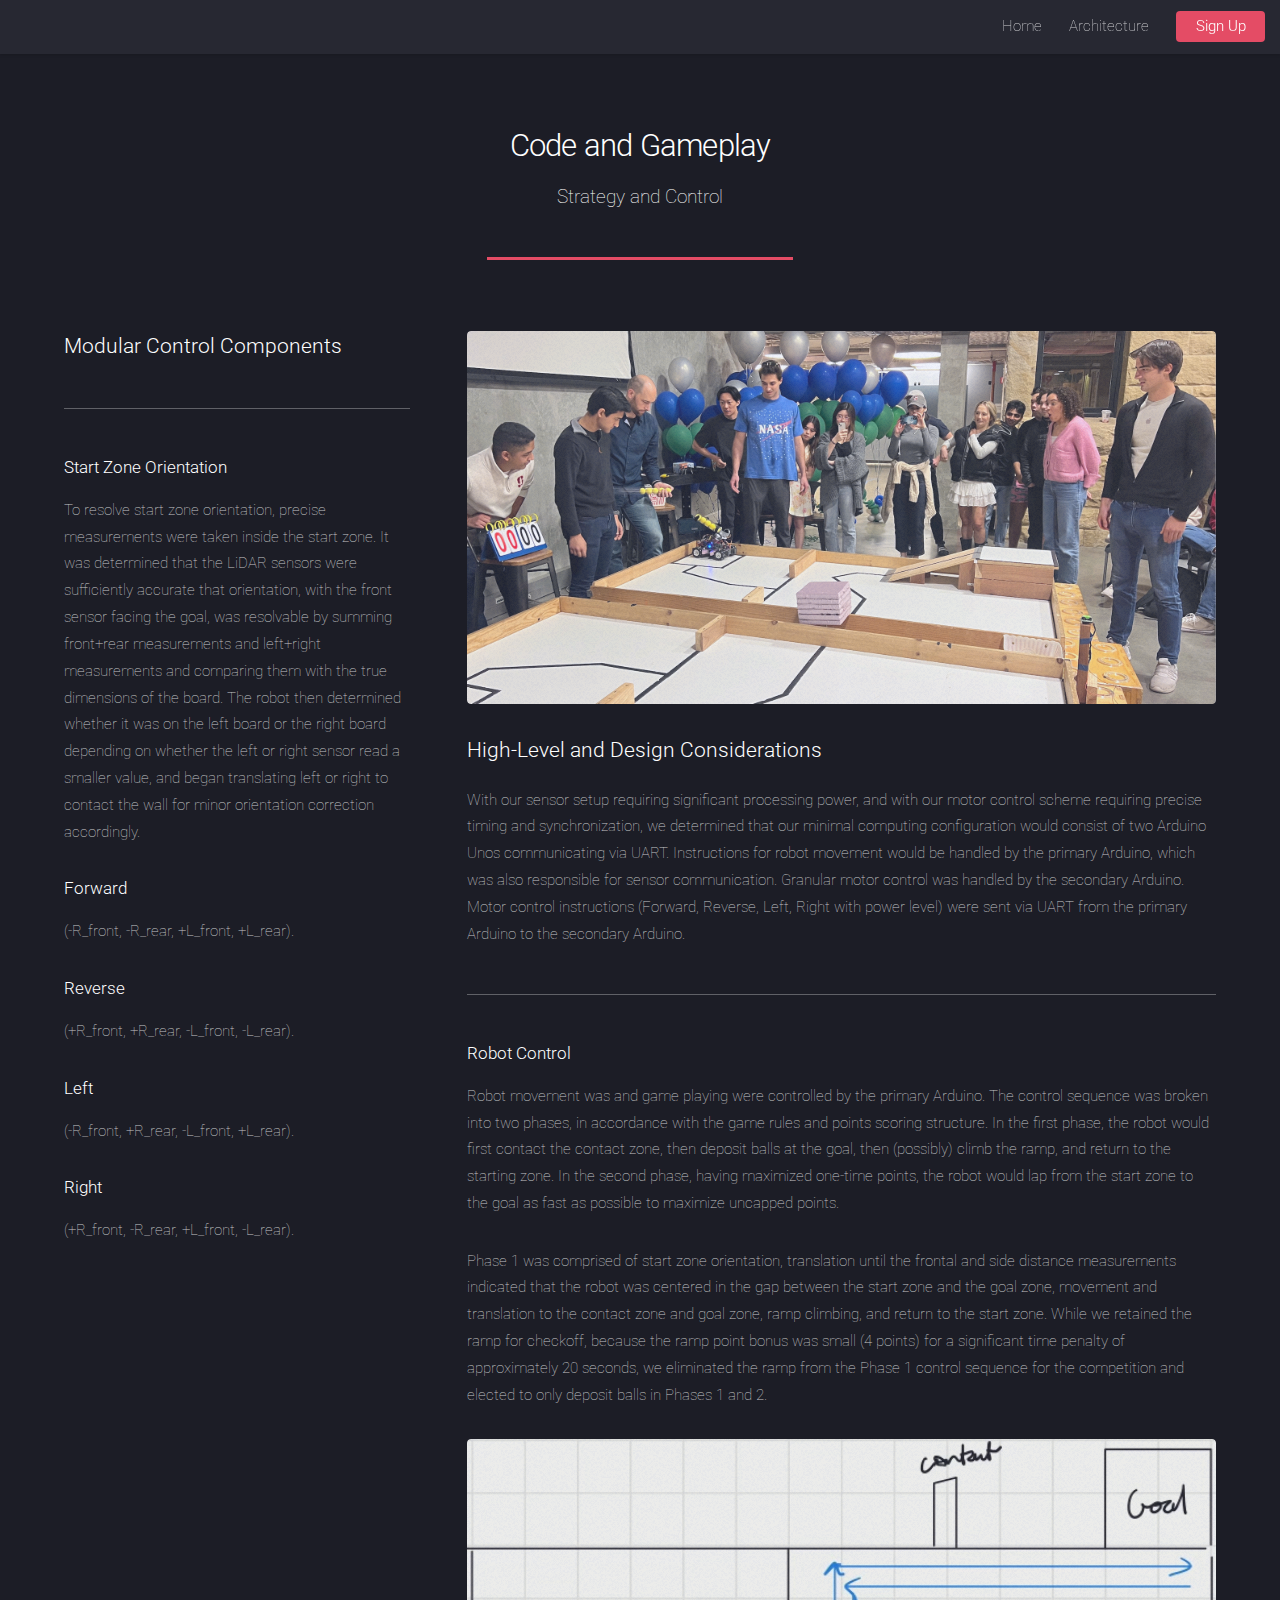
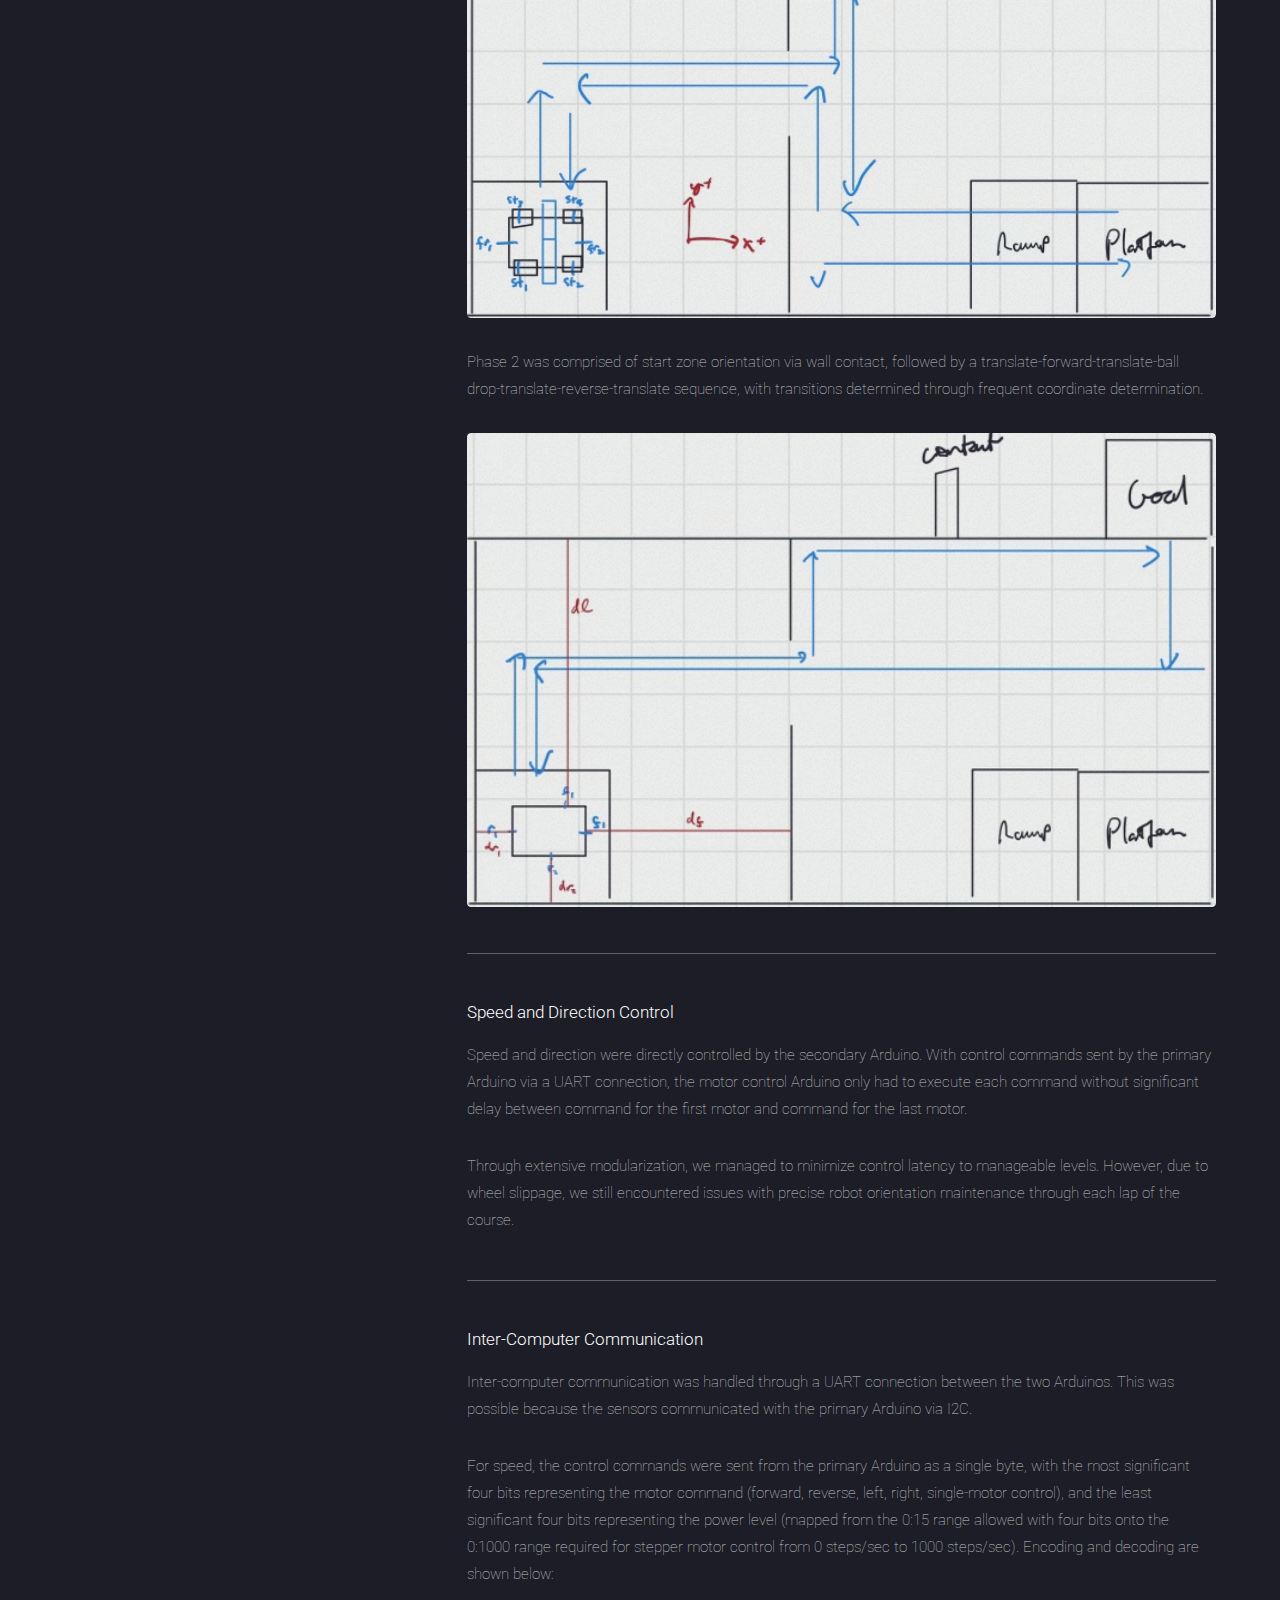
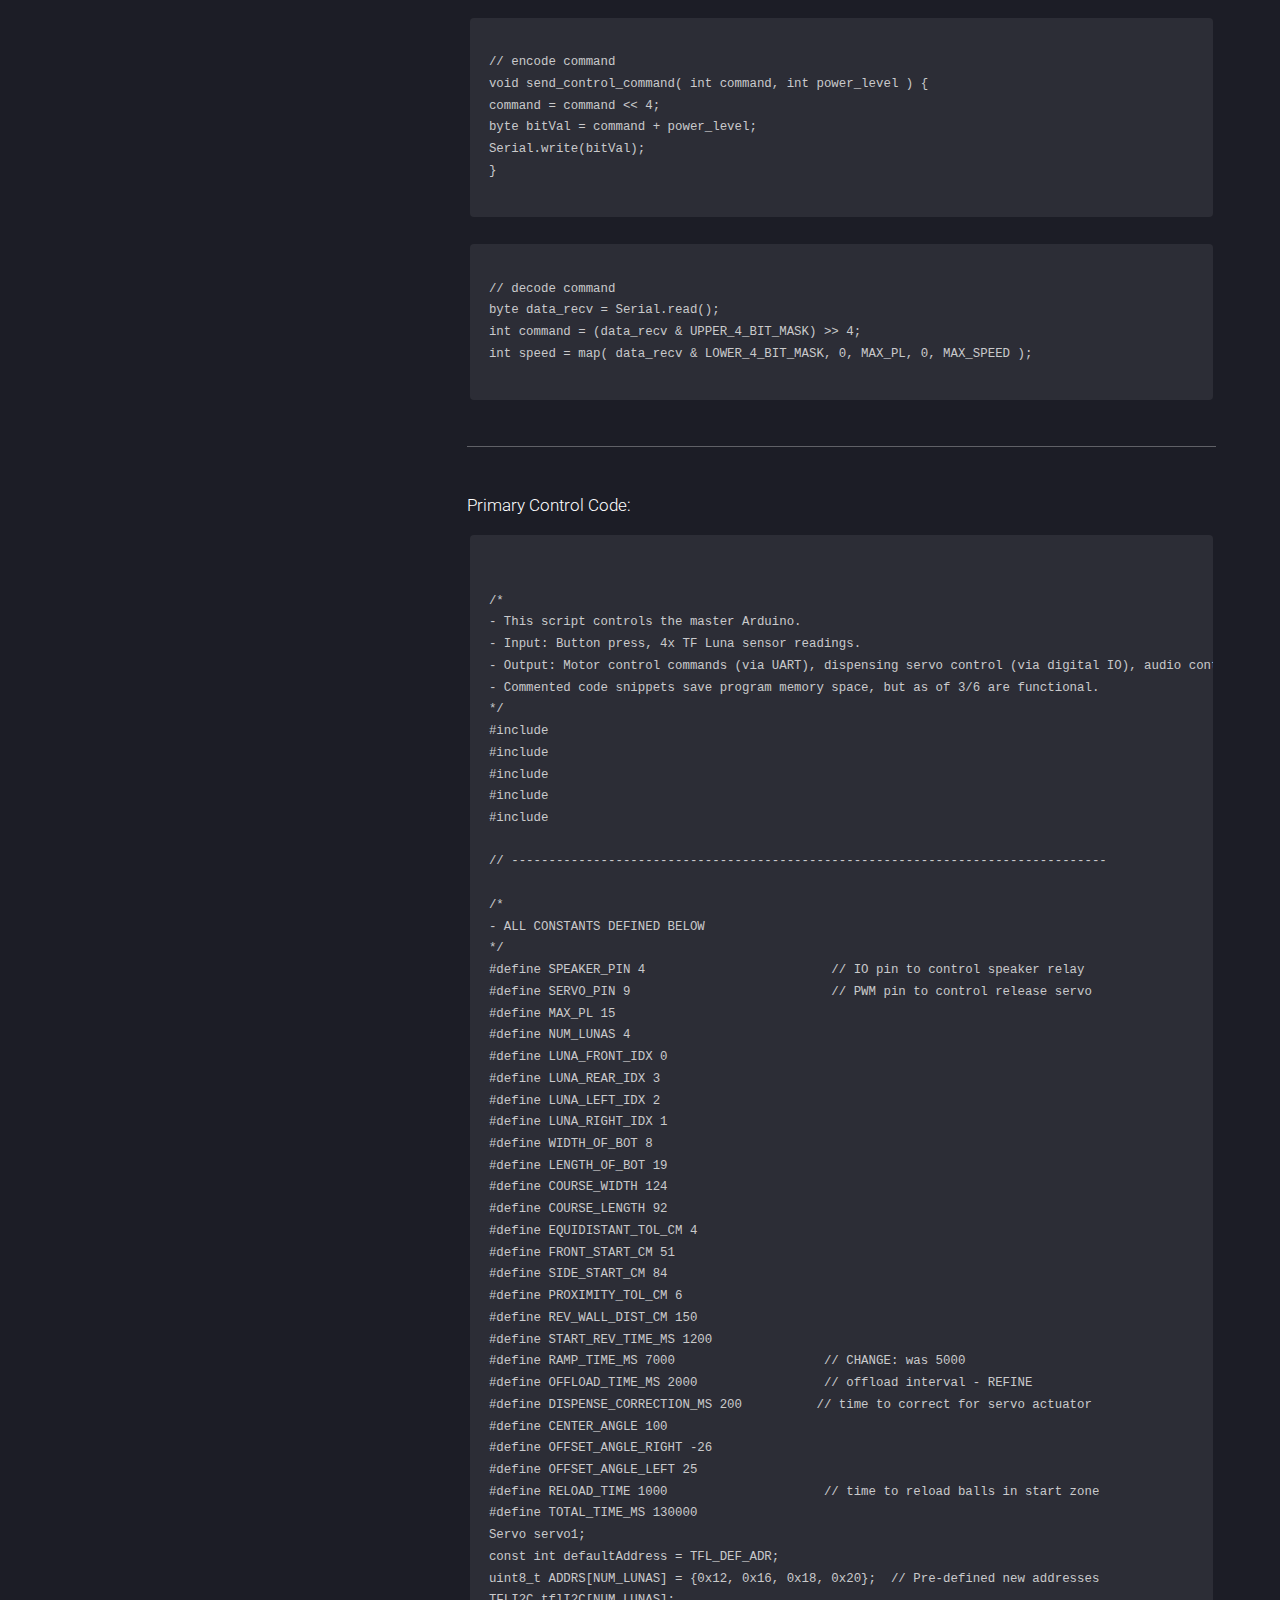
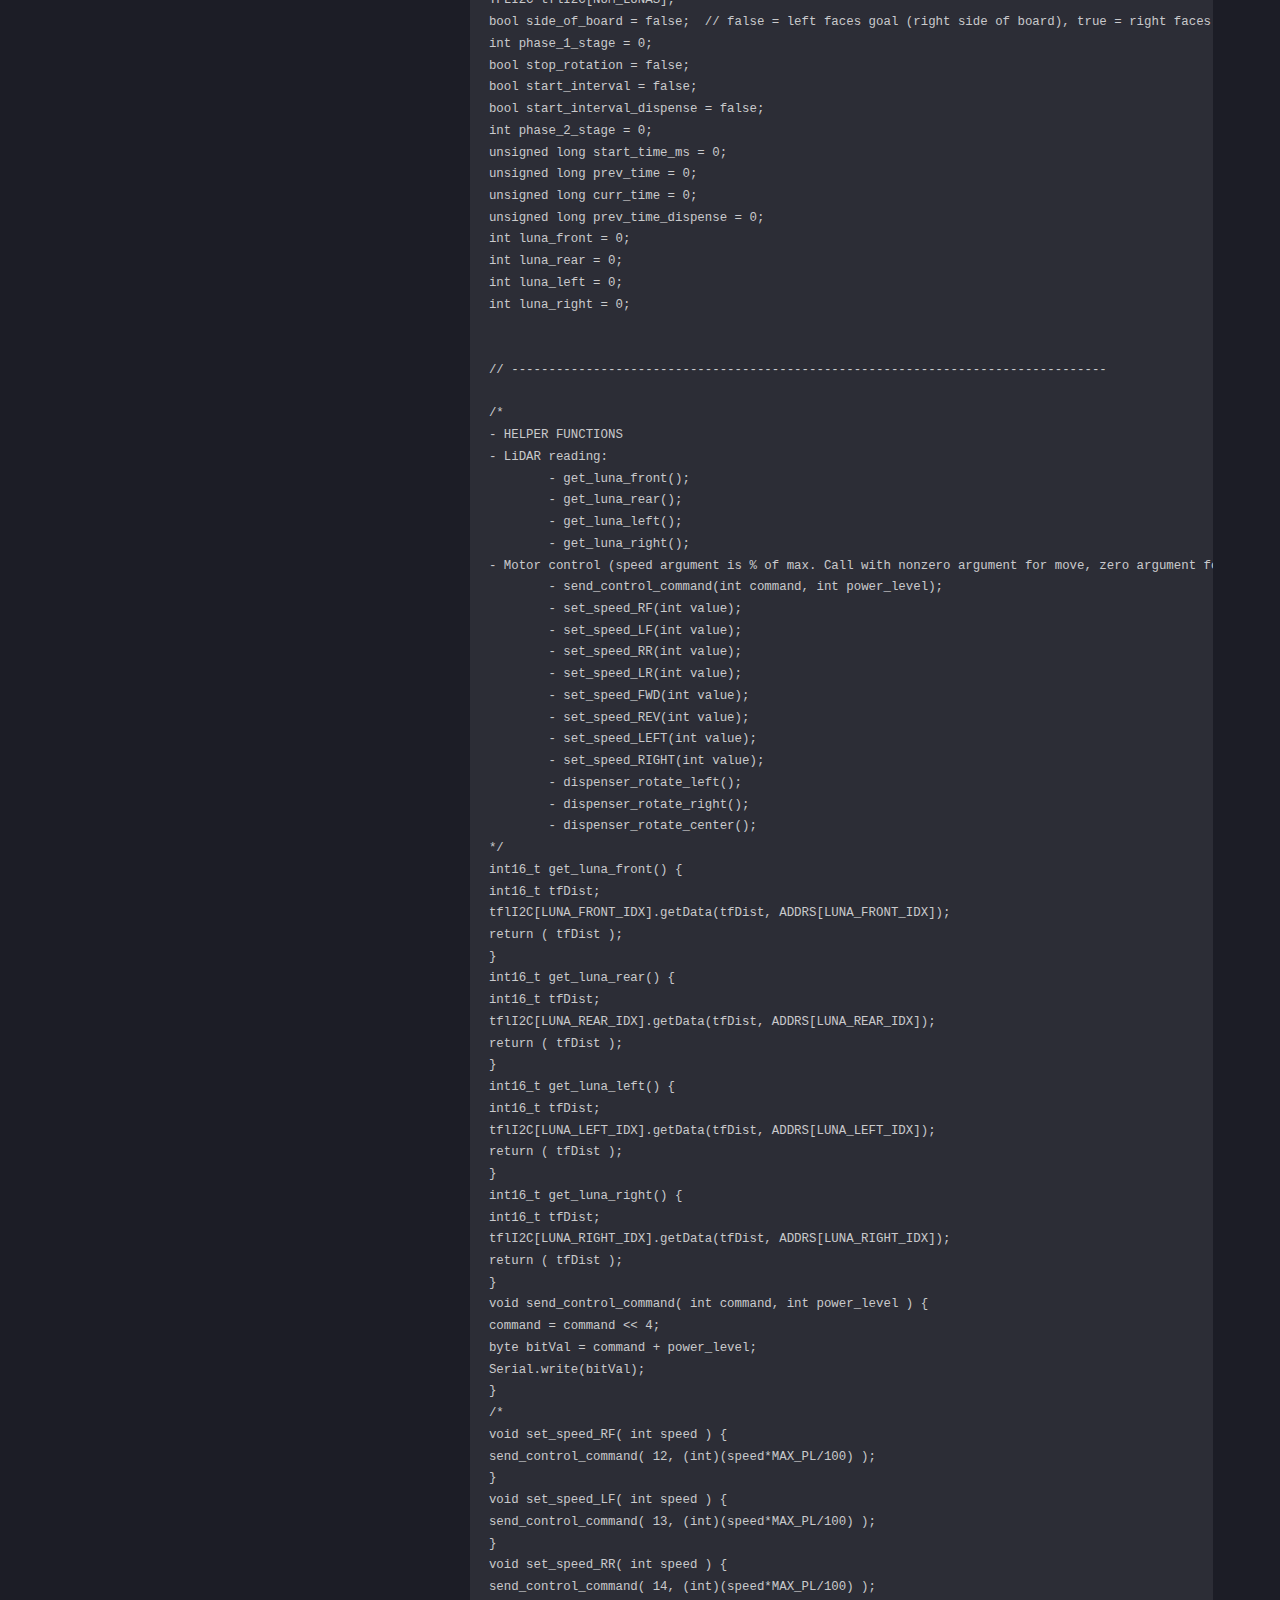
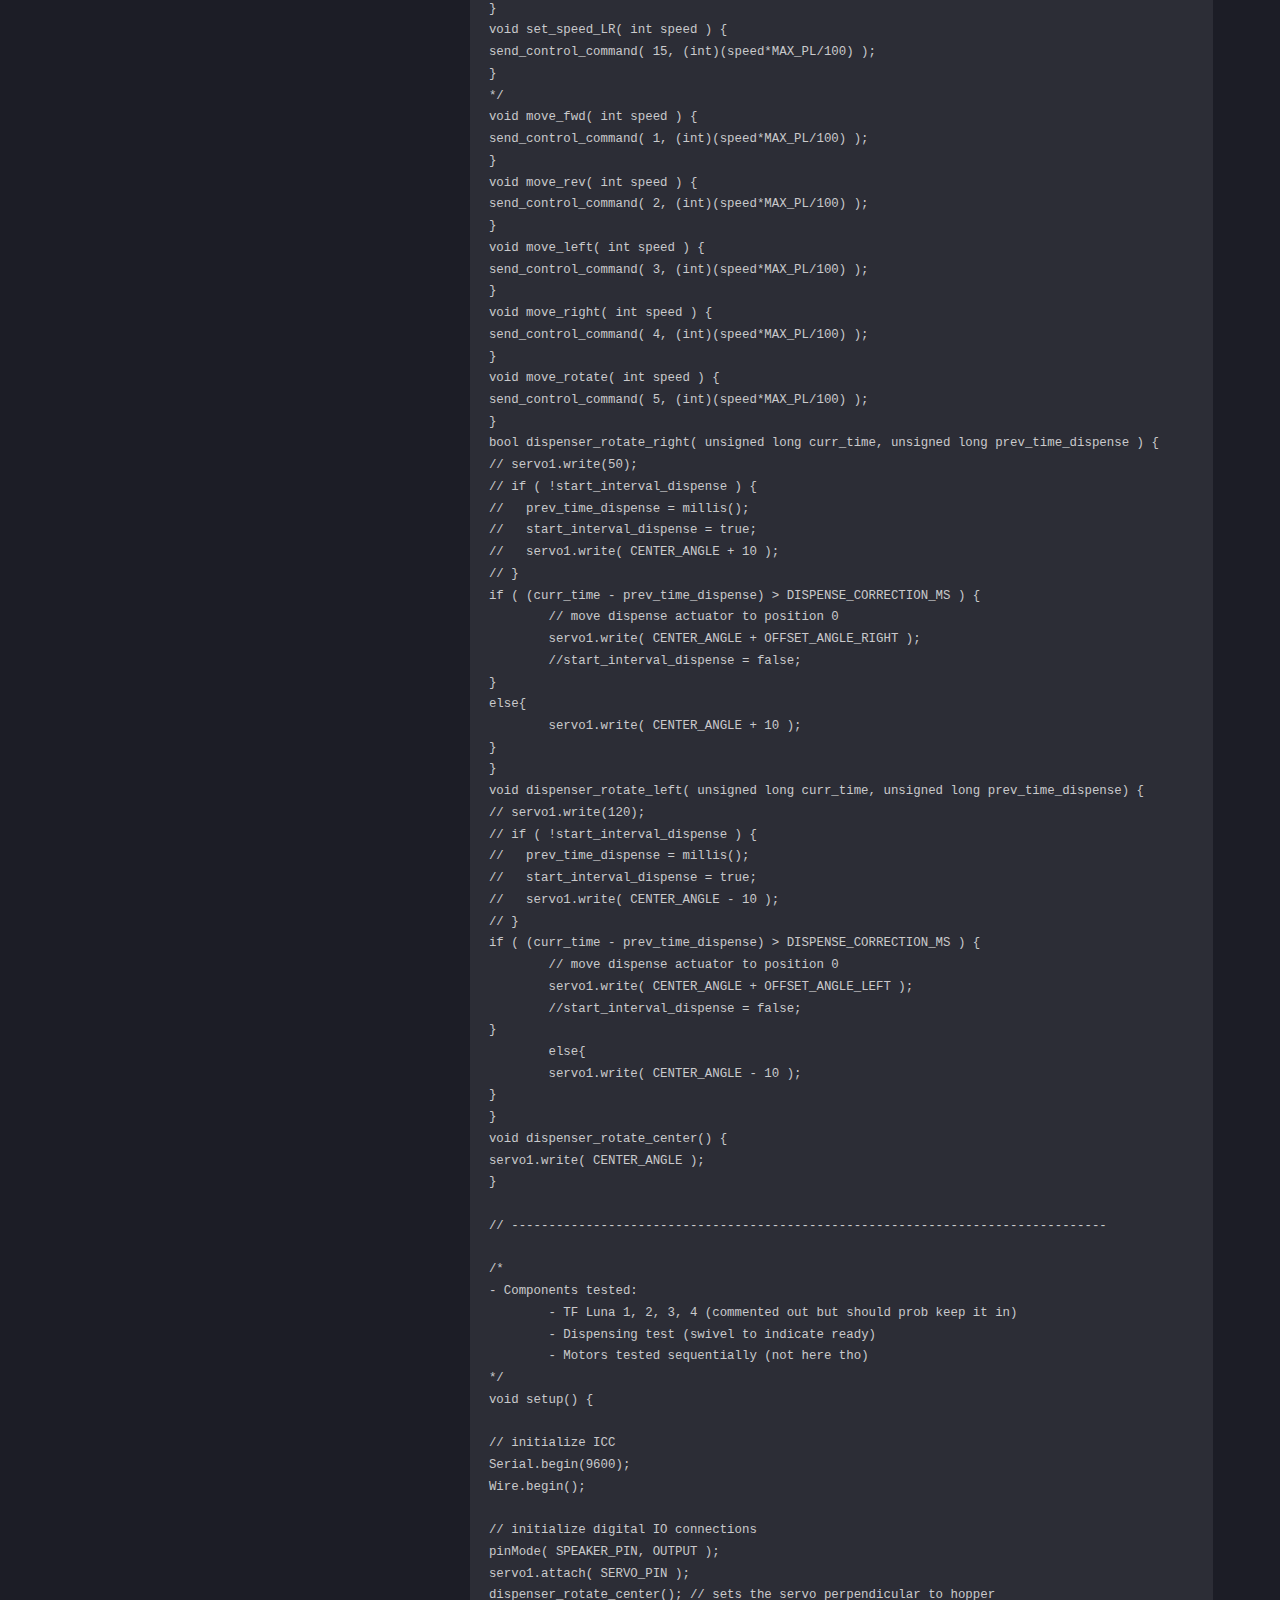
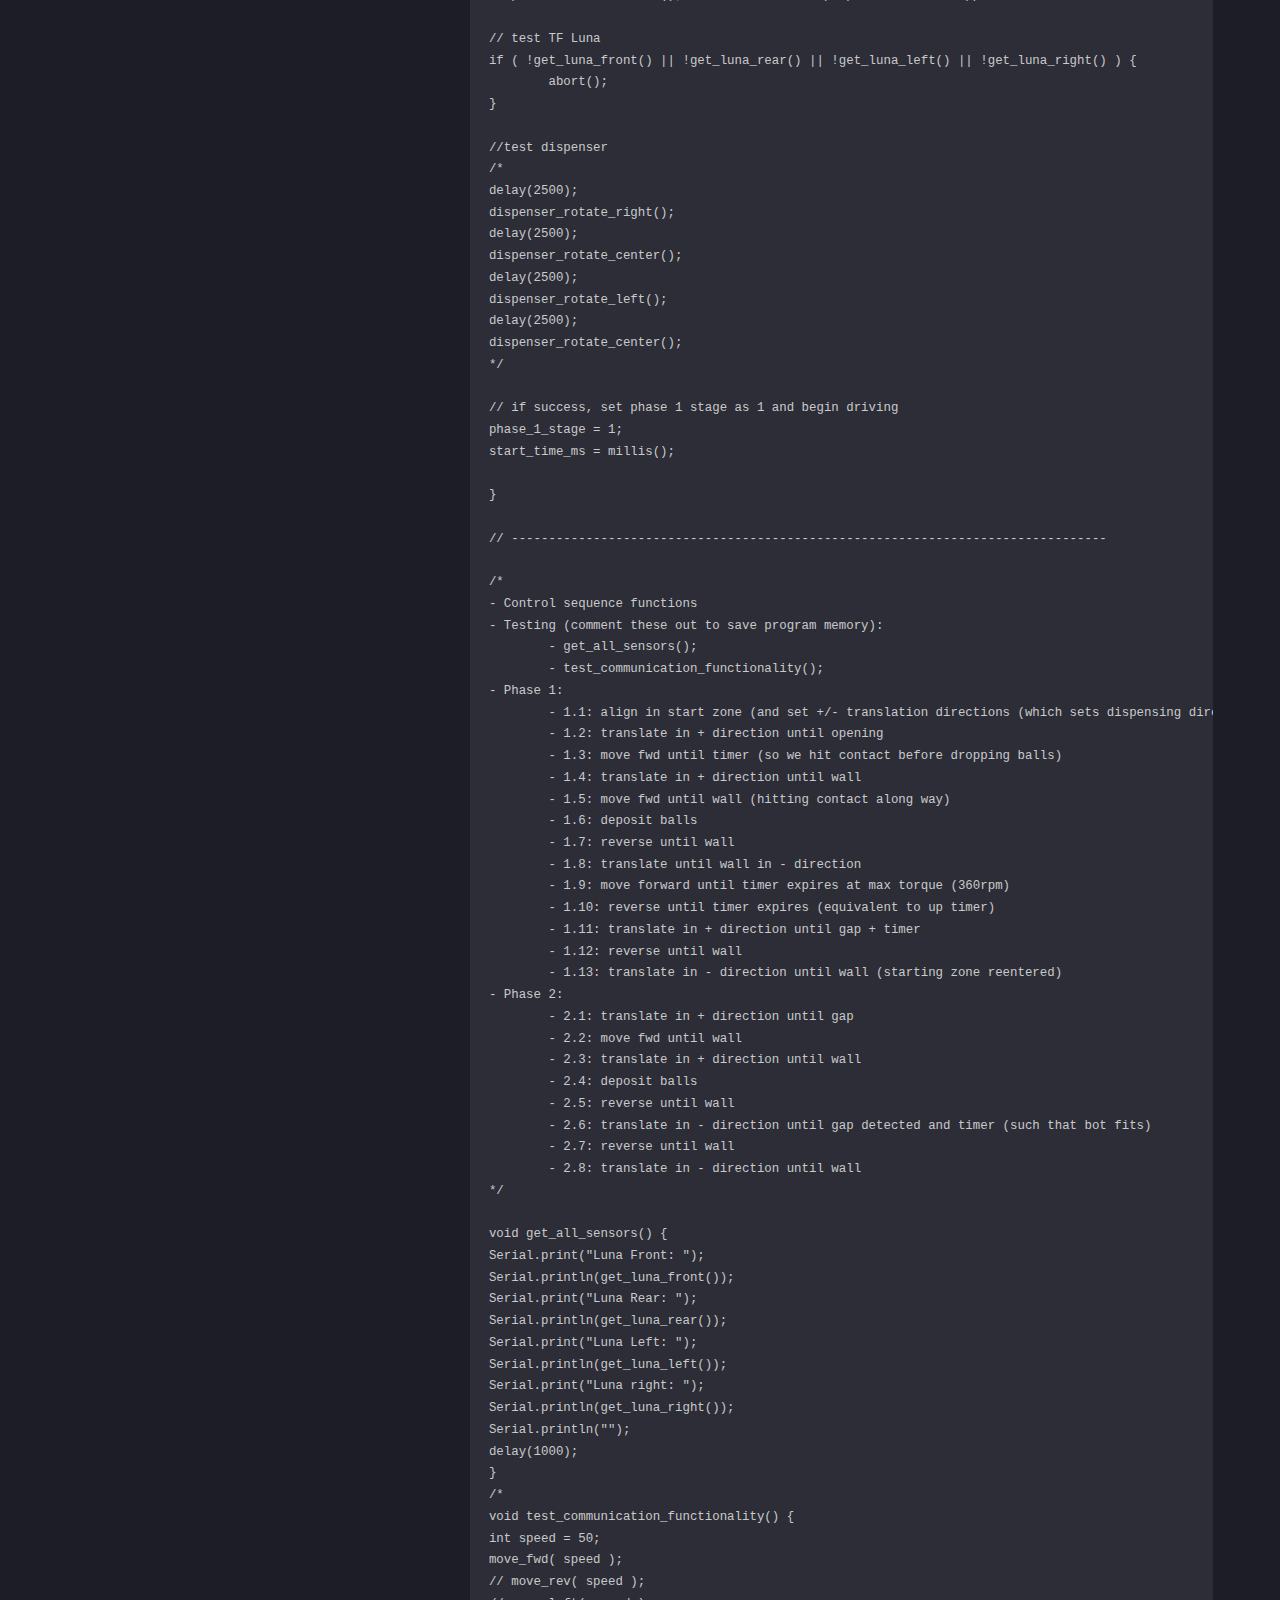
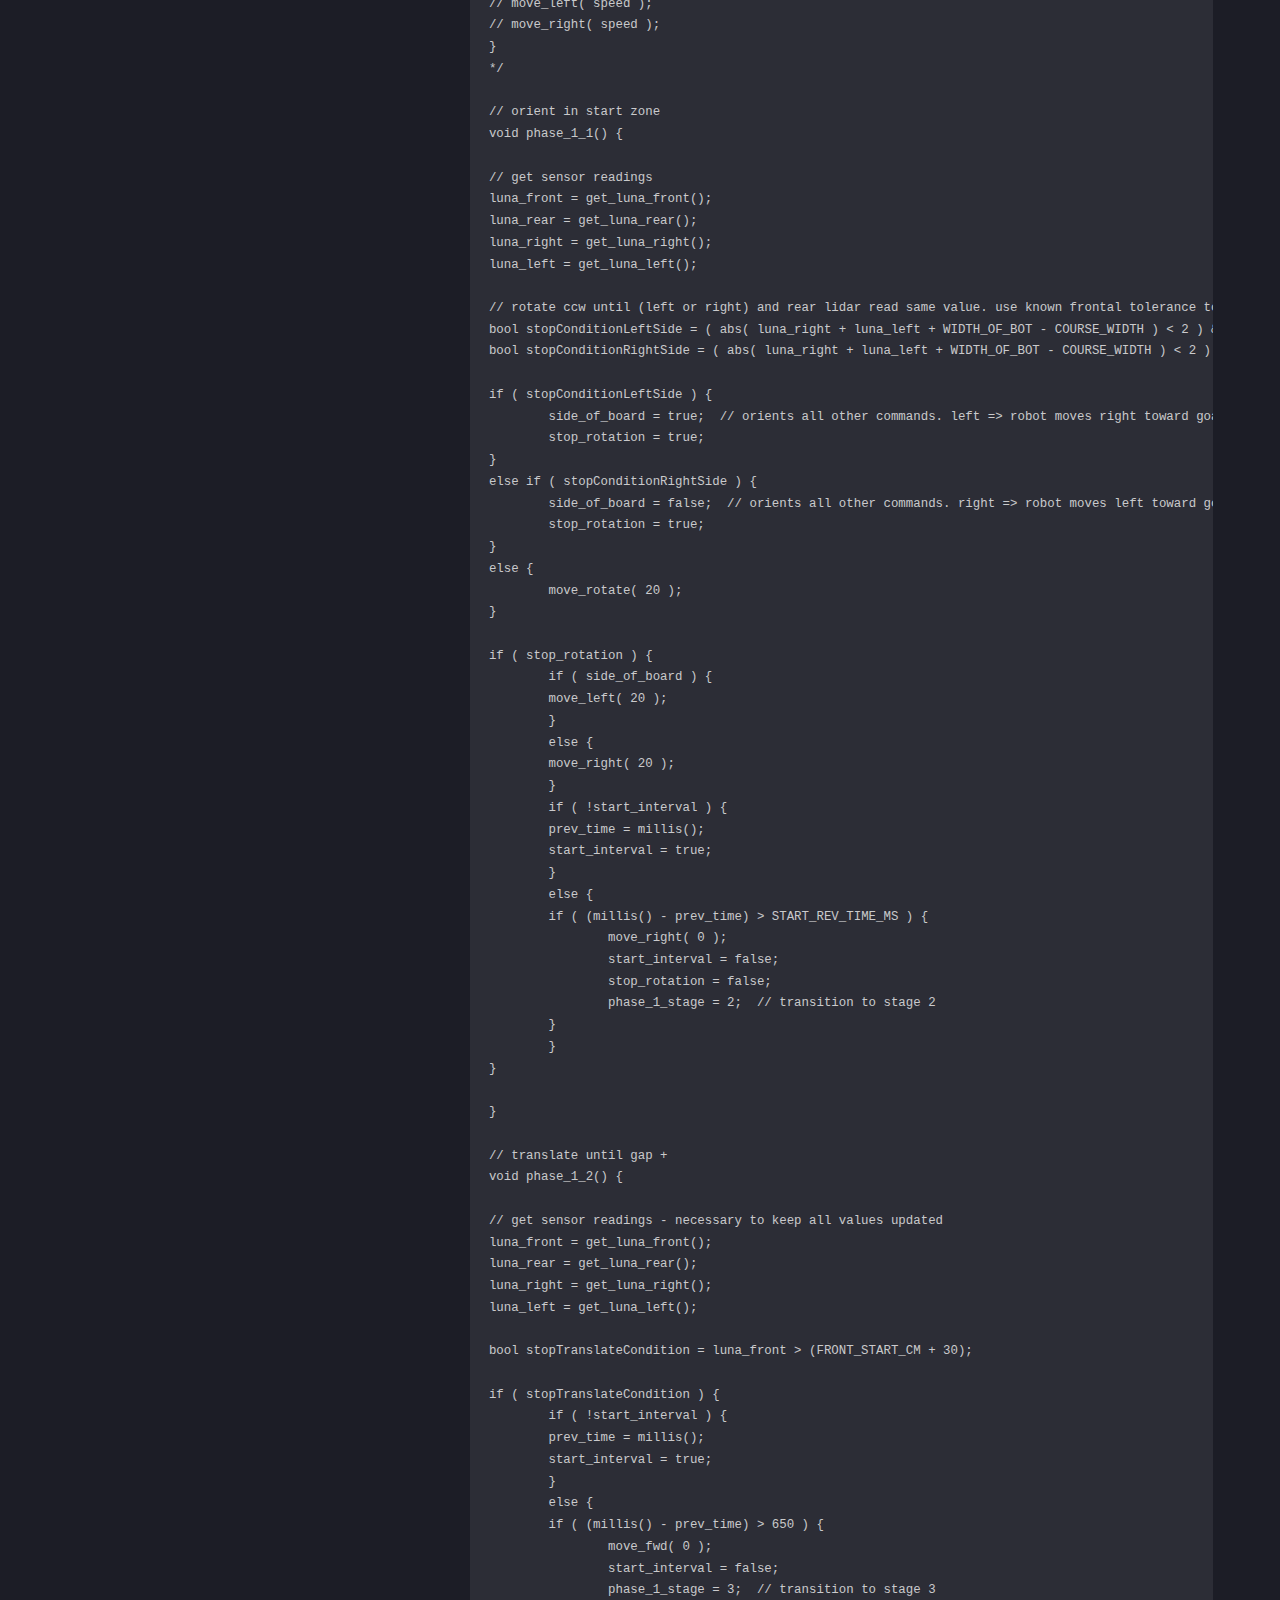
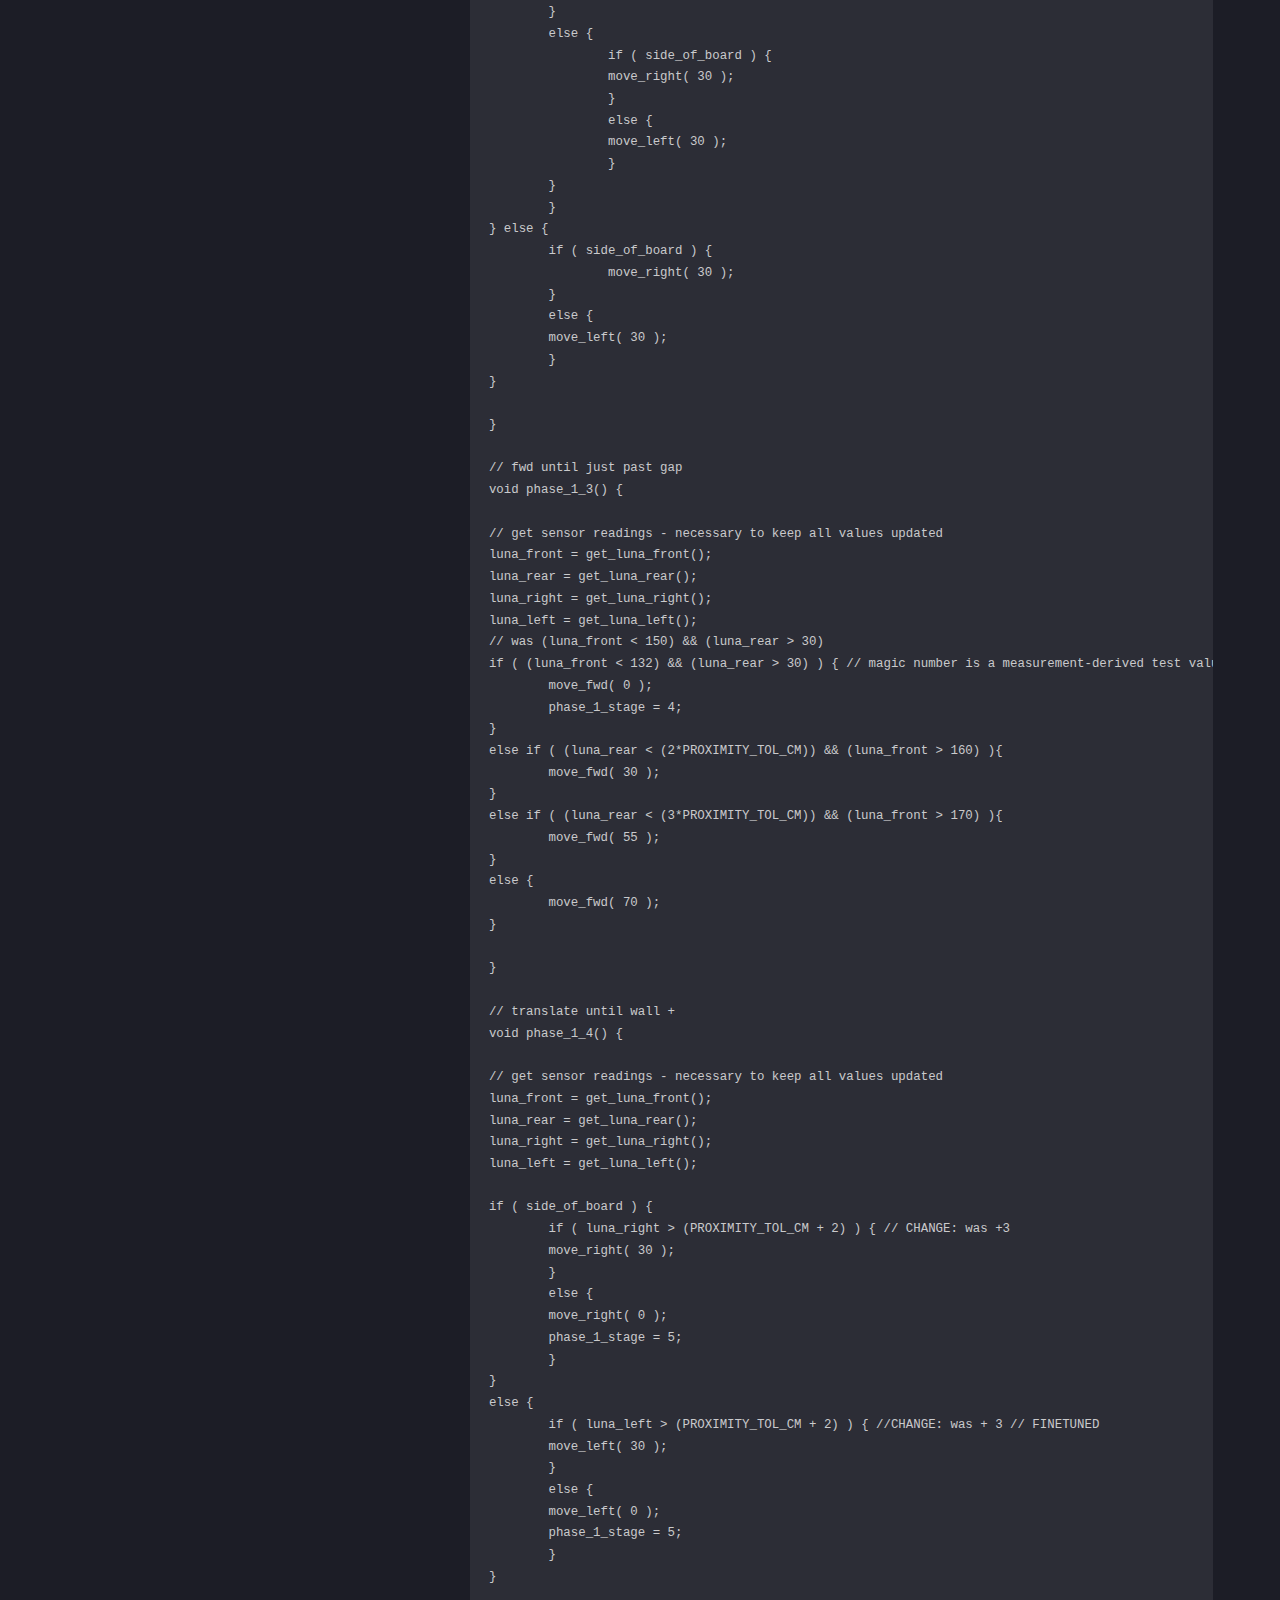
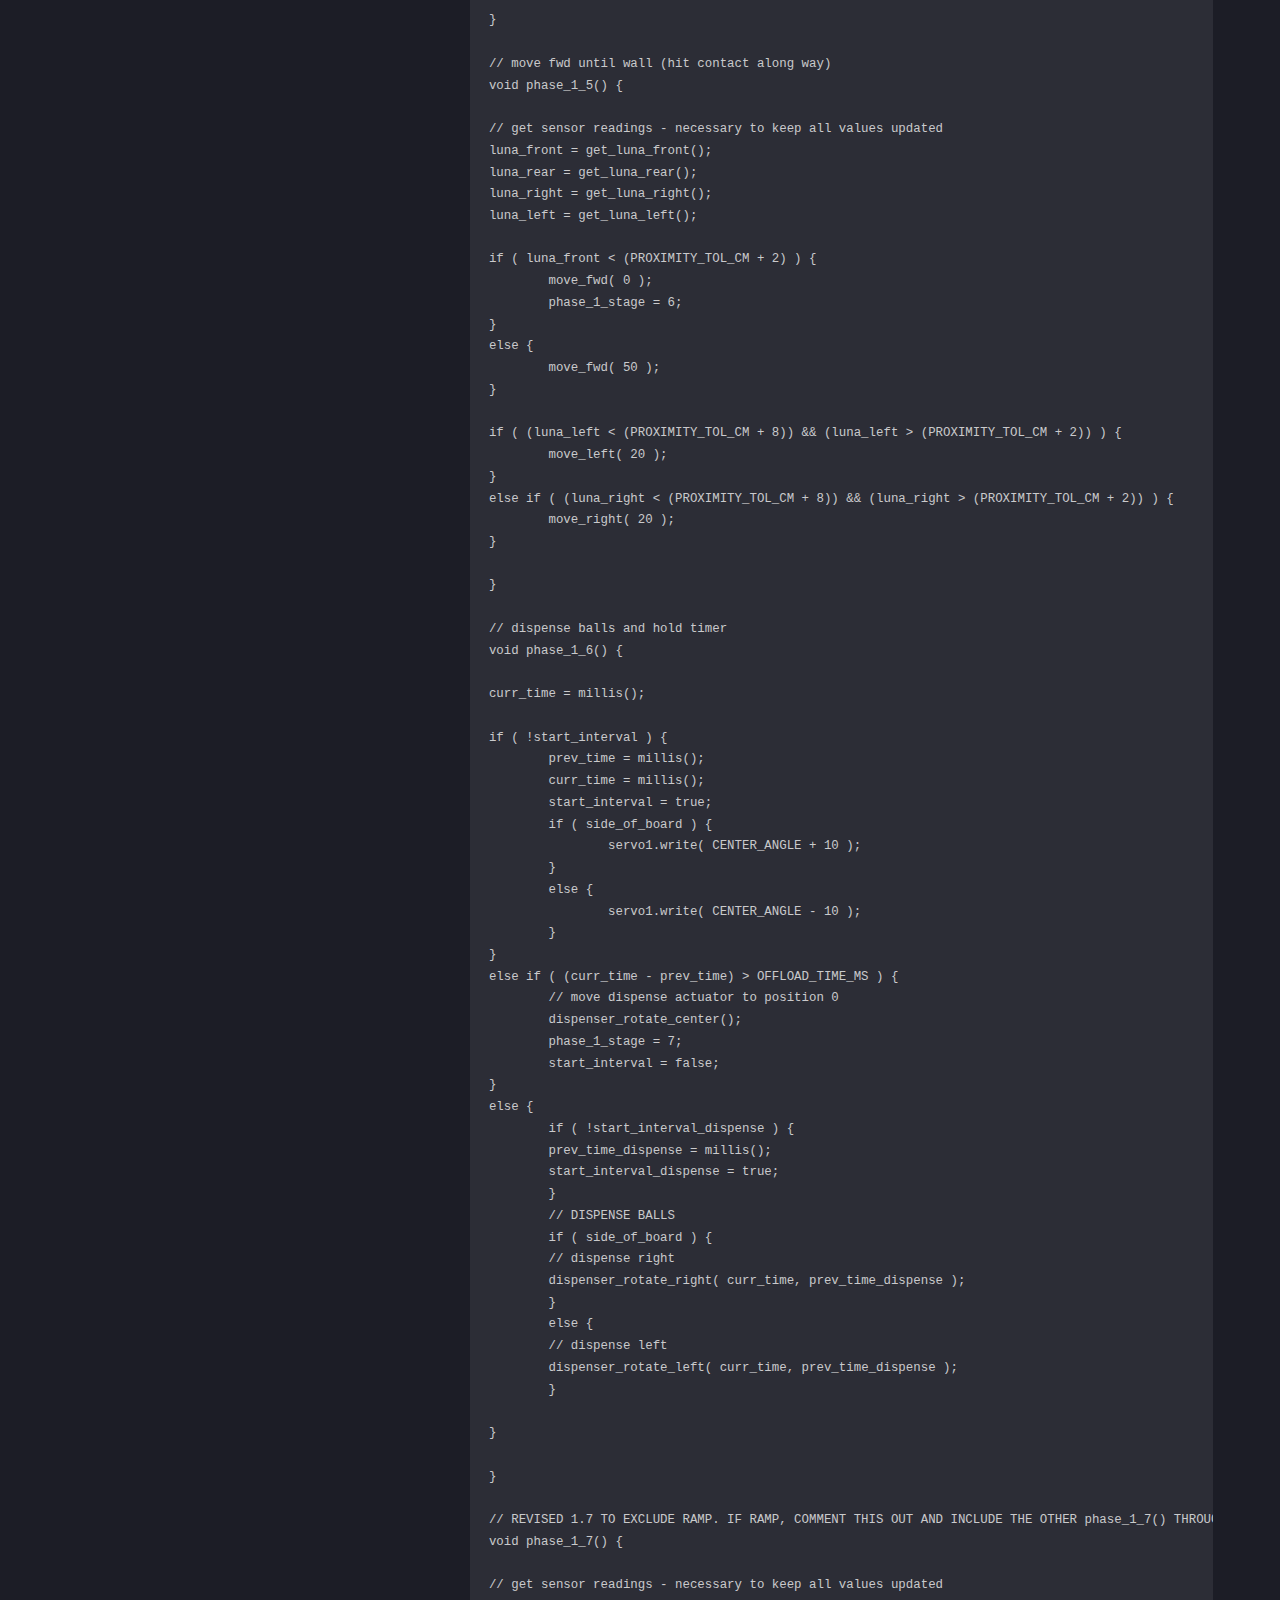
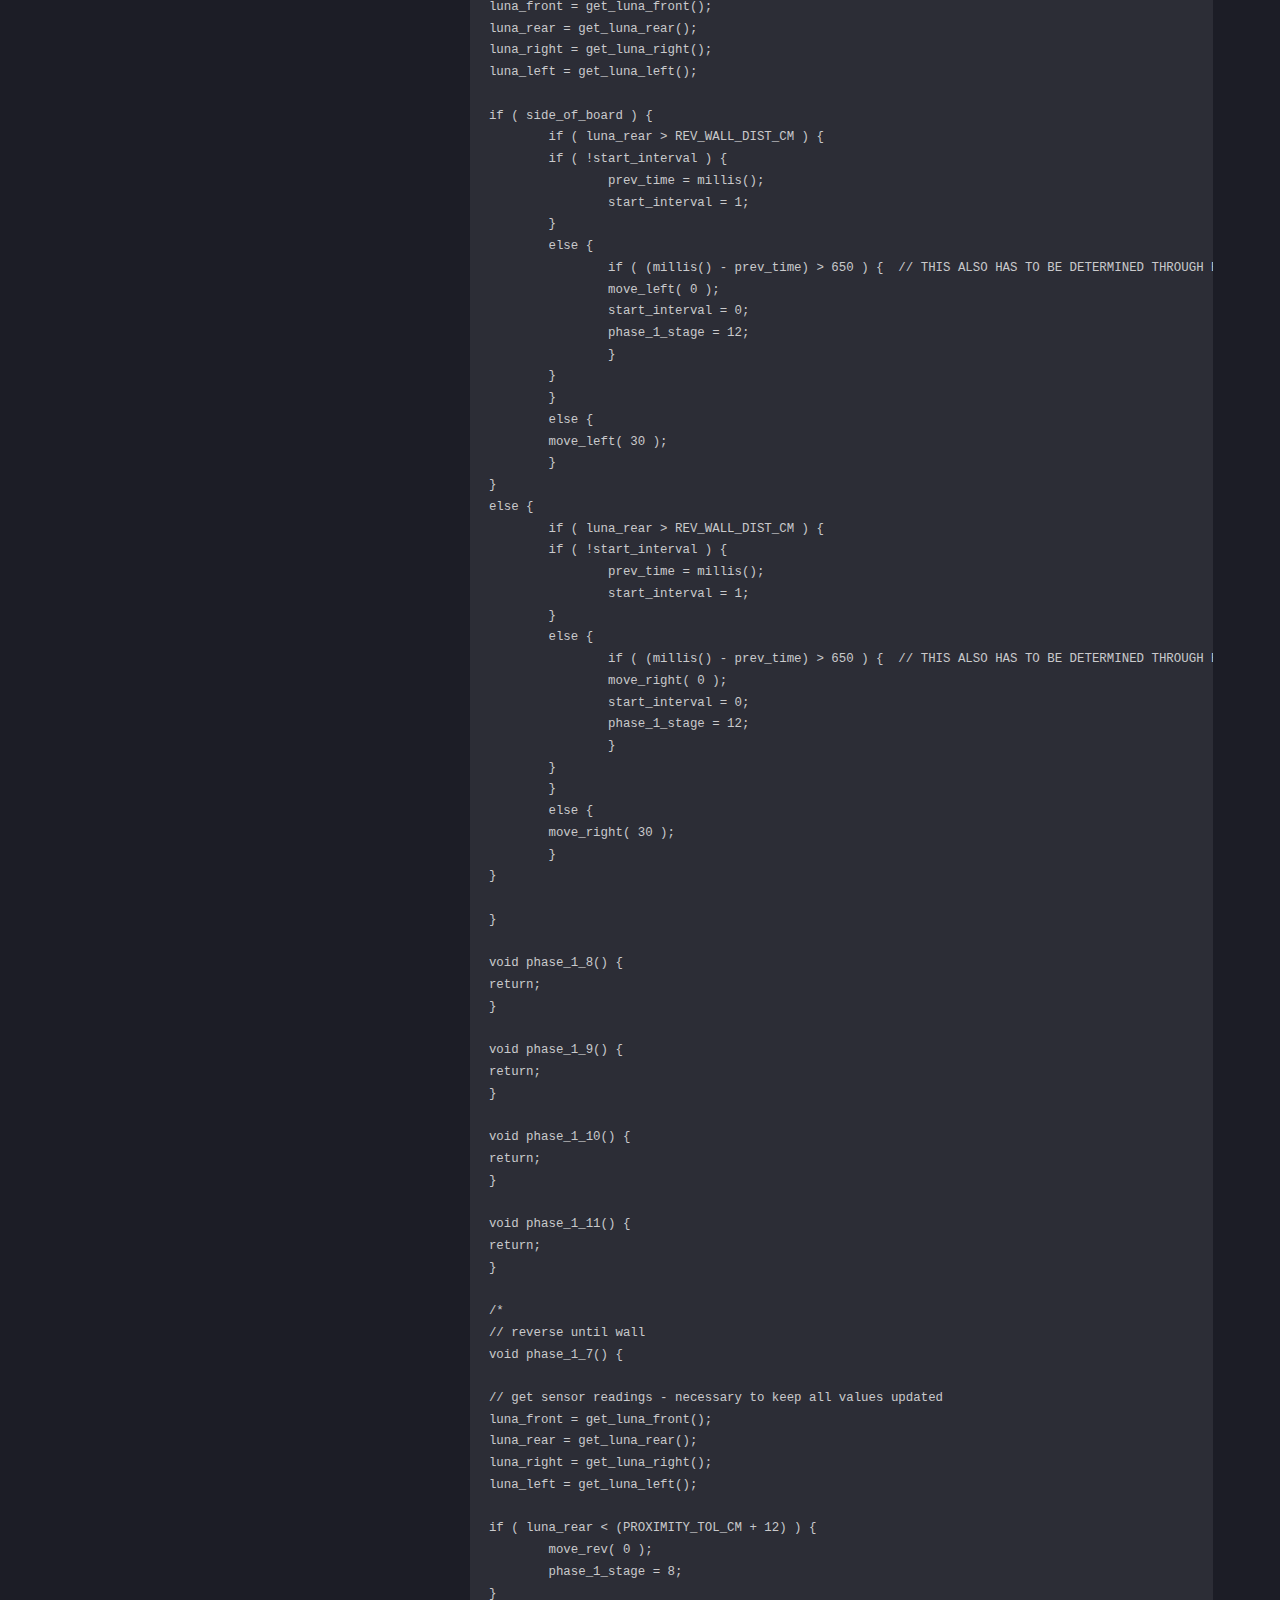
<file: code.html>
<!DOCTYPE HTML>
<html>

<head>
	<title>Code</title>
	<meta charset="utf-8" />
	<meta name="viewport" content="width=device-width, initial-scale=1, user-scalable=no" />
	<link rel="stylesheet" href="assets/css/main.css" />
	<noscript>
		<link rel="stylesheet" href="assets/css/noscript.css" />
	</noscript>
</head>

<body class="is-preload">
	<div id="page-wrapper">

		<!-- Header -->
		<header id="header">
			<!--
			<h1 id="logo"><a href="index.html">Palo Alto Dynamics</a></h1>
			-->
			<nav id="nav">
				<ul>
					<li><a href="index.html">Home</a></li>
					<li>
						<a href="#">Architecture</a>
						<ul>
							<li><a href="chassis.html">Chassis</a></li>
							<li><a href="drive.html">Drive</a></li>
							<li><a href="payload.html">Payload</a></li>
							<li><a href="sensing.html">Sensing</a></li>
							<li><a href="code.html">Control</a></li>
						</ul>
					</li>
					<li><a href="https://www.youtube.com/watch?v=dQw4w9WgXcQ&ab_channel=RickAstley"
							class="button primary">Sign Up</a></li>
				</ul>
			</nav>
		</header>

		<!-- Main -->
		<div id="main" class="wrapper style1">
			<div class="container">
				<header class="major">
					<h2>Code and Gameplay</h2>
					<p>Strategy and Control</p>
					<!--
					<p>Ipsum dolor feugiat aliquam tempus sed magna lorem consequat accumsan</p>
					-->
				</header>
				<div class="row gtr-150">
					<div class="col-4 col-12-medium">

						<!-- Sidebar -->
						<section id="sidebar">
							<h3>Modular Control Components</h3>
							<hr />
							<section>
								<h4>Start Zone Orientation</h4>
								<p>To resolve start zone orientation, precise measurements were taken inside the start
									zone. It was determined that the LiDAR sensors were sufficiently accurate that
									orientation, with the front sensor facing the goal, was resolvable by summing
									front+rear measurements and left+right measurements and comparing them with the true
									dimensions of the board. The robot then determined whether it was on the left board
									or the right board depending on whether the left or right sensor read a smaller
									value, and began translating left or right to contact the wall for minor orientation
									correction accordingly.
								</p>
								<h4>Forward</h4>
								<p>(-R_front, -R_rear, +L_front, +L_rear).</p>
								<h4>Reverse</h4>
								<p>(+R_front, +R_rear, -L_front, -L_rear).</p>
								<h4>Left</h4>
								<p>(-R_front, +R_rear, -L_front, +L_rear).</p>
								<h4>Right</h4>
								<p>(+R_front, -R_rear, +L_front, -L_rear).</p>
							</section>
						</section>

					</div>
					<div class="col-8 col-12-medium imp-medium">

						<!-- Content -->
						<section id="content">
							<a href="#" class="image fit"><img src="images/gameplay_photo.jpg" alt="" /></a>
							<h3>High-Level and Design Considerations</h3>
							<p>With our sensor setup requiring significant processing power, and with our motor control
								scheme requiring precise timing and synchronization, we determined that our minimal
								computing configuration would consist of two Arduino Unos communicating via UART.
								Instructions for robot movement would be handled by the primary Arduino, which was also
								responsible for sensor communication. Granular motor control was handled by the
								secondary Arduino. Motor control instructions (Forward, Reverse, Left, Right with power
								level) were sent via UART from the primary Arduino to the secondary Arduino.
							</p>
							<hr />
							<section>
								<h4>Robot Control</h4>
								<p>Robot movement was and game playing were controlled by the primary Arduino. The
									control sequence was broken into two phases, in accordance with the game rules and
									points scoring structure. In the first phase, the robot would first contact the
									contact zone, then deposit balls at the goal, then (possibly) climb the ramp, and
									return to the starting zone. In the second phase, having maximized one-time points,
									the robot would lap from the start zone to the goal as fast as possible to maximize
									uncapped points.
								</p>
								<p>Phase 1 was comprised of start zone orientation, translation until the frontal and
									side distance measurements indicated that the robot was centered in the gap between
									the start zone and the goal zone, movement and translation to the contact zone and
									goal zone, ramp climbing, and return to the start zone. While we retained the ramp
									for checkoff, because the ramp point bonus was small (4 points) for a significant
									time penalty of approximately 20 seconds, we eliminated the ramp from the Phase 1
									control sequence for the competition and elected to only deposit balls in Phases 1
									and 2.
								</p>
								<a href="#" class="image fit"><img src="images/phase1.jpg" alt="" /></a>
								<p>Phase 2 was comprised of start zone orientation via wall contact, followed by a
									translate-forward-translate-ball drop-translate-reverse-translate sequence, with
									transitions determined through frequent coordinate determination.
								</p>
								<a href="#" class="image fit"><img src="images/phase2.jpg" alt="" /></a>
							</section>
							<hr />
							<section>
								<h4>Speed and Direction Control</h4>
								<p>Speed and direction were directly controlled by the secondary Arduino. With control
									commands sent by the primary Arduino via a UART connection, the motor control
									Arduino only had to execute each command without significant delay between command
									for the first motor and command for the last motor.
								</p>
								<p>Through extensive modularization, we managed to minimize control latency to
									manageable levels. However, due to wheel slippage, we still encountered issues with
									precise robot orientation maintenance through each lap of the course.
								</p>
							</section>
							<hr />
							<section>
								<h4>Inter-Computer Communication</h4>
								<p>Inter-computer communication was handled through a UART connection between the two
									Arduinos. This was possible because the sensors communicated with the primary
									Arduino via I2C.
								</p>
								<p>For speed, the control commands were sent from the primary Arduino as a single byte,
									with the most significant four bits representing the motor command (forward,
									reverse, left, right, single-motor control), and the least significant four bits
									representing the power level (mapped from the 0:15 range allowed with four bits onto
									the 0:1000 range required for stepper motor control from 0 steps/sec to 1000
									steps/sec). Encoding and decoding are shown below:
								</p>
								<pre><code>
// encode command
void send_control_command( int command, int power_level ) {
command = command << 4;
byte bitVal = command + power_level;
Serial.write(bitVal);
}
								</code></pre>
								<pre><code>
// decode command
byte data_recv = Serial.read();
int command = (data_recv & UPPER_4_BIT_MASK) >> 4;
int speed = map( data_recv & LOWER_4_BIT_MASK, 0, MAX_PL, 0, MAX_SPEED );
								</code></pre>
							</section>
							<hr />
							<section>
								<h4>Primary Control Code:</h4>
								<pre><code>

/*
- This script controls the master Arduino. 
- Input: Button press, 4x TF Luna sensor readings. 
- Output: Motor control commands (via UART), dispensing servo control (via digital IO), audio control (via digital IO). 
- Commented code snippets save program memory space, but as of 3/6 are functional.
*/
#include <Arduino.h>
#include <Wire.h>
#include <Servo.h>
#include <TFLI2C.h>
#include <Servo.h>

// --------------------------------------------------------------------------------

/*
- ALL CONSTANTS DEFINED BELOW
*/
#define SPEAKER_PIN 4                         // IO pin to control speaker relay
#define SERVO_PIN 9                           // PWM pin to control release servo
#define MAX_PL 15
#define NUM_LUNAS 4
#define LUNA_FRONT_IDX 0
#define LUNA_REAR_IDX 3
#define LUNA_LEFT_IDX 2
#define LUNA_RIGHT_IDX 1
#define WIDTH_OF_BOT 8
#define LENGTH_OF_BOT 19
#define COURSE_WIDTH 124
#define COURSE_LENGTH 92
#define EQUIDISTANT_TOL_CM 4
#define FRONT_START_CM 51
#define SIDE_START_CM 84
#define PROXIMITY_TOL_CM 6
#define REV_WALL_DIST_CM 150
#define START_REV_TIME_MS 1200
#define RAMP_TIME_MS 7000                    // CHANGE: was 5000
#define OFFLOAD_TIME_MS 2000                 // offload interval - REFINE
#define DISPENSE_CORRECTION_MS 200          // time to correct for servo actuator
#define CENTER_ANGLE 100
#define OFFSET_ANGLE_RIGHT -26
#define OFFSET_ANGLE_LEFT 25
#define RELOAD_TIME 1000                     // time to reload balls in start zone
#define TOTAL_TIME_MS 130000
Servo servo1;
const int defaultAddress = TFL_DEF_ADR;
uint8_t ADDRS[NUM_LUNAS] = {0x12, 0x16, 0x18, 0x20};  // Pre-defined new addresses
TFLI2C tflI2C[NUM_LUNAS];
bool side_of_board = false;  // false = left faces goal (right side of board), true = right faces goal (left side of board)
int phase_1_stage = 0;
bool stop_rotation = false;
bool start_interval = false;
bool start_interval_dispense = false;
int phase_2_stage = 0;
unsigned long start_time_ms = 0;
unsigned long prev_time = 0;
unsigned long curr_time = 0;
unsigned long prev_time_dispense = 0;
int luna_front = 0;
int luna_rear = 0;
int luna_left = 0;
int luna_right = 0;


// --------------------------------------------------------------------------------

/*
- HELPER FUNCTIONS
- LiDAR reading: 
	- get_luna_front(); 
	- get_luna_rear();
	- get_luna_left();
	- get_luna_right();
- Motor control (speed argument is % of max. Call with nonzero argument for move, zero argument for stop): 
	- send_control_command(int command, int power_level);
	- set_speed_RF(int value);
	- set_speed_LF(int value);
	- set_speed_RR(int value);
	- set_speed_LR(int value);
	- set_speed_FWD(int value);
	- set_speed_REV(int value);
	- set_speed_LEFT(int value);
	- set_speed_RIGHT(int value);
	- dispenser_rotate_left();
	- dispenser_rotate_right();
	- dispenser_rotate_center();
*/
int16_t get_luna_front() {
int16_t tfDist;
tflI2C[LUNA_FRONT_IDX].getData(tfDist, ADDRS[LUNA_FRONT_IDX]);
return ( tfDist ); 
}
int16_t get_luna_rear() {
int16_t tfDist;
tflI2C[LUNA_REAR_IDX].getData(tfDist, ADDRS[LUNA_REAR_IDX]);
return ( tfDist );
}
int16_t get_luna_left() {
int16_t tfDist;
tflI2C[LUNA_LEFT_IDX].getData(tfDist, ADDRS[LUNA_LEFT_IDX]);
return ( tfDist );
}
int16_t get_luna_right() {
int16_t tfDist;
tflI2C[LUNA_RIGHT_IDX].getData(tfDist, ADDRS[LUNA_RIGHT_IDX]);
return ( tfDist );
}
void send_control_command( int command, int power_level ) {
command = command << 4;
byte bitVal = command + power_level;
Serial.write(bitVal);
}
/*
void set_speed_RF( int speed ) {
send_control_command( 12, (int)(speed*MAX_PL/100) );
}
void set_speed_LF( int speed ) {
send_control_command( 13, (int)(speed*MAX_PL/100) );
}
void set_speed_RR( int speed ) {
send_control_command( 14, (int)(speed*MAX_PL/100) );
}
void set_speed_LR( int speed ) {
send_control_command( 15, (int)(speed*MAX_PL/100) );
}
*/
void move_fwd( int speed ) {
send_control_command( 1, (int)(speed*MAX_PL/100) );
}
void move_rev( int speed ) {
send_control_command( 2, (int)(speed*MAX_PL/100) );
}
void move_left( int speed ) {
send_control_command( 3, (int)(speed*MAX_PL/100) );
}
void move_right( int speed ) {
send_control_command( 4, (int)(speed*MAX_PL/100) );
}
void move_rotate( int speed ) {
send_control_command( 5, (int)(speed*MAX_PL/100) );
}
bool dispenser_rotate_right( unsigned long curr_time, unsigned long prev_time_dispense ) {
// servo1.write(50);
// if ( !start_interval_dispense ) {
//   prev_time_dispense = millis();
//   start_interval_dispense = true;
//   servo1.write( CENTER_ANGLE + 10 );
// } 
if ( (curr_time - prev_time_dispense) > DISPENSE_CORRECTION_MS ) {
	// move dispense actuator to position 0
	servo1.write( CENTER_ANGLE + OFFSET_ANGLE_RIGHT );
	//start_interval_dispense = false;
} 
else{
	servo1.write( CENTER_ANGLE + 10 );
}
}
void dispenser_rotate_left( unsigned long curr_time, unsigned long prev_time_dispense) {
// servo1.write(120);
// if ( !start_interval_dispense ) {
//   prev_time_dispense = millis();
//   start_interval_dispense = true;
//   servo1.write( CENTER_ANGLE - 10 );
// } 
if ( (curr_time - prev_time_dispense) > DISPENSE_CORRECTION_MS ) {
	// move dispense actuator to position 0
	servo1.write( CENTER_ANGLE + OFFSET_ANGLE_LEFT );
	//start_interval_dispense = false;
}
	else{
	servo1.write( CENTER_ANGLE - 10 );
}
}
void dispenser_rotate_center() {
servo1.write( CENTER_ANGLE );
}

// --------------------------------------------------------------------------------

/*
- Components tested: 
	- TF Luna 1, 2, 3, 4 (commented out but should prob keep it in)
	- Dispensing test (swivel to indicate ready)
	- Motors tested sequentially (not here tho)
*/
void setup() {

// initialize ICC
Serial.begin(9600);
Wire.begin();

// initialize digital IO connections
pinMode( SPEAKER_PIN, OUTPUT );
servo1.attach( SERVO_PIN );
dispenser_rotate_center(); // sets the servo perpendicular to hopper

// test TF Luna
if ( !get_luna_front() || !get_luna_rear() || !get_luna_left() || !get_luna_right() ) {
	abort();
}

//test dispenser
/*
delay(2500);
dispenser_rotate_right();
delay(2500);
dispenser_rotate_center();
delay(2500);
dispenser_rotate_left();
delay(2500);
dispenser_rotate_center();
*/

// if success, set phase 1 stage as 1 and begin driving
phase_1_stage = 1;
start_time_ms = millis();

}

// --------------------------------------------------------------------------------

/*
- Control sequence functions
- Testing (comment these out to save program memory): 
	- get_all_sensors();
	- test_communication_functionality();
- Phase 1: 
	- 1.1: align in start zone (and set +/- translation directions (which sets dispensing direction))
	- 1.2: translate in + direction until opening
	- 1.3: move fwd until timer (so we hit contact before dropping balls)
	- 1.4: translate in + direction until wall
	- 1.5: move fwd until wall (hitting contact along way)
	- 1.6: deposit balls
	- 1.7: reverse until wall
	- 1.8: translate until wall in - direction
	- 1.9: move forward until timer expires at max torque (360rpm)
	- 1.10: reverse until timer expires (equivalent to up timer)
	- 1.11: translate in + direction until gap + timer
	- 1.12: reverse until wall
	- 1.13: translate in - direction until wall (starting zone reentered)
- Phase 2: 
	- 2.1: translate in + direction until gap
	- 2.2: move fwd until wall
	- 2.3: translate in + direction until wall
	- 2.4: deposit balls
	- 2.5: reverse until wall
	- 2.6: translate in - direction until gap detected and timer (such that bot fits)
	- 2.7: reverse until wall
	- 2.8: translate in - direction until wall
*/

void get_all_sensors() {
Serial.print("Luna Front: ");
Serial.println(get_luna_front());
Serial.print("Luna Rear: ");
Serial.println(get_luna_rear());
Serial.print("Luna Left: ");
Serial.println(get_luna_left());
Serial.print("Luna right: ");
Serial.println(get_luna_right());
Serial.println("");
delay(1000);
}
/*
void test_communication_functionality() {
int speed = 50;
move_fwd( speed );
// move_rev( speed );
// move_left( speed );
// move_right( speed );
}
*/

// orient in start zone
void phase_1_1() {

// get sensor readings
luna_front = get_luna_front();
luna_rear = get_luna_rear();
luna_right = get_luna_right();
luna_left = get_luna_left();

// rotate ccw until (left or right) and rear lidar read same value. use known frontal tolerance to approximate correct orientation, also use (other side sensor)
bool stopConditionLeftSide = ( abs( luna_right + luna_left + WIDTH_OF_BOT - COURSE_WIDTH ) < 2 ) && ( abs( luna_front + luna_rear + LENGTH_OF_BOT - COURSE_LENGTH ) < 2 ) && ( luna_left < luna_right ) && ( luna_rear < luna_front ) && ( luna_front < 130 ) && ( luna_rear < 130 ) && ( luna_left < 130 ) && ( luna_right < 130 );
bool stopConditionRightSide = ( abs( luna_right + luna_left + WIDTH_OF_BOT - COURSE_WIDTH ) < 2 ) && ( abs( luna_front + luna_rear + LENGTH_OF_BOT - COURSE_LENGTH ) < 2 ) && ( luna_left > luna_right ) && ( luna_rear < luna_front ) && ( luna_front < 130 ) && ( luna_rear < 130 ) && ( luna_left < 130 ) && ( luna_right < 130 );

if ( stopConditionLeftSide ) {
	side_of_board = true;  // orients all other commands. left => robot moves right toward goal. + -> right, - -> left. 
	stop_rotation = true;
}
else if ( stopConditionRightSide ) {
	side_of_board = false;  // orients all other commands. right => robot moves left toward goal. 
	stop_rotation = true;
}
else {
	move_rotate( 20 );
}

if ( stop_rotation ) {
	if ( side_of_board ) {
	move_left( 20 );
	}
	else {
	move_right( 20 );
	}
	if ( !start_interval ) {
	prev_time = millis();
	start_interval = true;
	}
	else {
	if ( (millis() - prev_time) > START_REV_TIME_MS ) {
		move_right( 0 );
		start_interval = false;
		stop_rotation = false;
		phase_1_stage = 2;  // transition to stage 2
	}
	}
}

}

// translate until gap +
void phase_1_2() {

// get sensor readings - necessary to keep all values updated
luna_front = get_luna_front();
luna_rear = get_luna_rear();
luna_right = get_luna_right();
luna_left = get_luna_left();

bool stopTranslateCondition = luna_front > (FRONT_START_CM + 30);

if ( stopTranslateCondition ) {
	if ( !start_interval ) {
	prev_time = millis();
	start_interval = true;
	} 
	else {
	if ( (millis() - prev_time) > 650 ) {
		move_fwd( 0 );
		start_interval = false;
		phase_1_stage = 3;  // transition to stage 3
	} 
	else {
		if ( side_of_board ) {
		move_right( 30 );
		} 
		else {
		move_left( 30 );
		}
	}
	}
} else {
	if ( side_of_board ) {
		move_right( 30 );
	} 
	else {
	move_left( 30 );
	}
}

}

// fwd until just past gap
void phase_1_3() {

// get sensor readings - necessary to keep all values updated
luna_front = get_luna_front();
luna_rear = get_luna_rear();
luna_right = get_luna_right();
luna_left = get_luna_left();
// was (luna_front < 150) && (luna_rear > 30)
if ( (luna_front < 132) && (luna_rear > 30) ) { // magic number is a measurement-derived test value
	move_fwd( 0 );
	phase_1_stage = 4;
} 
else if ( (luna_rear < (2*PROXIMITY_TOL_CM)) && (luna_front > 160) ){
	move_fwd( 30 );
}
else if ( (luna_rear < (3*PROXIMITY_TOL_CM)) && (luna_front > 170) ){
	move_fwd( 55 );
}
else {
	move_fwd( 70 );
}

}

// translate until wall +
void phase_1_4() {

// get sensor readings - necessary to keep all values updated
luna_front = get_luna_front();
luna_rear = get_luna_rear();
luna_right = get_luna_right();
luna_left = get_luna_left();

if ( side_of_board ) {
	if ( luna_right > (PROXIMITY_TOL_CM + 2) ) { // CHANGE: was +3
	move_right( 30 );
	} 
	else {
	move_right( 0 );
	phase_1_stage = 5;
	}
} 
else {
	if ( luna_left > (PROXIMITY_TOL_CM + 2) ) { //CHANGE: was + 3 // FINETUNED
	move_left( 30 );
	} 
	else {
	move_left( 0 );
	phase_1_stage = 5;
	}
}

}

// move fwd until wall (hit contact along way)
void phase_1_5() {

// get sensor readings - necessary to keep all values updated
luna_front = get_luna_front();
luna_rear = get_luna_rear();
luna_right = get_luna_right();
luna_left = get_luna_left();

if ( luna_front < (PROXIMITY_TOL_CM + 2) ) {
	move_fwd( 0 );
	phase_1_stage = 6;
} 
else {
	move_fwd( 50 );
}

if ( (luna_left < (PROXIMITY_TOL_CM + 8)) && (luna_left > (PROXIMITY_TOL_CM + 2)) ) {
	move_left( 20 );
}
else if ( (luna_right < (PROXIMITY_TOL_CM + 8)) && (luna_right > (PROXIMITY_TOL_CM + 2)) ) {
	move_right( 20 );
}

}

// dispense balls and hold timer
void phase_1_6() {

curr_time = millis();

if ( !start_interval ) {
	prev_time = millis();
	curr_time = millis();
	start_interval = true;
	if ( side_of_board ) {
		servo1.write( CENTER_ANGLE + 10 );
	}
	else {
		servo1.write( CENTER_ANGLE - 10 );
	}
} 
else if ( (curr_time - prev_time) > OFFLOAD_TIME_MS ) {
	// move dispense actuator to position 0
	dispenser_rotate_center();
	phase_1_stage = 7;
	start_interval = false;
} 
else {
	if ( !start_interval_dispense ) {
	prev_time_dispense = millis();
	start_interval_dispense = true;
	} 
	// DISPENSE BALLS
	if ( side_of_board ) {
	// dispense right
	dispenser_rotate_right( curr_time, prev_time_dispense );
	} 
	else {
	// dispense left
	dispenser_rotate_left( curr_time, prev_time_dispense );
	}
	
}

}

// REVISED 1.7 TO EXCLUDE RAMP. IF RAMP, COMMENT THIS OUT AND INCLUDE THE OTHER phase_1_7() THROUGH phase_1_11().
void phase_1_7() {

// get sensor readings - necessary to keep all values updated
luna_front = get_luna_front();
luna_rear = get_luna_rear();
luna_right = get_luna_right();
luna_left = get_luna_left();

if ( side_of_board ) {
	if ( luna_rear > REV_WALL_DIST_CM ) {
	if ( !start_interval ) {
		prev_time = millis();
		start_interval = 1;
	}
	else {
		if ( (millis() - prev_time) > 650 ) {  // THIS ALSO HAS TO BE DETERMINED THROUGH EXPERIMENT AND DEPENDS ON SPEED
		move_left( 0 );
		start_interval = 0;
		phase_1_stage = 12;
		}
	}
	}
	else {
	move_left( 30 );
	}
}
else {
	if ( luna_rear > REV_WALL_DIST_CM ) {
	if ( !start_interval ) {
		prev_time = millis();
		start_interval = 1;
	}
	else {
		if ( (millis() - prev_time) > 650 ) {  // THIS ALSO HAS TO BE DETERMINED THROUGH EXPERIMENT AND DEPENDS ON SPEED
		move_right( 0 );
		start_interval = 0;
		phase_1_stage = 12;
		}
	}
	}
	else {
	move_right( 30 );
	}
}

}

void phase_1_8() {
return;
}

void phase_1_9() {
return;
}

void phase_1_10() {
return;
}

void phase_1_11() {
return;
}

/*
// reverse until wall
void phase_1_7() {

// get sensor readings - necessary to keep all values updated
luna_front = get_luna_front();
luna_rear = get_luna_rear();
luna_right = get_luna_right();
luna_left = get_luna_left();

if ( luna_rear < (PROXIMITY_TOL_CM + 12) ) {
	move_rev( 0 ); 
	phase_1_stage = 8;
} 
else {
	move_rev( 40 );
}

}

// translate in + direction until wall + tol
void phase_1_8() {

// get sensor readings - necessary to keep all values updated
luna_front = get_luna_front();
luna_rear = get_luna_rear();
luna_right = get_luna_right();
luna_left = get_luna_left();

if ( side_of_board ) {
	if ( luna_left > (PROXIMITY_TOL_CM + 10) ) {
	move_left( 30 );
	} 
	else {
	move_left( 0 );
	phase_1_stage = 9;
	}
} 
else {
	if ( luna_right > (PROXIMITY_TOL_CM + 10) ) {
	move_right( 30 );
	} 
	else {
	move_right( 0 );
	phase_1_stage = 9;
	}
}

}

// move fwd up ramp
void phase_1_9() {

if ( !start_interval ) {
	prev_time = millis();
	start_interval = true;
} 
else if ( (millis() - prev_time) > RAMP_TIME_MS ) {
	move_fwd( 0 );
	start_interval = false;
	phase_1_stage = 10;
} 
else {
	move_fwd( 18 );
}

}

// reverse down ramp
void phase_1_10() {

if ( !start_interval ) {
	prev_time = millis();
	start_interval = true;
} 
else if ( (millis() - prev_time) > (0.5*RAMP_TIME_MS) ) {
	move_rev( 0 );
	start_interval = false;
	phase_1_stage = 11;
} 
else {
	move_rev( 20 );
}

}

// translate until gap in -
void phase_1_11() {

// get sensor readings - necessary to keep all values updated
luna_front = get_luna_front();
luna_rear = get_luna_rear();
luna_right = get_luna_right();
luna_left = get_luna_left();

if ( luna_rear > ( 40 ) ) {
	if ( !start_interval ) {
	prev_time = millis();
	start_interval = true;
	}
	else if ( (millis() - prev_time) > 100 ) { // THIS DEPENDS ON THE SPEED USED AND HAS TO BE TESTED
	move_fwd( 0 );
	start_interval = false;
	phase_1_stage = 12;
	}
}
else {
	if ( side_of_board ) {
	move_right( 40 );
	}
	else {
	move_left( 40 );
	}
}

}
*/

// reverse until wall
void phase_1_12() {

// get sensor readings - necessary to keep all values updated
luna_front = get_luna_front();
luna_rear = get_luna_rear();
luna_right = get_luna_right();
luna_left = get_luna_left();

if ( luna_rear < (4.25*PROXIMITY_TOL_CM) ) {
	move_rev( 0 );
	phase_1_stage = 13;
}
else if ( (luna_rear < (5*PROXIMITY_TOL_CM)) && (luna_front > (5*PROXIMITY_TOL_CM)) )
{
	move_rev( 30 );
}
else if ( (luna_front < (3*PROXIMITY_TOL_CM)) && (luna_rear > (5*PROXIMITY_TOL_CM)) )
{
	move_rev( 30 );
}
else if ( (luna_front < (4*PROXIMITY_TOL_CM)) && (luna_rear > (5*PROXIMITY_TOL_CM)) )
{
	move_rev( 55 );
}
else if ( (luna_front < (5.5*PROXIMITY_TOL_CM)) && (luna_rear > (5*PROXIMITY_TOL_CM)) )
{
	move_rev( 75 );
}
else {
	move_rev( 95 );
}

}

// translate in - until start
void phase_1_13() {

// get sensor readings - necessary to keep all values updated
luna_front = get_luna_front();
luna_rear = get_luna_rear();
luna_right = get_luna_right();
luna_left = get_luna_left();

if ( side_of_board ) {
	if ( luna_left < (2*PROXIMITY_TOL_CM) ) {
	move_left( 0 );
	phase_1_stage = 999;
	phase_2_stage = 1;
	delay( RELOAD_TIME );
	}
	else {
	move_left( 40 );
	}
} 
else {
	if ( luna_right < (2*PROXIMITY_TOL_CM) ) {
	move_right( 0 );
	phase_1_stage = 999;
	phase_2_stage = 1;
	delay( RELOAD_TIME );
	}
	else {
	move_right( 40 );
	}
}

}

// begin phase 2: orient
void phase_2_1() {

// get sensor readings
luna_front = get_luna_front();
luna_rear = get_luna_rear();
luna_right = get_luna_right();
luna_left = get_luna_left();

// rotate ccw until (left or right) and rear lidar read same value. use known frontal tolerance to approximate correct orientation, also use (other side sensor)
bool stopConditionLeftSide = ( abs( luna_right + luna_left + WIDTH_OF_BOT - COURSE_WIDTH ) < 2 ) && ( abs( luna_front + luna_rear + LENGTH_OF_BOT - COURSE_LENGTH ) < 2 ) && ( luna_left < luna_right ) && ( luna_rear < luna_front ) && ( luna_front < 130 ) && ( luna_rear < 130 ) && ( luna_left < 130 ) && ( luna_right < 130 );
bool stopConditionRightSide = ( abs( luna_right + luna_left + WIDTH_OF_BOT - COURSE_WIDTH ) < 2 ) && ( abs( luna_front + luna_rear + LENGTH_OF_BOT - COURSE_LENGTH ) < 2 ) && ( luna_left > luna_right ) && ( luna_rear < luna_front ) && ( luna_front < 130 ) && ( luna_rear < 130 ) && ( luna_left < 130 ) && ( luna_right < 130 );

/*
if ( stopConditionLeftSide ) {
	side_of_board = true;  // orients all other commands. left => robot moves right toward goal. + -> right, - -> left. 
	stop_rotation = true;
}
else if ( stopConditionRightSide ) {
	side_of_board = false;  // orients all other commands. right => robot moves left toward goal. 
	stop_rotation = true;
}
else {
	move_rotate( 20 );
}

if ( stop_rotation ) {
	if ( side_of_board ) {
	move_left( 15 );
	}
	else {
	move_right( 15 );
	}
	if ( !start_interval ) {
	prev_time = millis();
	start_interval = true;
	}
	else {
	if ( (millis() - prev_time) > (0.5*START_REV_TIME_MS) ) {
		move_right( 0 );
		start_interval = false;
		stop_rotation = false;
		phase_2_stage = 2;  // transition to stage 2
	}
	}
}
*/
phase_2_stage = 2;

}

// translate until gap
void phase_2_2() {

// get sensor readings - necessary to keep all values updated
luna_front = get_luna_front();
luna_rear = get_luna_rear();
luna_right = get_luna_right();
luna_left = get_luna_left();

bool stopTranslateCondition = (luna_front > (FRONT_START_CM + 30));

if ( stopTranslateCondition ) {
	if ( !start_interval ) {
	prev_time = millis();
	start_interval = true;
	}
	else {
	if ( (millis() - prev_time) > 650 ) {
		move_fwd( 0 );
		start_interval = false;
		phase_2_stage = 3;  // transition to stage 3
	} 
	else {
		if ( side_of_board ) {
		move_right( 30 );
		} 
		else {
		move_left( 30 );
		}
	}
	}
} else {
	if ( side_of_board ) {
		move_right( 30 );
	} 
	else {
	move_left( 30 );
	}
}

}

// move fwd until wall
void phase_2_3() {

// get sensor readings - necessary to keep all values updated
luna_front = get_luna_front();
luna_rear = get_luna_rear();
luna_right = get_luna_right();
luna_left = get_luna_left();

if ( luna_front < (2.5*PROXIMITY_TOL_CM) ) {
	move_fwd( 0 );
	phase_2_stage = 4;
}
else if ( (luna_front < (3.5*PROXIMITY_TOL_CM)) && (luna_rear > (5*PROXIMITY_TOL_CM)) ) {
	move_fwd( 20 );
}
else if ( (luna_rear < (2*PROXIMITY_TOL_CM)) && (luna_front > (5*PROXIMITY_TOL_CM)) ) {
	move_fwd( 30 );
}
else if ( (luna_rear < (4*PROXIMITY_TOL_CM)) && (luna_front > (5*PROXIMITY_TOL_CM)) ) {
	move_fwd( 50 );
}
else if ( (luna_rear < (5.5*PROXIMITY_TOL_CM)) && (luna_front > (5*PROXIMITY_TOL_CM)) ) {
	move_fwd( 75 );
}
else {
	move_fwd( 90 );
}

}

// translate until wall (in + direction)
void phase_2_4() {

// get sensor readings - necessary to keep all values updated
luna_front = get_luna_front();
luna_rear = get_luna_rear();
luna_right = get_luna_right();
luna_left = get_luna_left();

if ( side_of_board ) {
	if ( luna_right < (PROXIMITY_TOL_CM + 2) ) {
	move_right( 0 );
	phase_2_stage = 5;
	}
	else {
	move_right( 30 );
	}
}
else {
	if ( luna_left < (PROXIMITY_TOL_CM + 2) ) {
	move_left( 0 );
	phase_2_stage = 5;
	}
	else {
	move_left( 30 );
	}
}

if ( (luna_front > (PROXIMITY_TOL_CM + 5)) ) {
	move_fwd( 20 );
}

}

// drop balls
void phase_2_5() {

curr_time = millis();

if ( !start_interval ) {
	prev_time = millis();
	curr_time = millis();
	start_interval = true;
	if ( side_of_board ) {
		servo1.write( CENTER_ANGLE + 10 );
	}
	else {
		servo1.write( CENTER_ANGLE - 10 );
	}
} 
else if ( (curr_time - prev_time) > OFFLOAD_TIME_MS ) {
	// move dispense actuator to position 0
	dispenser_rotate_center();
	phase_2_stage = 6;
	start_interval = false;
} 
else {
	if ( !start_interval_dispense ) {
	prev_time_dispense = millis();
	start_interval_dispense = true;
	} 
	// DISPENSE BALLS
	if ( side_of_board ) {
	// dispense right
	dispenser_rotate_right( curr_time, prev_time_dispense );
	} 
	else {
	// dispense left
	dispenser_rotate_left( curr_time, prev_time_dispense );
	}
	
}
}
// translate - direction until gap
void phase_2_6() {

// get sensor readings - necessary to keep all values updated
luna_front = get_luna_front();
luna_rear = get_luna_rear();
luna_right = get_luna_right();
luna_left = get_luna_left();

if ( side_of_board ) {
	if ( luna_rear > REV_WALL_DIST_CM ) {
	if ( !start_interval ) {
		prev_time = millis();
		start_interval = 1;
	}
	else {
		if ( (millis() - prev_time) > 650 ) {  // THIS ALSO HAS TO BE DETERMINED THROUGH EXPERIMENT AND DEPENDS ON SPEED
		move_left( 0 );
		start_interval = 0;
		phase_2_stage = 7;
		}
	}
	}
	else {
	move_left( 30 );
	}
}
else {
	if ( luna_rear > REV_WALL_DIST_CM ) {
	if ( !start_interval ) {
		prev_time = millis();
		start_interval = 1;
	}
	else {
		if ( (millis() - prev_time) > 650 ) {  // THIS ALSO HAS TO BE DETERMINED THROUGH EXPERIMENT AND DEPENDS ON SPEED
		move_right( 0 );
		start_interval = 0;
		phase_2_stage = 7;
		}
	}
	}
	else {
	move_right( 30 );
	}
}

}

// reverse until wall
void phase_2_7() {

// get sensor readings - necessary to keep all values updated
luna_front = get_luna_front();
luna_rear = get_luna_rear();
luna_right = get_luna_right();
luna_left = get_luna_left();

if ( luna_rear < (3*PROXIMITY_TOL_CM) ) {
	move_rev( 0 );
	phase_2_stage = 8;
}
else if ( luna_front < (2*PROXIMITY_TOL_CM) ) {
	move_rev( 20 );
}
else if ( luna_front < (3*PROXIMITY_TOL_CM) ) {
	move_rev( 45 );
}
else if ( (luna_front < (4.5*PROXIMITY_TOL_CM)) && (luna_rear > (5*PROXIMITY_TOL_CM))) {
	move_rev( 65 );
}
else if ( (luna_rear < (4.5*PROXIMITY_TOL_CM)) && (luna_front > (5*PROXIMITY_TOL_CM)) ) {
	move_rev( 30 );
}
else {
	move_rev( 80 );
}

}

// translate in - direction until wall
void phase_2_8() {

// get sensor readings - necessary to keep all values updated
luna_front = get_luna_front();
luna_rear = get_luna_rear();
luna_right = get_luna_right();
luna_left = get_luna_left();

if ( side_of_board ) {
	if ( luna_left < (1.5*PROXIMITY_TOL_CM) ) {
	move_left( 0 );
	delay( RELOAD_TIME );
	phase_2_stage = 1;
	}
	else {
	move_left( 30 );
	}
} 
else {
	if ( luna_right < (1.5*PROXIMITY_TOL_CM) ) {
	move_right( 0 );
	delay( RELOAD_TIME );
	phase_2_stage = 1;
	}
	else {
	move_right( 30 );
	}
}

}

// --------------------------------------------------------------------------------

/*
- main loop
*/
void loop() {

//get_all_sensors();

// dispenser_rotate_right();
// delay( 2000 );
// dispenser_rotate_center();
// delay( 2000 );


if ( phase_1_stage == 1 ) {
	phase_1_1();
}
else if ( phase_1_stage == 2 ) {
	phase_1_2();
}
else if ( phase_1_stage == 3 ) {
	phase_1_3();
}
else if ( phase_1_stage == 4 ) {
	phase_1_4();
}
else if ( phase_1_stage == 5 ) {
	phase_1_5();
}
else if ( phase_1_stage == 6) {
	phase_1_6();
}
else if ( phase_1_stage == 7 ) {
	phase_1_7();
}
else if ( phase_1_stage == 8 ) {
	phase_1_8();
}
else if ( phase_1_stage == 9 ) {
	phase_1_9();
}
else if ( phase_1_stage == 10 ) {
	phase_1_10();
}
else if ( phase_1_stage == 11 ) {
	phase_1_11();
}  
else if ( phase_1_stage == 12 ) {
	phase_1_12();
}
else if ( phase_1_stage == 13 ) {
	phase_1_13();
}

else if ( phase_2_stage == 1 ) {
	phase_2_1();
}
else if ( phase_2_stage == 2 ) {
	phase_2_2();
}
else if ( phase_2_stage == 3 ) {
	phase_2_3();
}
else if ( phase_2_stage == 4 ) {
	phase_2_4();
}
else if ( phase_2_stage == 5 ) {
	phase_2_5();
}
else if ( phase_2_stage == 6 ) {
	phase_2_6();
}
else if ( phase_2_stage == 7 ) {
	phase_2_7(); 
}
else if ( phase_2_stage == 8 ) {
	phase_2_8();
}

// exit sequence
if ( (millis() - start_time_ms) > TOTAL_TIME_MS ) {
	phase_1_stage = 999;
	phase_2_stage = 999;
	move_fwd( 0 );
	digitalWrite( SPEAKER_PIN, HIGH );

	if ( side_of_board ) {
	servo1.write( CENTER_ANGLE + OFFSET_ANGLE_RIGHT );
	} 
	else {
	servo1.write( CENTER_ANGLE + OFFSET_ANGLE_LEFT );
	}

}

}

								</code></pre>
							</section>
							<hr />
							<section>
								<h4>Primary Control Code:</h4>
								<pre><code>

/*
- This script controls the motor control Arduino.
- Input: UART from master Arduino (command and power level).
- Output: Motor control commands. 
*/
#include "AccelStepper.h"
#include <Wire.h>

// --------------------------------------------------------------------------------

/*
- ALL CONSTANTS DEFINED BELOW. Also motors initialized. 
- Layout: stepper1 NW, stepper2 NE, stepper3 SE, stepper4 SW.
- Steppers initialized as AccelStepper objects. 
*/
#define RX0 0;
#define TX0 1;
#define numsteps 200
#define MAX_SPEED 1000
#define MAX_PL 15
#define dirPin1 7
#define stepPin1 4
#define dirPin2 5
#define stepPin2 2
#define dirPin3 6
#define stepPin3 3
#define dirPin4 13
#define stepPin4 12
#define motorInterfaceType 1
AccelStepper stepper1 = AccelStepper(motorInterfaceType, stepPin1, dirPin1); 
AccelStepper stepper2 = AccelStepper(motorInterfaceType, stepPin2, dirPin2);
AccelStepper stepper3 = AccelStepper(motorInterfaceType, stepPin3, dirPin3);
AccelStepper stepper4 = AccelStepper(motorInterfaceType, stepPin4, dirPin4);
const unsigned char UPPER_4_BIT_MASK = 0xF0; // 11110000	
const unsigned char LOWER_4_BIT_MASK = 0x0F; // 00001111

// --------------------------------------------------------------------------------

/*
- HELPER FUNCTIONS
- Directional control: 
	- move_fwd( int speed );
	- move_rev( int speed );
	- move_left( int speed );
	- move_right( int speed );
- speed given as percentage of max speed (0:100 maps to 0:1000)
*/
void move_fwd( int speed ) {
stepper1.setSpeed( speed ); // LR
stepper2.setSpeed( speed ); // LF
stepper3.setSpeed( -speed ); // RF
stepper4.setSpeed( -speed ); // RR
}
void move_rev( int speed ) {
stepper1.setSpeed( -speed ); // LR
stepper2.setSpeed( -speed ); // LF
stepper3.setSpeed( speed ); // RF
stepper4.setSpeed( speed ); // RR
}
void move_left( int speed ) {
stepper1.setSpeed( speed );
stepper2.setSpeed( -speed );
stepper3.setSpeed( -speed );
stepper4.setSpeed( speed );
}
void move_right( int speed ) {
stepper1.setSpeed( -speed );
stepper2.setSpeed( speed );
stepper3.setSpeed( speed );
stepper4.setSpeed( -speed );
}
void rotate( int speed ) {  
stepper1.setSpeed( speed );
stepper2.setSpeed( speed );
stepper3.setSpeed( speed );
stepper4.setSpeed( speed );
}

// --------------------------------------------------------------------------------

/*
- Components tested: 
*/
void setup() {
Serial.begin(9600);
stepper1.setMaxSpeed(MAX_SPEED);
stepper2.setMaxSpeed(MAX_SPEED);
stepper3.setMaxSpeed(MAX_SPEED);
stepper4.setMaxSpeed(MAX_SPEED);
}

// --------------------------------------------------------------------------------

/*
- main loop
*/
void loop() {

if ( Serial.available() ) {

	// decode command
	byte data_recv = Serial.read();
	int command = (data_recv & UPPER_4_BIT_MASK) >> 4;
	int speed = map( data_recv & LOWER_4_BIT_MASK, 0, MAX_PL, 0, MAX_SPEED );

	// execute commands
	if ( command == 1 ) { 
	move_fwd( speed ); 
	}
	else if ( command == 2 ) {
	move_rev( speed ); 
	}
	else if ( command == 3 ) {
	move_left( speed ); 
	}
	else if ( command == 4 ) {
	move_right( speed ); 
	}
	else if ( command == 5 ) {
	rotate( speed ); 
	}

}
// move_right( 200 );

// continually run motors
stepper1.runSpeed();
stepper2.runSpeed();
stepper3.runSpeed();
stepper4.runSpeed();

}

								</code></pre>
							</section>
							<li>Code can be found in the GitHub repository <a
									href="https://github.com/jbaileyiii/ME210/tree/main/Code/final_sketches">here.</a>
							</li>
						</section>

					</div>
				</div>
			</div>
		</div>

		<!-- Footer -->
		<footer id="footer">
			<ul class="icons">
				<li><a href="https://www.youtube.com/watch?v=dQw4w9WgXcQ&ab_channel=RickAstley"
						class="icon brands alt fa-twitter"><span class="label">Twitter</span></a></li>
				<li><a href="https://www.youtube.com/watch?v=dQw4w9WgXcQ&ab_channel=RickAstley"
						class="icon brands alt fa-facebook-f"><span class="label">Facebook</span></a></li>
				<li><a href="https://www.youtube.com/watch?v=dQw4w9WgXcQ&ab_channel=RickAstley"
						class="icon brands alt fa-linkedin-in"><span class="label">LinkedIn</span></a></li>
				<li><a href="https://www.youtube.com/watch?v=dQw4w9WgXcQ&ab_channel=RickAstley"
						class="icon brands alt fa-instagram"><span class="label">Instagram</span></a></li>
				<li><a href="https://github.com/karpathy" class="icon brands alt fa-github"><span
							class="label">GitHub</span></a></li>
				<li><a href="#" class="icon solid alt fa-envelope"><span class="label">Email</span></a></li>
			</ul>
			<ul class="copyright">
				<li>&copy; Palo Alto Dynamics. All rights reserved.</li>
			</ul>
		</footer>

	</div>

	<!-- Scripts -->
	<script src="assets/js/jquery.min.js"></script>
	<script src="assets/js/jquery.scrolly.min.js"></script>
	<script src="assets/js/jquery.dropotron.min.js"></script>
	<script src="assets/js/jquery.scrollex.min.js"></script>
	<script src="assets/js/browser.min.js"></script>
	<script src="assets/js/breakpoints.min.js"></script>
	<script src="assets/js/util.js"></script>
	<script src="assets/js/main.js"></script>

</body>

</html>
</file>
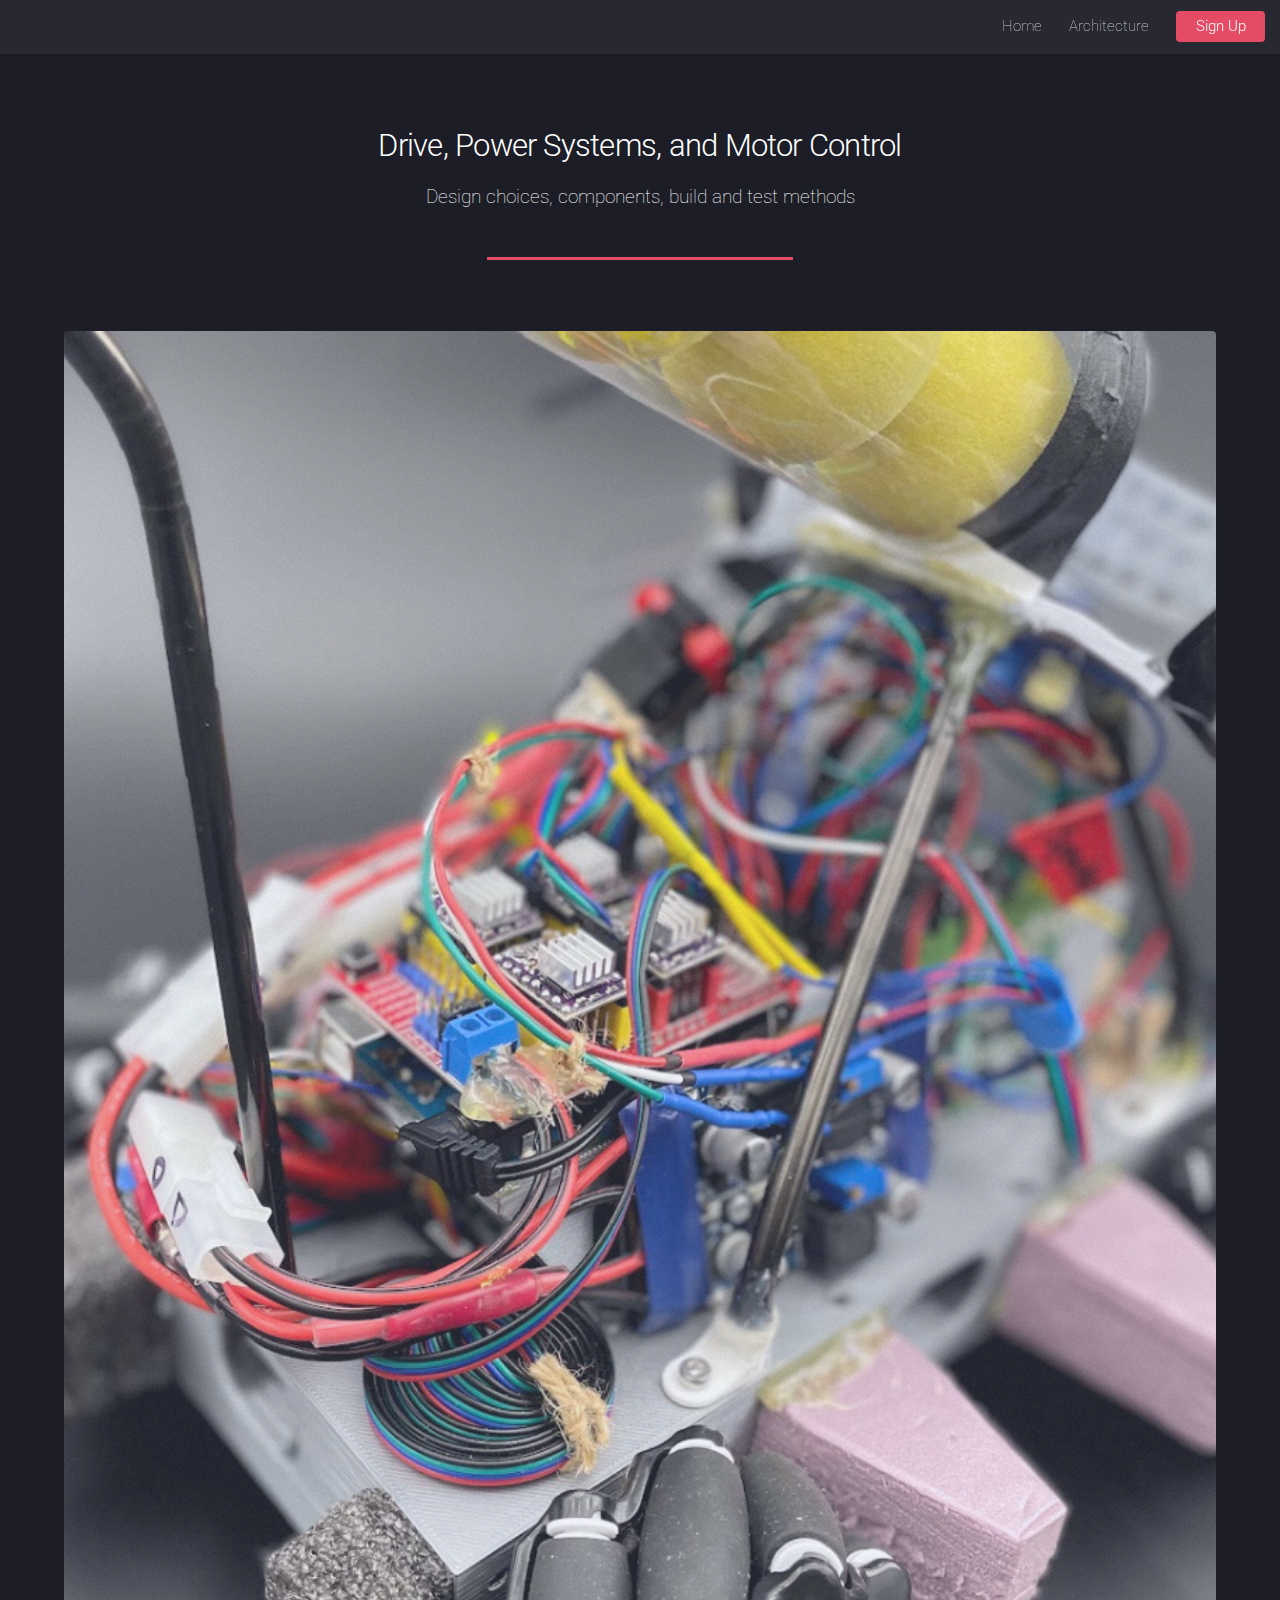
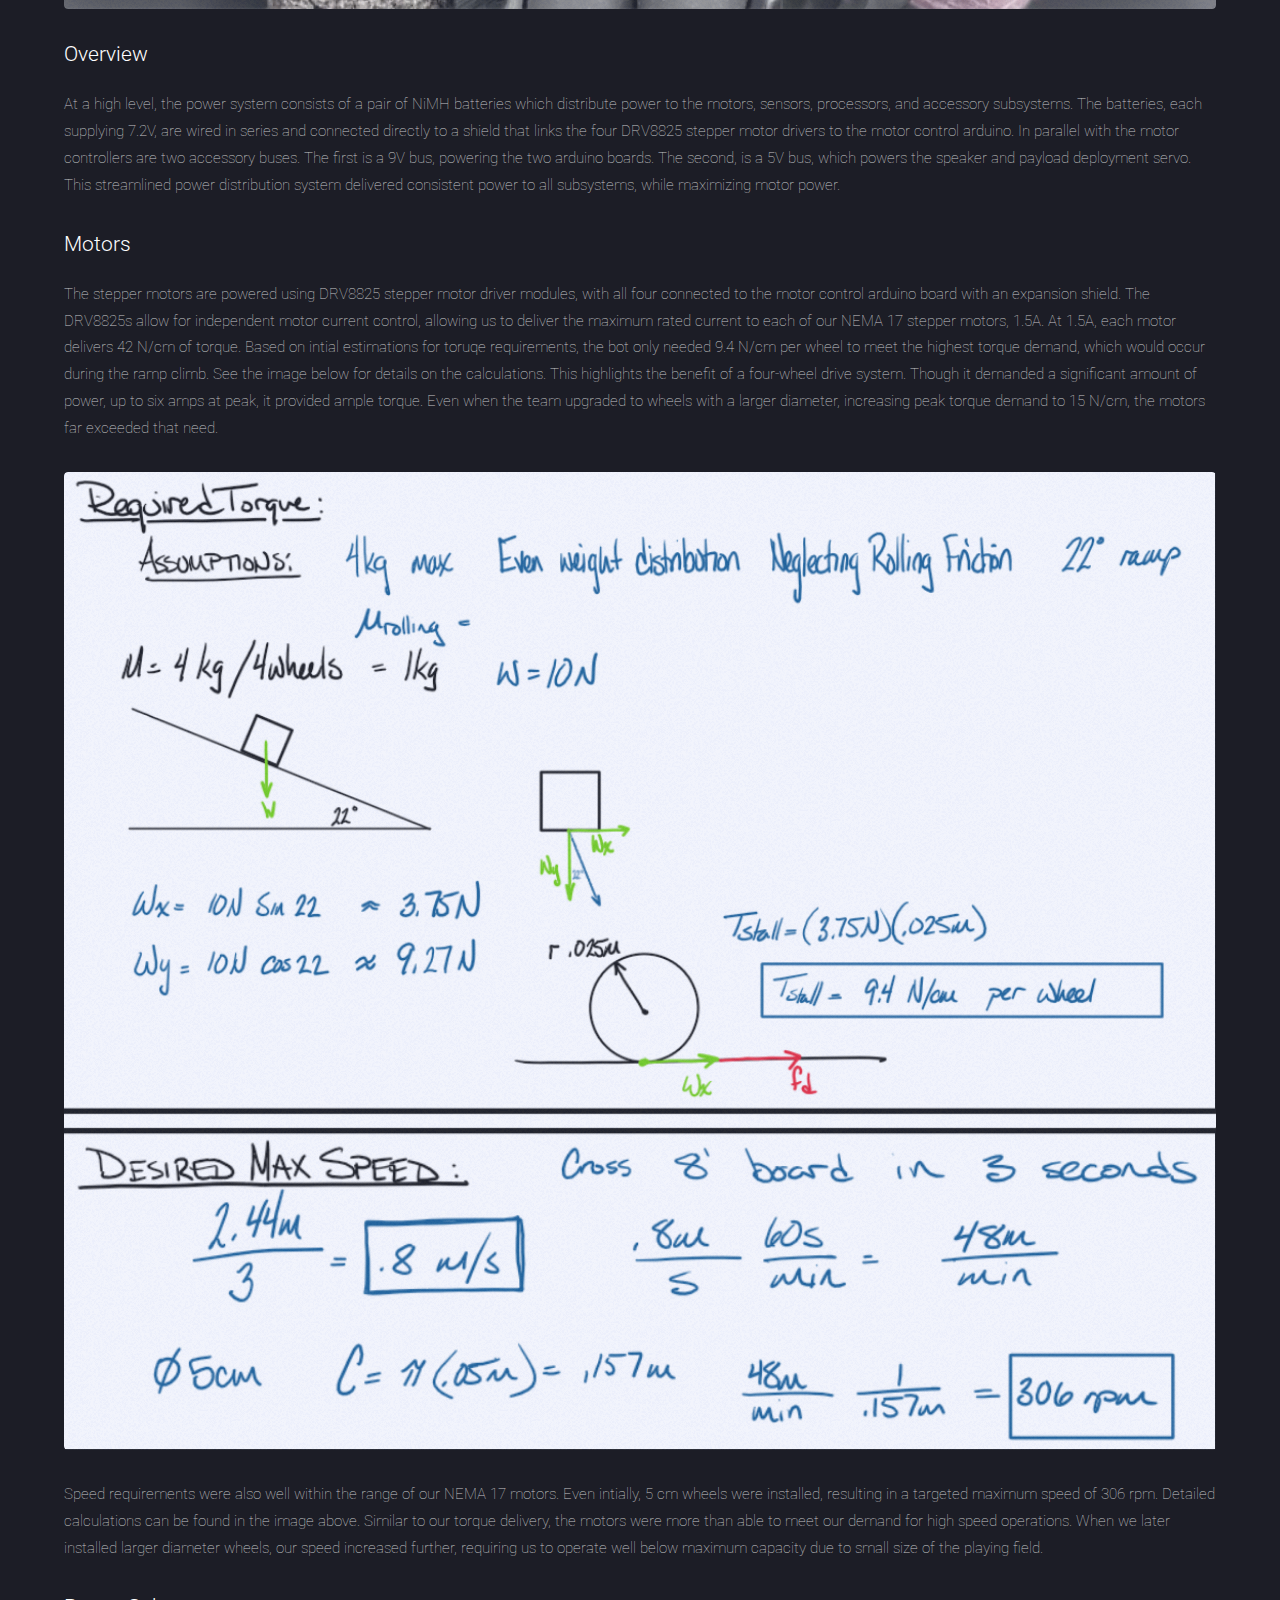
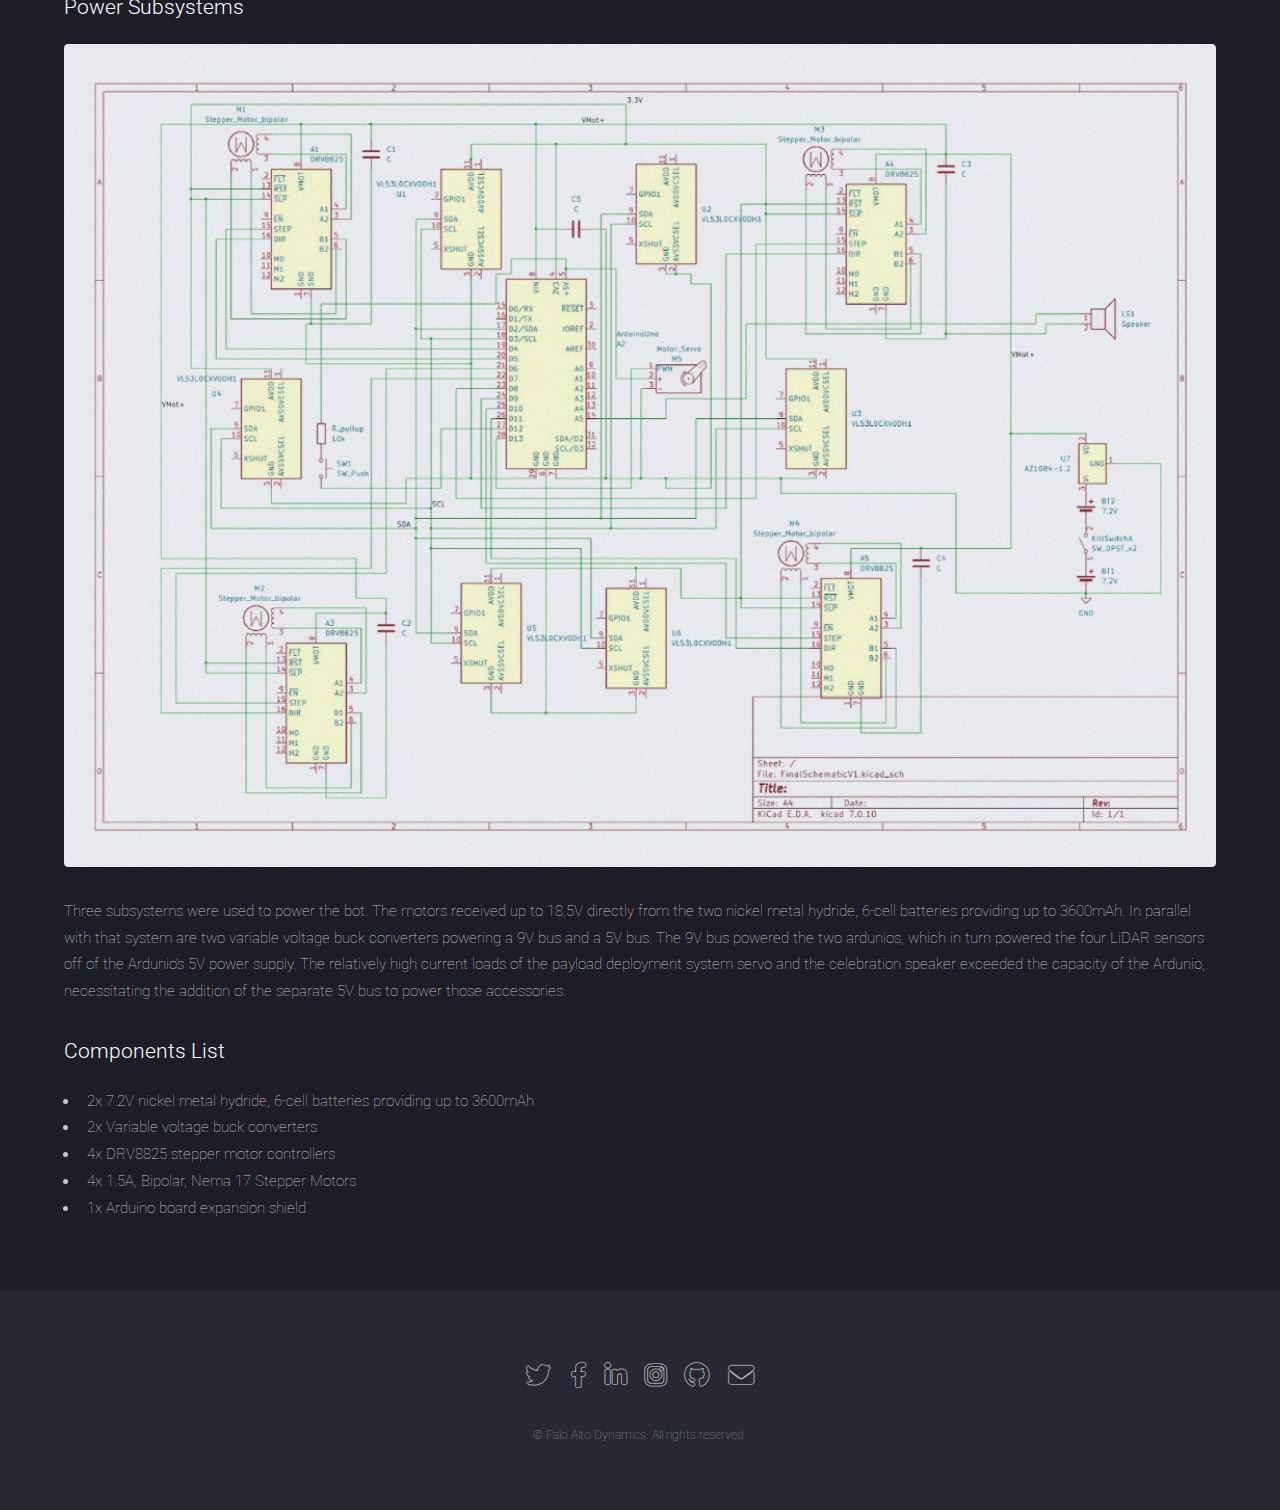
<file: drive.html>
<!DOCTYPE HTML>
<!--
	Landed by HTML5 UP
	html5up.net | @ajlkn
	Free for personal and commercial use under the CCA 3.0 license (html5up.net/license)
-->
<html>

<head>
	<title>Drive</title>
	<meta charset="utf-8" />
	<meta name="viewport" content="width=device-width, initial-scale=1, user-scalable=no" />
	<link rel="stylesheet" href="assets/css/main.css" />
	<noscript>
		<link rel="stylesheet" href="assets/css/noscript.css" />
	</noscript>
</head>

<body class="is-preload">
	<div id="page-wrapper">

		<!-- Header -->
		<header id="header">
			<!--
			<h1 id="logo"><a href="index.html">Palo Alto Dynamics</a></h1>
			-->
			<nav id="nav">
				<ul>
					<li><a href="index.html">Home</a></li>
					<li>
						<a href="#">Architecture</a>
						<ul>
							<li><a href="chassis.html">Chassis</a></li>
							<li><a href="drive.html">Drive</a></li>
							<li><a href="payload.html">Payload</a></li>
							<li><a href="sensing.html">Sensing</a></li>
							<li><a href="code.html">Control</a></li>
						</ul>
					</li>
					<li><a href="https://www.youtube.com/watch?v=dQw4w9WgXcQ&ab_channel=RickAstley"
							class="button primary">Sign Up</a></li>
				</ul>
			</nav>
		</header>

		<!-- Main -->
		<div id="main" class="wrapper style1">
			<div class="container">
				<header class="major">
					<h2>Drive, Power Systems, and Motor Control</h2>
					<p>Design choices, components, build and test methods</p>
				</header>

				<!-- Content -->
				<section id="content">
					<a href="#" class="image fit"><img src="images/drive1.jpg" alt="" /></a>
					<h3>Overview</h3>
					<p>At a high level, the power system consists of a pair of NiMH batteries which distribute power to
						the motors, sensors, processors, and accessory subsystems. The batteries, each supplying
						7.2V, are wired in series and connected directly to a shield that links the four DRV8825
						stepper motor drivers to the motor control arduino. In parallel with the motor controllers
						are two accessory buses. The first is a 9V bus, powering the two arduino boards. The second,
						is a 5V bus, which powers the speaker and payload deployment servo. This streamlined power
						distribution system delivered consistent power to all subsystems, while maximizing motor power.
					</p>
					<h3>Motors</h3>
					<p>The stepper motors are powered using DRV8825 stepper motor driver modules, with all four
						connected
						to the motor control arduino board with an expansion shield. The DRV8825s allow for independent
						motor current control, allowing us to deliver the maximum rated current to each of our NEMA 17
						stepper motors, 1.5A. At 1.5A, each motor delivers 42 N/cm of torque. Based on intial
						estimations
						for toruqe requirements, the bot only needed 9.4 N/cm per wheel to meet the highest torque
						demand,
						which would occur during the ramp climb. See the image below for details on the calculations.
						This
						highlights the benefit of a four-wheel drive system. Though it demanded a significant amount of
						power, up to six amps at peak, it provided ample torque. Even when the team upgraded to wheels
						with a larger diameter, increasing peak torque demand to 15 N/cm, the motors far exceeded that
						need.
					</p>

					<a href="#" class="image fit"><img src="images/drive2.jpg" alt="" /></a>
					<p>Speed requirements were also well within the range of our NEMA 17 motors. Even intially, 5 cm
						wheels
						were installed, resulting in a targeted maximum speed of 306 rpm. Detailed calculations can be
						found
						in the image above. Similar to our torque delivery, the motors were more than able to meet our
						demand for high speed operations. When we later installed larger diameter wheels, our speed
						increased further, requiring us to operate well below maximum capacity due to small size of the
						playing field.
					</p>
					<h3>Power Subsystems</h3>
					<a href="#" class="image fit"><img src="images/drive3.jpg" alt="" /></a>
					<p>Three subsystems were used to power the bot. The motors received up to 18.5V directly from the
						two
						nickel metal hydride, 6-cell batteries providing up to 3600mAh. In parallel with that system are
						two
						variable voltage buck converters powering a 9V bus and a 5V bus. The 9V bus powered the two
						ardunios,
						which in turn powered the four LiDAR sensors off of the Ardunio's 5V power supply. The
						relatively high
						current loads of the payload deployment system servo and the celebration speaker exceeded the
						capacity
						of the Ardunio, necessitating the addition of the separate 5V bus to power those accessories.
					</p>
					<h3>Components List</h3>
					<ul>
						<li>2x 7.2V nickel metal hydride, 6-cell batteries providing up to 3600mAh</li>
						<li>2x Variable voltage buck converters</li>
						<li>4x DRV8825 stepper motor controllers</li>
						<li>4x 1.5A, Bipolar, Nema 17 Stepper Motors</li>
						<li>1x Arduino board expansion shield</li>
					</ul>
				</section>

			</div>
		</div>

		<!-- Footer -->
		<footer id="footer">
			<ul class="icons">
				<li><a href="https://www.youtube.com/watch?v=dQw4w9WgXcQ&ab_channel=RickAstley"
						class="icon brands alt fa-twitter"><span class="label">Twitter</span></a></li>
				<li><a href="https://www.youtube.com/watch?v=dQw4w9WgXcQ&ab_channel=RickAstley"
						class="icon brands alt fa-facebook-f"><span class="label">Facebook</span></a></li>
				<li><a href="https://www.youtube.com/watch?v=dQw4w9WgXcQ&ab_channel=RickAstley"
						class="icon brands alt fa-linkedin-in"><span class="label">LinkedIn</span></a></li>
				<li><a href="https://www.youtube.com/watch?v=dQw4w9WgXcQ&ab_channel=RickAstley"
						class="icon brands alt fa-instagram"><span class="label">Instagram</span></a></li>
				<li><a href="https://github.com/karpathy" class="icon brands alt fa-github"><span
							class="label">GitHub</span></a></li>
				<li><a href="#" class="icon solid alt fa-envelope"><span class="label">Email</span></a></li>
			</ul>
			<ul class="copyright">
				<li>&copy; Palo Alto Dynamics. All rights reserved.</li>
			</ul>
		</footer>

	</div>

	<!-- Scripts -->
	<script src="assets/js/jquery.min.js"></script>
	<script src="assets/js/jquery.scrolly.min.js"></script>
	<script src="assets/js/jquery.dropotron.min.js"></script>
	<script src="assets/js/jquery.scrollex.min.js"></script>
	<script src="assets/js/browser.min.js"></script>
	<script src="assets/js/breakpoints.min.js"></script>
	<script src="assets/js/util.js"></script>
	<script src="assets/js/main.js"></script>

</body>

</html>
</file>
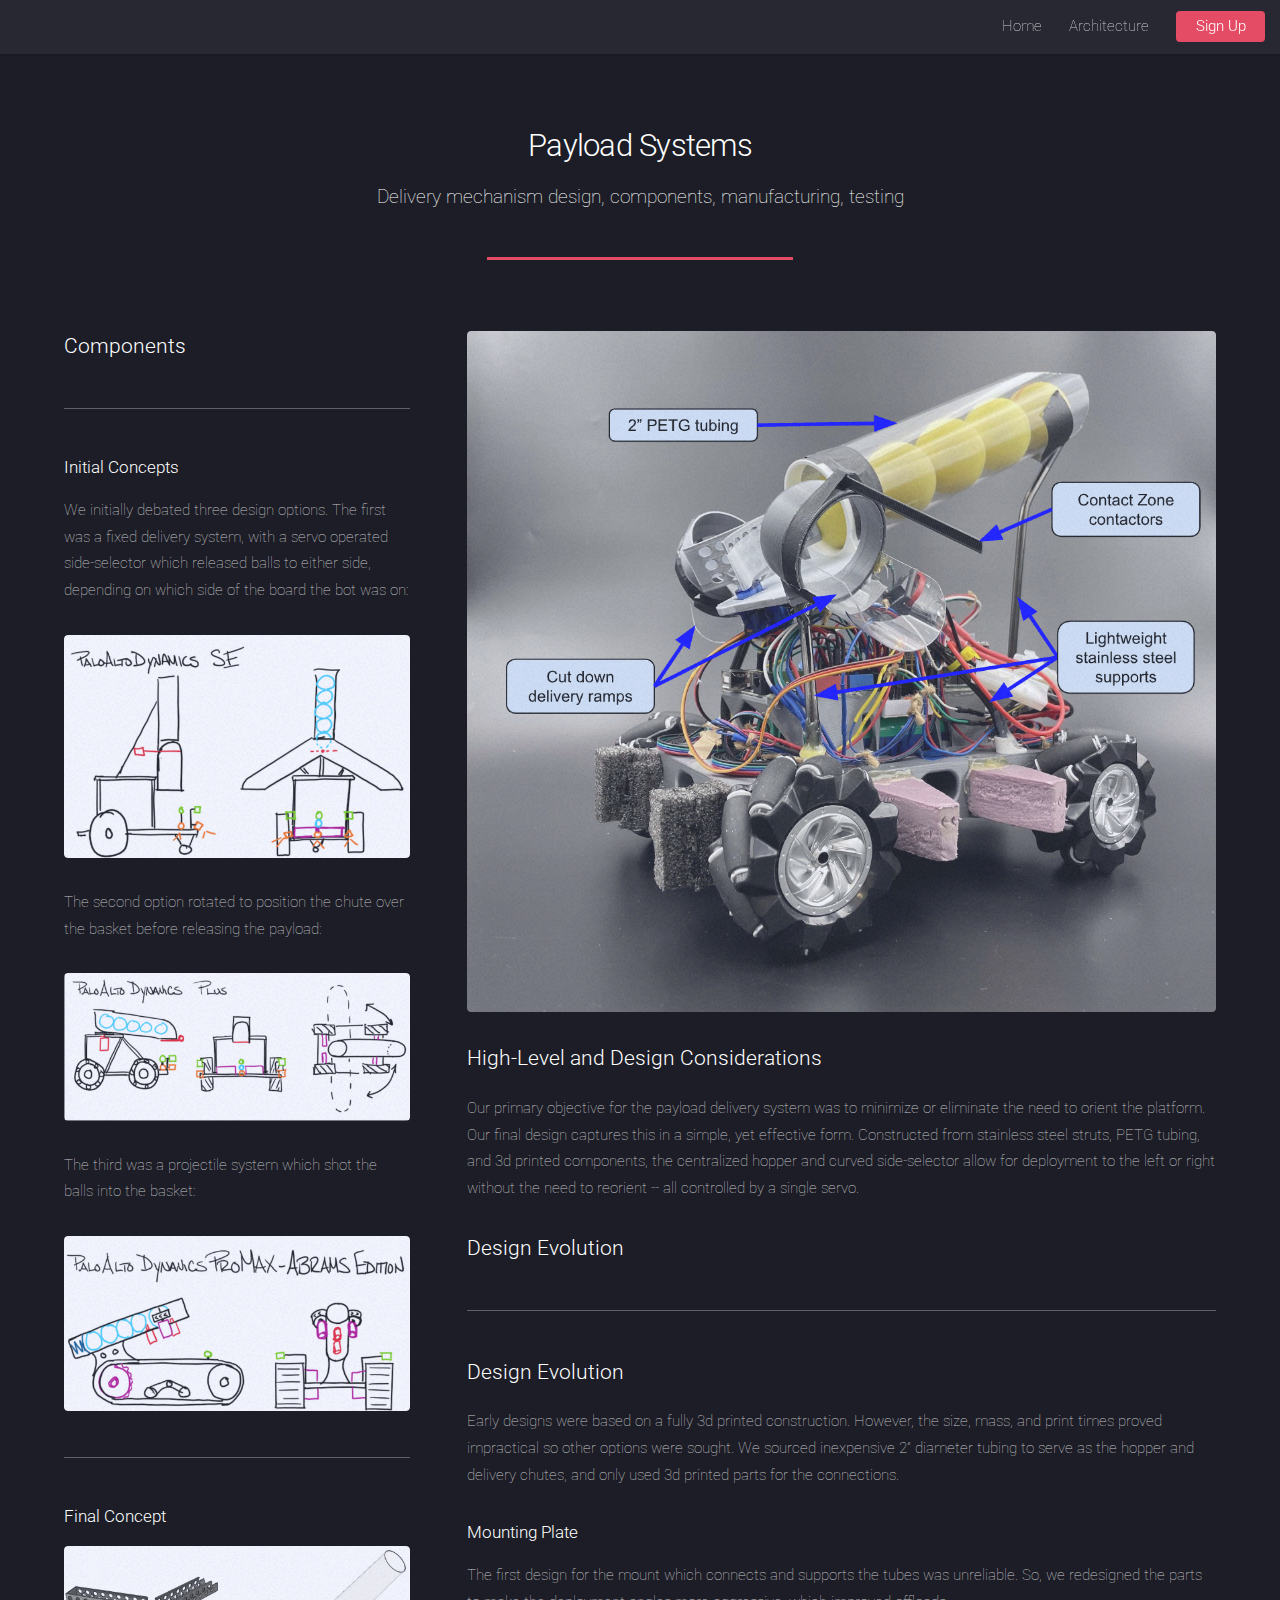
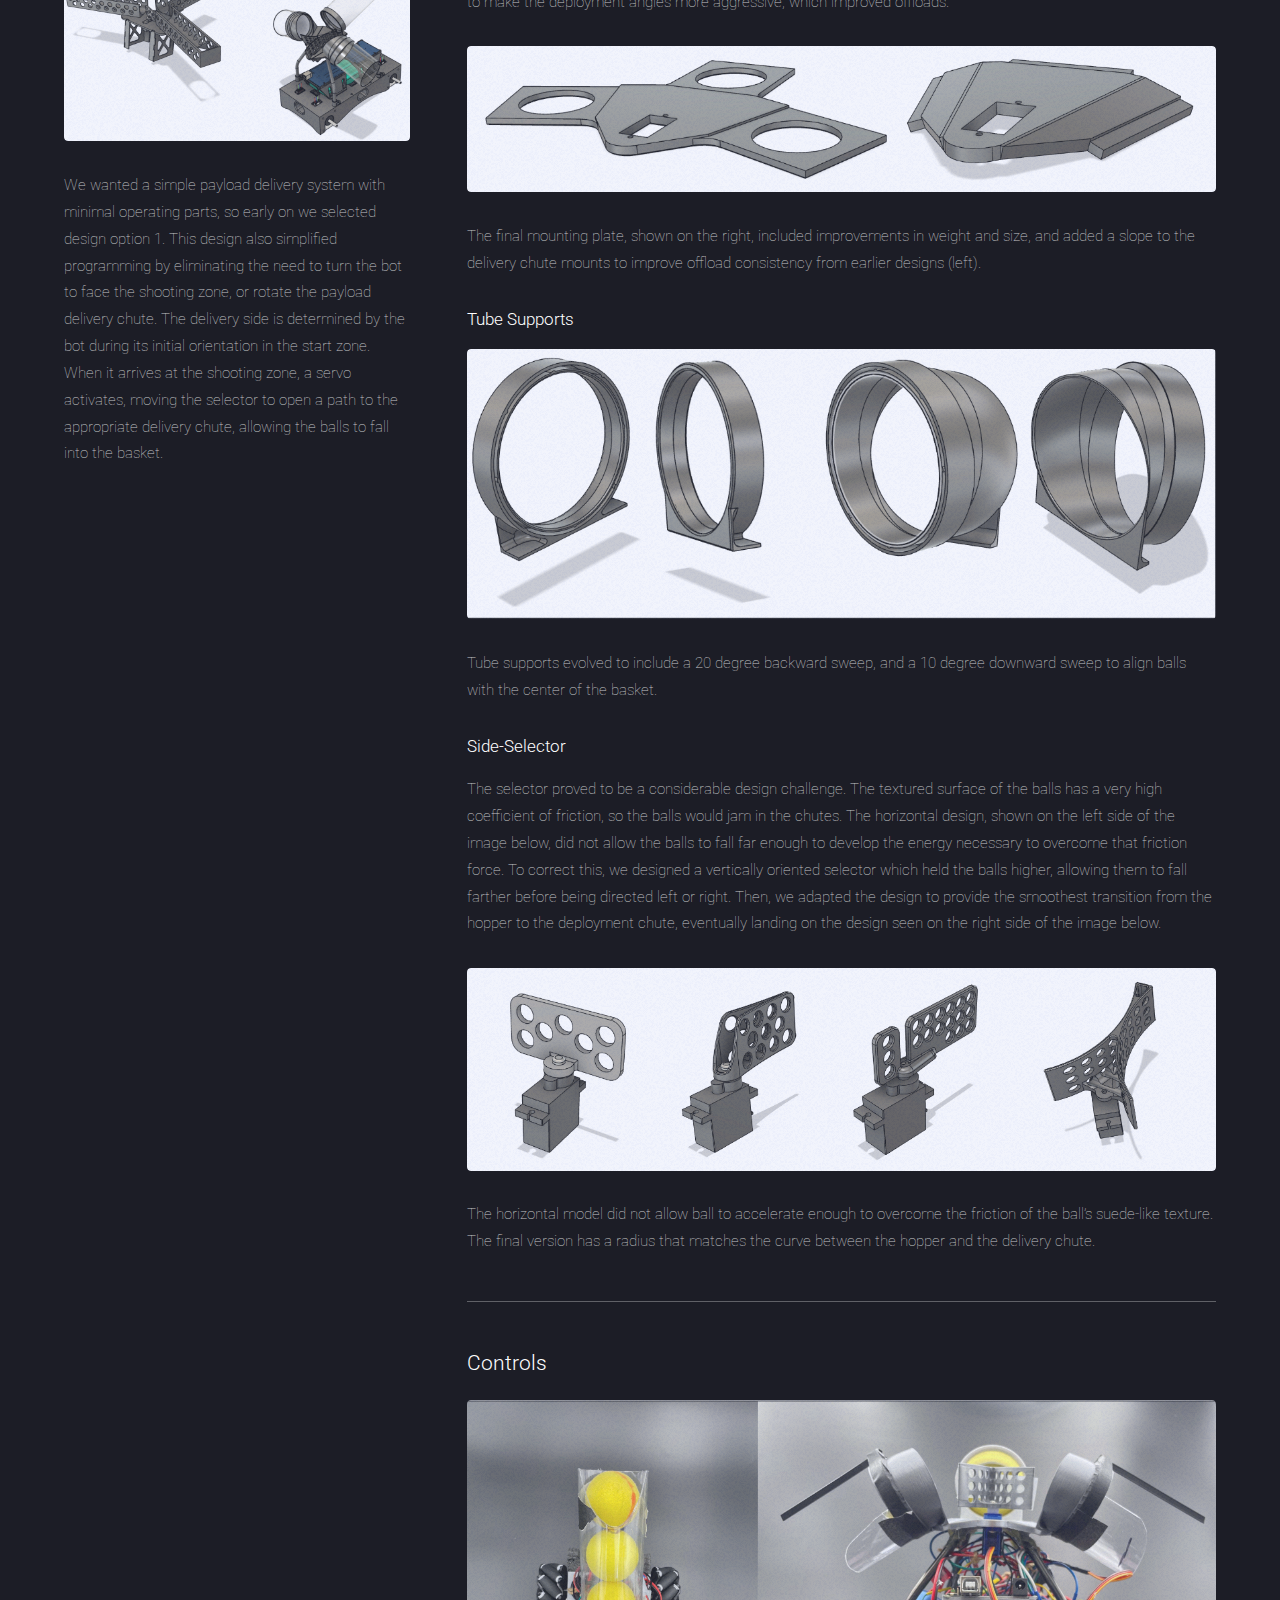
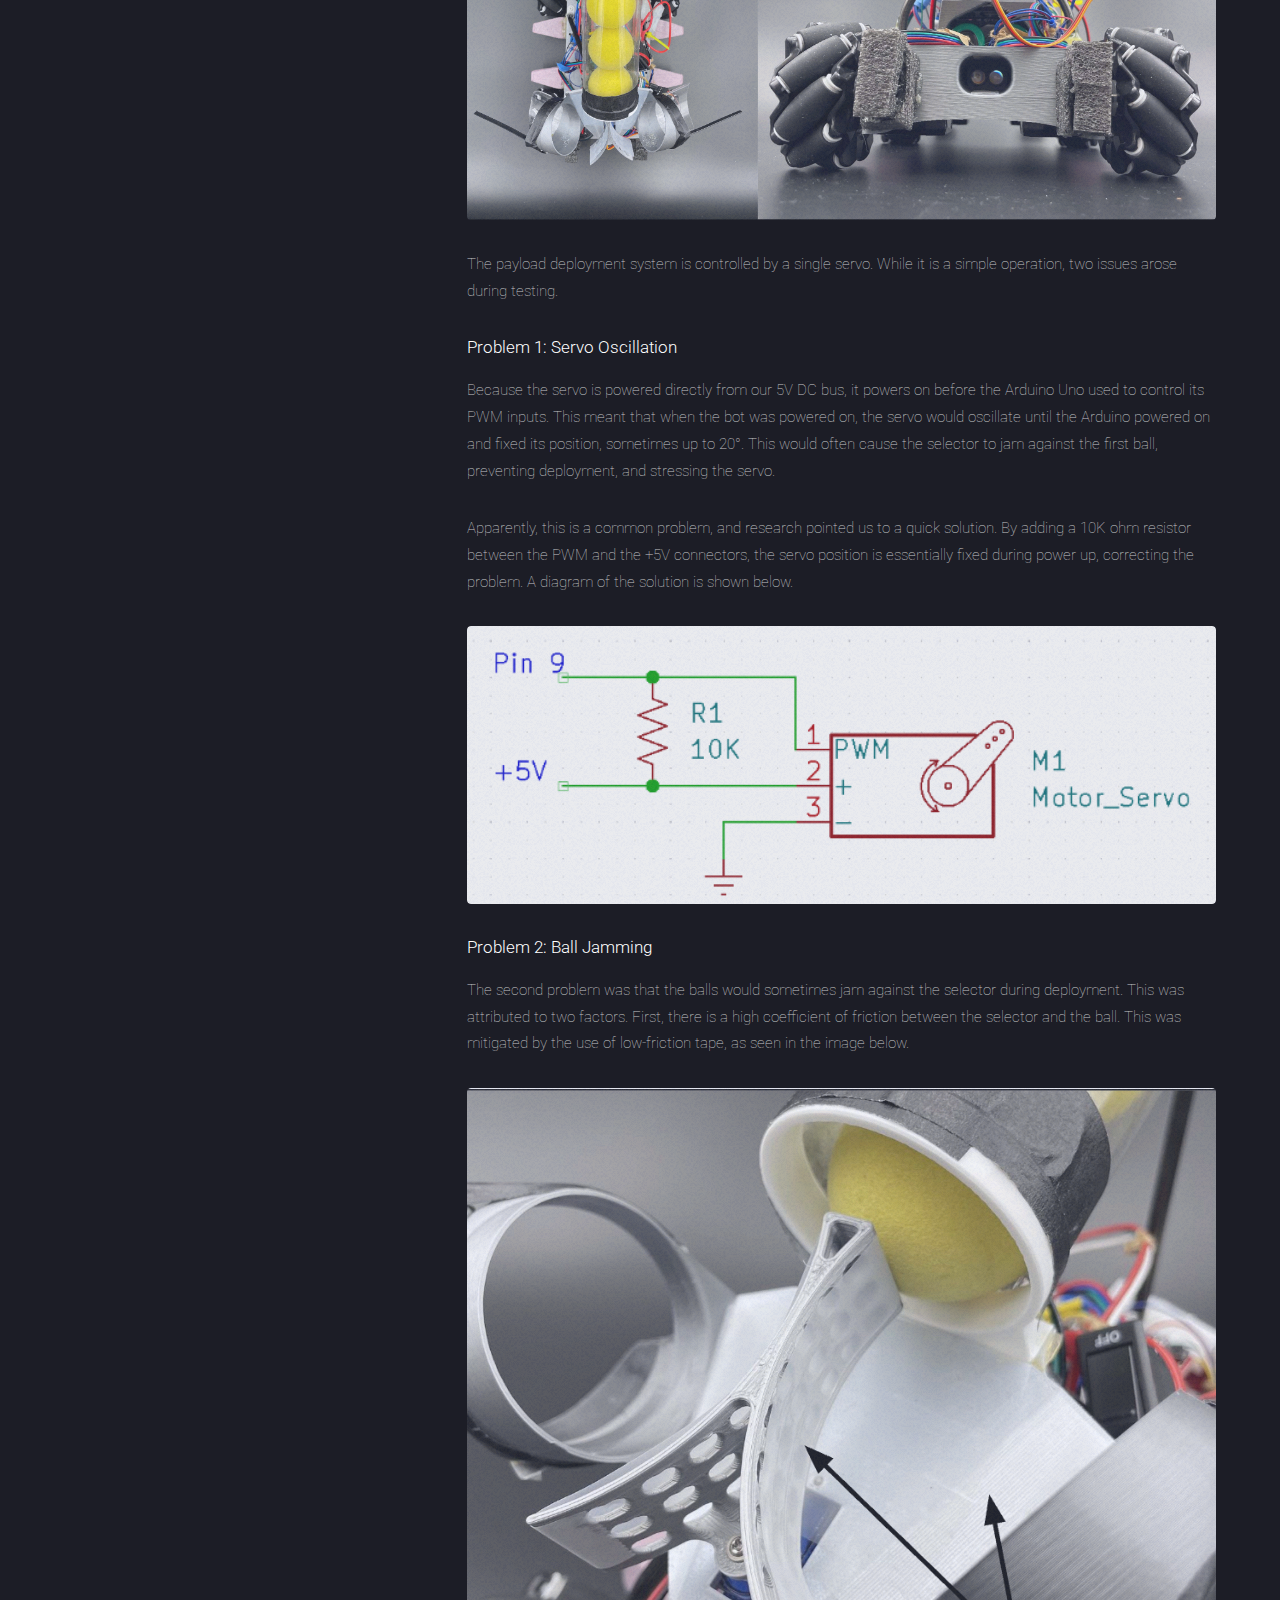
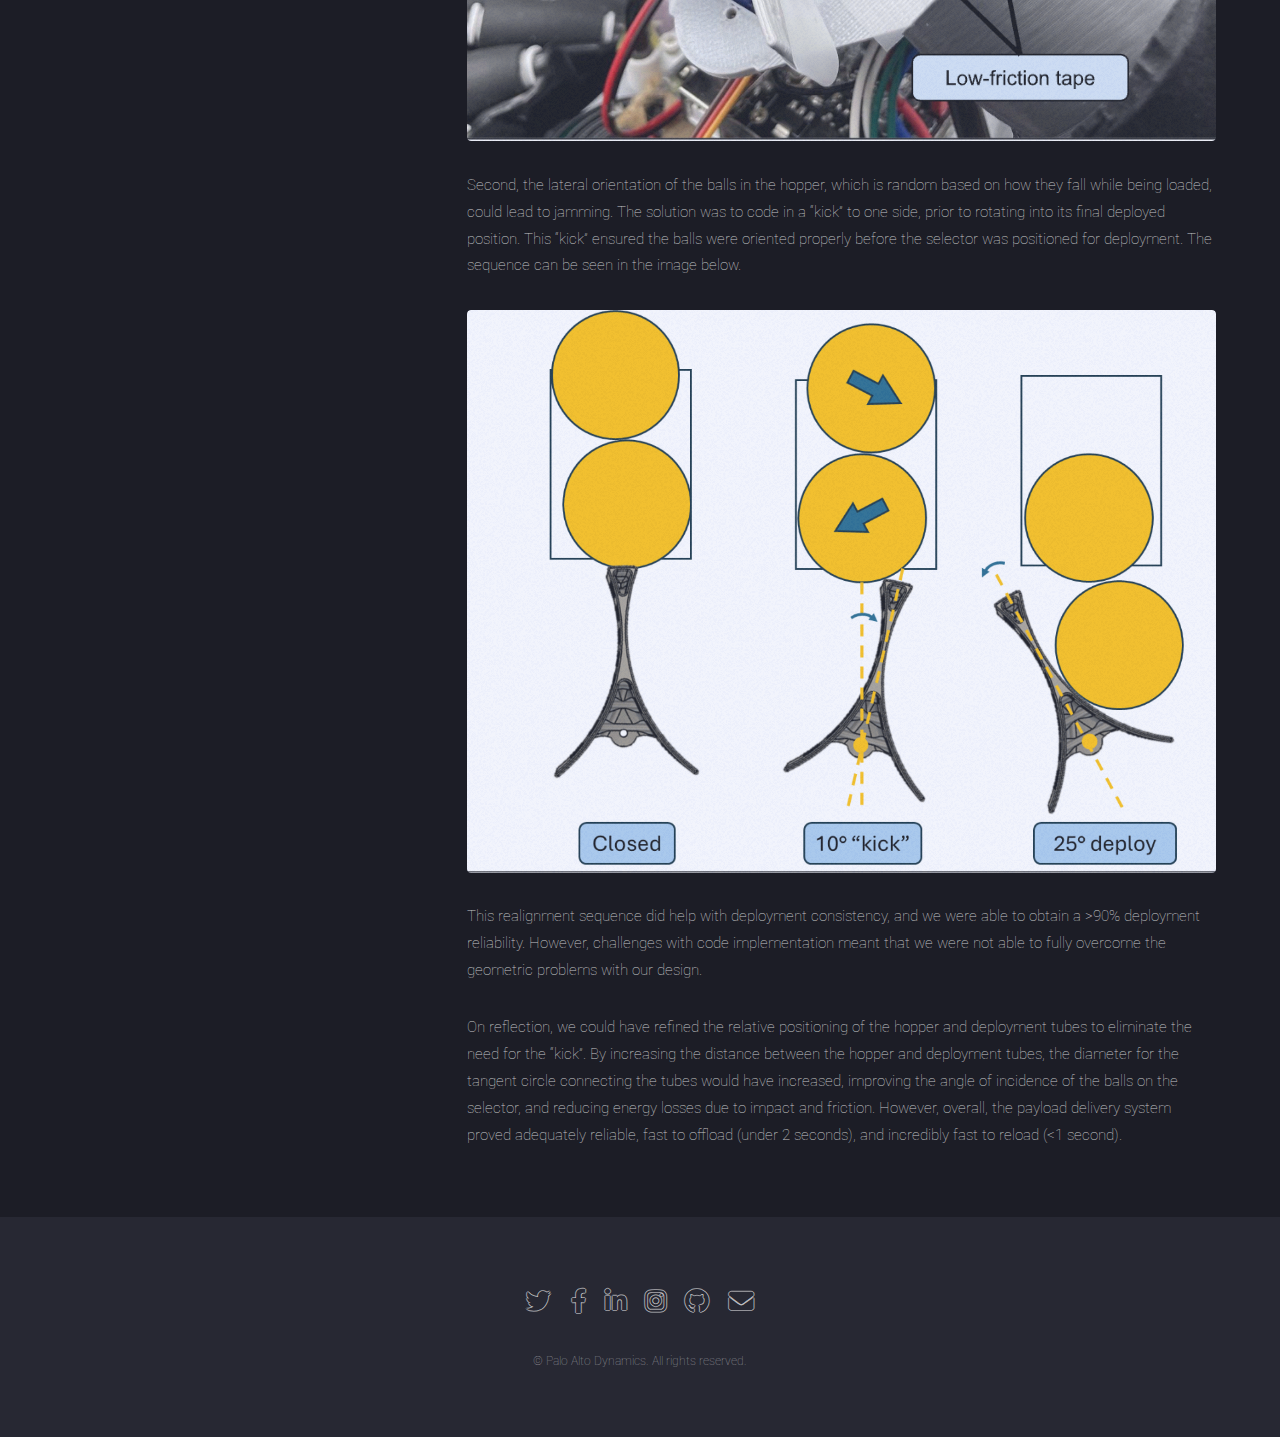
<file: payload.html>
<!DOCTYPE HTML>
<html>

<head>
	<title>Payload</title>
	<meta charset="utf-8" />
	<meta name="viewport" content="width=device-width, initial-scale=1, user-scalable=no" />
	<link rel="stylesheet" href="assets/css/main.css" />
	<noscript>
		<link rel="stylesheet" href="assets/css/noscript.css" />
	</noscript>
</head>

<body class="is-preload">
	<div id="page-wrapper">

		<!-- Header -->
		<header id="header">
			<!--
			<h1 id="logo"><a href="index.html">Palo Alto Dynamics</a></h1>
			-->
			<nav id="nav">
				<ul>
					<li><a href="index.html">Home</a></li>
					<li>
						<a href="#">Architecture</a>
						<ul>
							<li><a href="chassis.html">Chassis</a></li>
							<li><a href="drive.html">Drive</a></li>
							<li><a href="payload.html">Payload</a></li>
							<li><a href="sensing.html">Sensing</a></li>
							<li><a href="code.html">Control</a></li>
						</ul>
					</li>
					<li><a href="https://www.youtube.com/watch?v=dQw4w9WgXcQ&ab_channel=RickAstley"
							class="button primary">Sign Up</a></li>
				</ul>
			</nav>
		</header>

		<!-- Main -->
		<div id="main" class="wrapper style1">
			<div class="container">
				<header class="major">
					<h2>Payload Systems</h2>
					<p>Delivery mechanism design, components, manufacturing, testing</p>
					<!--
					<p>Ipsum dolor feugiat aliquam tempus sed magna lorem consequat accumsan</p>
					-->
				</header>
				<div class="row gtr-150">
					<div class="col-4 col-12-medium">

						<!-- Sidebar -->
						<section id="sidebar">
							<h3>Components</h3>
							<hr />
							<section>
								<h4>Initial Concepts</h4>
								<p>We initially debated three design options. The first was a fixed delivery system,
									with a servo operated side-selector which released balls to either side, depending
									on which side of the board the bot was on:</p>
								<a href="#" class="image fit"><img src="images/payload1.jpg" alt="" /></a>
								<p>The second option rotated to position the chute over the basket before releasing the
									payload:</p>
								<a href="#" class="image fit"><img src="images/payload2.jpg" alt="" /></a>
								<p>The third was a projectile system which shot the balls into the basket:</p>
								<a href="#" class="image fit"><img src="images/payload3.jpg" alt="" /></a>
								<hr />
								<h4>Final Concept</h4>
								<a href="#" class="image fit"><img src="images/payload4.jpg" alt="" /></a>
								<p>We wanted a simple payload delivery system with minimal operating parts, so early on
									we selected design option 1. This design also simplified programming by eliminating
									the need to turn the bot to face the shooting zone, or rotate the payload delivery
									chute. The delivery side is determined by the bot during its initial orientation in
									the start zone. When it arrives at the shooting zone, a servo activates, moving the
									selector to open a path to the appropriate delivery chute, allowing the balls to
									fall into the basket.
								</p>
							</section>
						</section>

					</div>
					<div class="col-8 col-12-medium imp-medium">

						<!-- Content -->
						<section id="content">
							<a href="#" class="image fit"><img src="images/payload8.jpg" alt="" /></a>
							<h3>High-Level and Design Considerations</h3>
							<p>Our primary objective for the payload delivery system was to minimize or eliminate the
								need to orient the platform. Our final design captures this in a simple, yet effective
								form. Constructed from stainless steel struts, PETG tubing, and 3d printed components,
								the centralized hopper and curved side-selector allow for deployment to the left or
								right without the need to reorient -- all controlled by a single servo.</p>
							<h3>Design Evolution</h3>
							<hr />
							<h3>Design Evolution</h3>
							<p>Early designs were based on a fully 3d printed construction. However, the size, mass, and
								print times proved impractical so other options were sought. We sourced inexpensive 2”
								diameter tubing to serve as the hopper and delivery chutes, and only used 3d printed
								parts for the connections.
							</p>
							<section>
								<h4>Mounting Plate</h4>
								<p>The first design for the mount which connects and supports the tubes was unreliable.
									So, we redesigned the parts to make the deployment angles more aggressive, which
									improved offloads. </p>
								<a href="#" class="image fit"><img src="images/payload5.jpg" alt="" /></a>
								<p>The final mounting plate, shown on the right, included improvements in weight and
									size, and added a slope to the delivery chute mounts to improve offload consistency
									from earlier designs (left).
								</p>
							</section>
							<section>
								<h4>Tube Supports</h4>
								<a href="#" class="image fit"><img src="images/payload6.jpg" alt="" /></a>
								<p>Tube supports evolved to include a 20 degree backward sweep, and a 10 degree downward
									sweep to align balls with the center of the basket.</p>
							</section>
							<section>
								<h4>Side-Selector</h4>
								<p>The selector proved to be a considerable design challenge. The textured surface of
									the balls has a very high coefficient of friction, so the balls would jam in the
									chutes. The horizontal design, shown on the left side of the image below, did not
									allow the balls to fall far enough to develop the energy necessary to overcome that
									friction force. To correct this, we designed a vertically oriented selector which
									held the balls higher, allowing them to fall farther before being directed left or
									right. Then, we adapted the design to provide the smoothest transition from the
									hopper to the deployment chute, eventually landing on the design seen on the right
									side of the image below.
								</p>
								<a href="#" class="image fit"><img src="images/payload7.jpg" alt="" /></a>
								<p>The horizontal model did not allow ball to accelerate enough to overcome the friction
									of the ball’s suede-like texture. The final version has a radius that matches the
									curve between the hopper and the delivery chute. </p>
							</section>
							<hr />
							<h3>Controls</h3>
							<a href="#" class="image fit"><img src="images/payload9.jpg" alt="" /></a>
							<p>The payload deployment system is controlled by a single servo. While it is a simple
								operation, two issues arose during testing. </p>
							<section>
								<h4>Problem 1: Servo Oscillation</h4>
								<p>Because the servo is powered directly from our 5V DC bus, it powers on before the
									Arduino Uno used to control its PWM inputs. This meant that when the bot was powered
									on, the servo would oscillate until the Arduino powered on and fixed its position,
									sometimes up to 20°. This would often cause the selector to jam against the first
									ball, preventing deployment, and stressing the servo.
								</p>
								<p>Apparently, this is a common problem, and research pointed us to a quick solution. By
									adding a 10K ohm resistor between the PWM and the +5V connectors, the servo position
									is essentially fixed during power up, correcting the problem. A diagram of the
									solution is shown below.
								</p>
								<a href="#" class="image fit"><img src="images/payload10.jpg" alt="" /></a>
								<h4>Problem 2: Ball Jamming</h4>
								<p>The second problem was that the balls would sometimes jam against the selector during
									deployment. This was attributed to two factors. First, there is a high coefficient
									of friction between the selector and the ball. This was mitigated by the use of
									low-friction tape, as seen in the image below.
								</p>
								<a href="#" class="image fit"><img src="images/payload11.jpg" alt="" /></a>
								<p>Second, the lateral orientation of the balls in the hopper, which is random based on
									how they fall while being loaded, could lead to jamming. The solution was to code in
									a “kick” to one side, prior to rotating into its final deployed position. This
									“kick” ensured the balls were oriented properly before the selector was positioned
									for deployment. The sequence can be seen in the image below. </p>
								<a href="#" class="image fit"><img src="images/payload12.jpg" alt="" /></a>
								<p>This realignment sequence did help with deployment consistency, and we were able to
									obtain a >90% deployment reliability. However, challenges with code implementation
									meant that we were not able to fully overcome the geometric problems with our
									design.
								</p>
								<p>On reflection, we could have refined the relative positioning of the hopper and
									deployment tubes to eliminate the need for the “kick”. By increasing the distance
									between the hopper and deployment tubes, the diameter for the tangent circle
									connecting the tubes would have increased, improving the angle of incidence of the
									balls on the selector, and reducing energy losses due to impact and friction.
									However, overall, the payload delivery system proved adequately reliable, fast to
									offload (under 2 seconds), and incredibly fast to reload (<1 second). </p>
							</section>

					</div>
				</div>
			</div>
		</div>

		<!-- Footer -->
		<footer id="footer">
			<ul class="icons">
				<li><a href="https://www.youtube.com/watch?v=dQw4w9WgXcQ&ab_channel=RickAstley"
						class="icon brands alt fa-twitter"><span class="label">Twitter</span></a></li>
				<li><a href="https://www.youtube.com/watch?v=dQw4w9WgXcQ&ab_channel=RickAstley"
						class="icon brands alt fa-facebook-f"><span class="label">Facebook</span></a></li>
				<li><a href="https://www.youtube.com/watch?v=dQw4w9WgXcQ&ab_channel=RickAstley"
						class="icon brands alt fa-linkedin-in"><span class="label">LinkedIn</span></a></li>
				<li><a href="https://www.youtube.com/watch?v=dQw4w9WgXcQ&ab_channel=RickAstley"
						class="icon brands alt fa-instagram"><span class="label">Instagram</span></a></li>
				<li><a href="https://github.com/karpathy" class="icon brands alt fa-github"><span
							class="label">GitHub</span></a></li>
				<li><a href="#" class="icon solid alt fa-envelope"><span class="label">Email</span></a></li>
			</ul>
			<ul class="copyright">
				<li>&copy; Palo Alto Dynamics. All rights reserved.</li>
			</ul>
		</footer>

	</div>

	<!-- Scripts -->
	<script src="assets/js/jquery.min.js"></script>
	<script src="assets/js/jquery.scrolly.min.js"></script>
	<script src="assets/js/jquery.dropotron.min.js"></script>
	<script src="assets/js/jquery.scrollex.min.js"></script>
	<script src="assets/js/browser.min.js"></script>
	<script src="assets/js/breakpoints.min.js"></script>
	<script src="assets/js/util.js"></script>
	<script src="assets/js/main.js"></script>

</body>

</html>
</file>
<file: assets/css/noscript.css>
/*
	Landed by HTML5 UP
	html5up.net | @ajlkn
	Free for personal and commercial use under the CCA 3.0 license (html5up.net/license)
*/

/* Loader */

	body.landing.is-preload:before {
		display: none;
	}

	body.landing.is-preload:after {
		display: none;
	}
</file>
<file: assets/css/main.css>
@import url("fontawesome-all.min.css");
@import url("https://fonts.googleapis.com/css?family=Roboto:100,300,100italic,300italic");

/*
	Landed by HTML5 UP
	html5up.net | @ajlkn
	Free for personal and commercial use under the CCA 3.0 license (html5up.net/license)
*/

html,
body,
div,
span,
applet,
object,
iframe,
h1,
h2,
h3,
h4,
h5,
h6,
p,
blockquote,
pre,
a,
abbr,
acronym,
address,
big,
cite,
code,
del,
dfn,
em,
img,
ins,
kbd,
q,
s,
samp,
small,
strike,
strong,
sub,
sup,
tt,
var,
b,
u,
i,
center,
dl,
dt,
dd,
ol,
ul,
li,
fieldset,
form,
label,
legend,
table,
caption,
tbody,
tfoot,
thead,
tr,
th,
td,
article,
aside,
canvas,
details,
embed,
figure,
figcaption,
footer,
header,
hgroup,
menu,
nav,
output,
ruby,
section,
summary,
time,
mark,
audio,
video {
	margin: 0;
	padding: 0;
	border: 0;
	font-size: 100%;
	font: inherit;
	vertical-align: baseline;
}

article,
aside,
details,
figcaption,
figure,
footer,
header,
hgroup,
menu,
nav,
section {
	display: block;
}

body {
	line-height: 1;
}

ol,
ul {
	list-style: none;
}

blockquote,
q {
	quotes: none;
}

blockquote:before,
blockquote:after,
q:before,
q:after {
	content: '';
	content: none;
}

table {
	border-collapse: collapse;
	border-spacing: 0;
}

body {
	-webkit-text-size-adjust: none;
}

mark {
	background-color: transparent;
	color: inherit;
}

input::-moz-focus-inner {
	border: 0;
	padding: 0;
}

input,
select,
textarea {
	-moz-appearance: none;
	-webkit-appearance: none;
	-ms-appearance: none;
	appearance: none;
}

/* Basic */

html {
	box-sizing: border-box;
}

*,
*:before,
*:after {
	box-sizing: inherit;
}

html,
body {
	background: #1c1d26;
}

body.is-preload *,
body.is-preload *:before,
body.is-preload *:after {
	-moz-animation: none !important;
	-webkit-animation: none !important;
	-ms-animation: none !important;
	animation: none !important;
	-moz-transition: none !important;
	-webkit-transition: none !important;
	-ms-transition: none !important;
	transition: none !important;
}

body,
input,
select,
textarea {
	color: rgba(255, 255, 255, 0.75);
	font-family: "Roboto", Helvetica, sans-serif;
	font-size: 15pt;
	font-weight: 100;
	line-height: 1.75em;
}

a {
	-moz-transition: border-color 0.2s ease-in-out, color 0.2s ease-in-out;
	-webkit-transition: border-color 0.2s ease-in-out, color 0.2s ease-in-out;
	-ms-transition: border-color 0.2s ease-in-out, color 0.2s ease-in-out;
	transition: border-color 0.2s ease-in-out, color 0.2s ease-in-out;
	border-bottom: dotted 1px;
	color: #e44c65;
	text-decoration: none;
}

a:hover {
	color: #e44c65 !important;
	border-bottom-color: transparent;
}

strong,
b {
	color: #ffffff;
	font-weight: 300;
}

em,
i {
	font-style: italic;
}

p {
	margin: 0 0 2em 0;
}

h1,
h2,
h3,
h4,
h5,
h6 {
	color: #ffffff;
	font-weight: 300;
	line-height: 1em;
	margin: 0 0 1em 0;
}

h1 a,
h2 a,
h3 a,
h4 a,
h5 a,
h6 a {
	color: inherit;
	border: 0;
}

h2 {
	font-size: 2em;
	line-height: 1.5em;
	letter-spacing: -0.025em;
}

h3 {
	font-size: 1.35em;
	line-height: 1.5em;
}

h4 {
	font-size: 1.1em;
	line-height: 1.5em;
}

h5 {
	font-size: 0.9em;
	line-height: 1.5em;
}

h6 {
	font-size: 0.7em;
	line-height: 1.5em;
}

sub {
	font-size: 0.8em;
	position: relative;
	top: 0.5em;
}

sup {
	font-size: 0.8em;
	position: relative;
	top: -0.5em;
}

hr {
	border: 0;
	border-bottom: solid 1px rgba(255, 255, 255, 0.3);
	margin: 3em 0;
}

hr.major {
	margin: 4em 0;
}

blockquote {
	border-left: solid 4px rgba(255, 255, 255, 0.3);
	font-style: italic;
	margin: 0 0 2em 0;
	padding: 0.5em 0 0.5em 2em;
}

code {
	background: rgba(255, 255, 255, 0.075);
	border-radius: 4px;
	font-family: "Courier New", monospace;
	font-size: 0.9em;
	margin: 0 0.25em;
	padding: 0.25em 0.65em;
}

pre {
	-webkit-overflow-scrolling: touch;
	font-family: "Courier New", monospace;
	font-size: 0.9em;
	margin: 0 0 2em 0;
}

pre code {
	display: block;
	line-height: 1.75em;
	padding: 1em 1.5em;
	overflow-x: auto;
}

.align-left {
	text-align: left;
}

.align-center {
	text-align: center;
}

.align-right {
	text-align: right;
}

/* Loader */

@-moz-keyframes spinner-show {
	0% {
		opacity: 0;
	}

	100% {
		opacity: 1;
	}
}

@-webkit-keyframes spinner-show {
	0% {
		opacity: 0;
	}

	100% {
		opacity: 1;
	}
}

@-ms-keyframes spinner-show {
	0% {
		opacity: 0;
	}

	100% {
		opacity: 1;
	}
}

@keyframes spinner-show {
	0% {
		opacity: 0;
	}

	100% {
		opacity: 1;
	}
}

@-moz-keyframes spinner-hide {
	0% {
		color: rgba(255, 255, 255, 0.15);
		z-index: 100001;
		-moz-transform: scale(1) rotate(0deg);
		-webkit-transform: scale(1) rotate(0deg);
		-ms-transform: scale(1) rotate(0deg);
		transform: scale(1) rotate(0deg);
	}

	99% {
		color: #1c1d26;
		z-index: 100001;
		-moz-transform: scale(0.5) rotate(360deg);
		-webkit-transform: scale(0.5) rotate(360deg);
		-ms-transform: scale(0.5) rotate(360deg);
		transform: scale(0.5) rotate(360deg);
	}

	100% {
		color: #1c1d26;
		z-index: -1;
		-moz-transform: scale(0.5) rotate(360deg);
		-webkit-transform: scale(0.5) rotate(360deg);
		-ms-transform: scale(0.5) rotate(360deg);
		transform: scale(0.5) rotate(360deg);
	}
}

@-webkit-keyframes spinner-hide {
	0% {
		color: rgba(255, 255, 255, 0.15);
		z-index: 100001;
		-moz-transform: scale(1) rotate(0deg);
		-webkit-transform: scale(1) rotate(0deg);
		-ms-transform: scale(1) rotate(0deg);
		transform: scale(1) rotate(0deg);
	}

	99% {
		color: #1c1d26;
		z-index: 100001;
		-moz-transform: scale(0.5) rotate(360deg);
		-webkit-transform: scale(0.5) rotate(360deg);
		-ms-transform: scale(0.5) rotate(360deg);
		transform: scale(0.5) rotate(360deg);
	}

	100% {
		color: #1c1d26;
		z-index: -1;
		-moz-transform: scale(0.5) rotate(360deg);
		-webkit-transform: scale(0.5) rotate(360deg);
		-ms-transform: scale(0.5) rotate(360deg);
		transform: scale(0.5) rotate(360deg);
	}
}

@-ms-keyframes spinner-hide {
	0% {
		color: rgba(255, 255, 255, 0.15);
		z-index: 100001;
		-moz-transform: scale(1) rotate(0deg);
		-webkit-transform: scale(1) rotate(0deg);
		-ms-transform: scale(1) rotate(0deg);
		transform: scale(1) rotate(0deg);
	}

	99% {
		color: #1c1d26;
		z-index: 100001;
		-moz-transform: scale(0.5) rotate(360deg);
		-webkit-transform: scale(0.5) rotate(360deg);
		-ms-transform: scale(0.5) rotate(360deg);
		transform: scale(0.5) rotate(360deg);
	}

	100% {
		color: #1c1d26;
		z-index: -1;
		-moz-transform: scale(0.5) rotate(360deg);
		-webkit-transform: scale(0.5) rotate(360deg);
		-ms-transform: scale(0.5) rotate(360deg);
		transform: scale(0.5) rotate(360deg);
	}
}

@keyframes spinner-hide {
	0% {
		color: rgba(255, 255, 255, 0.15);
		z-index: 100001;
		-moz-transform: scale(1) rotate(0deg);
		-webkit-transform: scale(1) rotate(0deg);
		-ms-transform: scale(1) rotate(0deg);
		transform: scale(1) rotate(0deg);
	}

	99% {
		color: #1c1d26;
		z-index: 100001;
		-moz-transform: scale(0.5) rotate(360deg);
		-webkit-transform: scale(0.5) rotate(360deg);
		-ms-transform: scale(0.5) rotate(360deg);
		transform: scale(0.5) rotate(360deg);
	}

	100% {
		color: #1c1d26;
		z-index: -1;
		-moz-transform: scale(0.5) rotate(360deg);
		-webkit-transform: scale(0.5) rotate(360deg);
		-ms-transform: scale(0.5) rotate(360deg);
		transform: scale(0.5) rotate(360deg);
	}
}

@-moz-keyframes spinner-rotate {
	0% {
		-moz-transform: scale(1) rotate(0deg);
		-webkit-transform: scale(1) rotate(0deg);
		-ms-transform: scale(1) rotate(0deg);
		transform: scale(1) rotate(0deg);
	}

	100% {
		-moz-transform: scale(1) rotate(360deg);
		-webkit-transform: scale(1) rotate(360deg);
		-ms-transform: scale(1) rotate(360deg);
		transform: scale(1) rotate(360deg);
	}
}

@-webkit-keyframes spinner-rotate {
	0% {
		-moz-transform: scale(1) rotate(0deg);
		-webkit-transform: scale(1) rotate(0deg);
		-ms-transform: scale(1) rotate(0deg);
		transform: scale(1) rotate(0deg);
	}

	100% {
		-moz-transform: scale(1) rotate(360deg);
		-webkit-transform: scale(1) rotate(360deg);
		-ms-transform: scale(1) rotate(360deg);
		transform: scale(1) rotate(360deg);
	}
}

@-ms-keyframes spinner-rotate {
	0% {
		-moz-transform: scale(1) rotate(0deg);
		-webkit-transform: scale(1) rotate(0deg);
		-ms-transform: scale(1) rotate(0deg);
		transform: scale(1) rotate(0deg);
	}

	100% {
		-moz-transform: scale(1) rotate(360deg);
		-webkit-transform: scale(1) rotate(360deg);
		-ms-transform: scale(1) rotate(360deg);
		transform: scale(1) rotate(360deg);
	}
}

@keyframes spinner-rotate {
	0% {
		-moz-transform: scale(1) rotate(0deg);
		-webkit-transform: scale(1) rotate(0deg);
		-ms-transform: scale(1) rotate(0deg);
		transform: scale(1) rotate(0deg);
	}

	100% {
		-moz-transform: scale(1) rotate(360deg);
		-webkit-transform: scale(1) rotate(360deg);
		-ms-transform: scale(1) rotate(360deg);
		transform: scale(1) rotate(360deg);
	}
}

@-moz-keyframes overlay-hide {
	0% {
		opacity: 1;
		z-index: 100000;
	}

	15% {
		opacity: 1;
		z-index: 100000;
	}

	99% {
		opacity: 0;
		z-index: 100000;
	}

	100% {
		opacity: 0;
		z-index: -1;
	}
}

@-webkit-keyframes overlay-hide {
	0% {
		opacity: 1;
		z-index: 100000;
	}

	15% {
		opacity: 1;
		z-index: 100000;
	}

	99% {
		opacity: 0;
		z-index: 100000;
	}

	100% {
		opacity: 0;
		z-index: -1;
	}
}

@-ms-keyframes overlay-hide {
	0% {
		opacity: 1;
		z-index: 100000;
	}

	15% {
		opacity: 1;
		z-index: 100000;
	}

	99% {
		opacity: 0;
		z-index: 100000;
	}

	100% {
		opacity: 0;
		z-index: -1;
	}
}

@keyframes overlay-hide {
	0% {
		opacity: 1;
		z-index: 100000;
	}

	15% {
		opacity: 1;
		z-index: 100000;
	}

	99% {
		opacity: 0;
		z-index: 100000;
	}

	100% {
		opacity: 0;
		z-index: -1;
	}
}

body.landing {
	text-decoration: none;
}

body.landing:before {
	-moz-osx-font-smoothing: grayscale;
	-webkit-font-smoothing: antialiased;
	display: inline-block;
	font-style: normal;
	font-variant: normal;
	text-rendering: auto;
	line-height: 1;
	text-transform: none !important;
	font-family: 'Font Awesome 5 Free';
	font-weight: 900;
}

body.landing:before {
	-moz-animation: spinner-show 1.5s 1 0.25s ease forwards, spinner-hide 0.25s ease-in-out forwards !important;
	-webkit-animation: spinner-show 1.5s 1 0.25s ease forwards, spinner-hide 0.25s ease-in-out forwards !important;
	-ms-animation: spinner-show 1.5s 1 0.25s ease forwards, spinner-hide 0.25s ease-in-out forwards !important;
	animation: spinner-show 1.5s 1 0.25s ease forwards, spinner-hide 0.25s ease-in-out forwards !important;
	-moz-transform-origin: 50% 50%;
	-webkit-transform-origin: 50% 50%;
	-ms-transform-origin: 50% 50%;
	transform-origin: 50% 50%;
	color: rgba(255, 255, 255, 0.15);
	content: '\f1ce';
	cursor: default;
	display: block;
	font-size: 2em;
	height: 2em;
	left: 50%;
	line-height: 2em;
	margin: -1em 0 0 -1em;
	opacity: 0;
	position: fixed;
	text-align: center;
	top: 50%;
	width: 2em;
	z-index: -1;
}

body.landing:after {
	-moz-animation: overlay-hide 1.5s ease-in forwards !important;
	-webkit-animation: overlay-hide 1.5s ease-in forwards !important;
	-ms-animation: overlay-hide 1.5s ease-in forwards !important;
	animation: overlay-hide 1.5s ease-in forwards !important;
	background: #1c1d26;
	content: '';
	display: block;
	height: 100%;
	left: 0;
	opacity: 0;
	position: fixed;
	top: 0;
	width: 100%;
	z-index: -1;
}

body.landing.is-preload:before {
	-moz-animation: spinner-show 1.5s 1 0.25s ease forwards, spinner-rotate 0.75s infinite linear !important;
	-webkit-animation: spinner-show 1.5s 1 0.25s ease forwards, spinner-rotate 0.75s infinite linear !important;
	-ms-animation: spinner-show 1.5s 1 0.25s ease forwards, spinner-rotate 0.75s infinite linear !important;
	animation: spinner-show 1.5s 1 0.25s ease forwards, spinner-rotate 0.75s infinite linear !important;
	z-index: 100001;
}

body.landing.is-preload:after {
	-moz-animation: none !important;
	-webkit-animation: none !important;
	-ms-animation: none !important;
	animation: none !important;
	opacity: 1;
	z-index: 100000;
}

@media (-webkit-min-device-pixel-ratio: 2) {

	body.landing:before {
		line-height: 2.025em;
	}

}

/* Container */

.container {
	margin: 0 auto;
	max-width: calc(100% - 4em);
	width: 70em;
}

.container.xsmall {
	width: 17.5em;
}

.container.small {
	width: 35em;
}

.container.medium {
	width: 52.5em;
}

.container.large {
	width: 87.5em;
}

.container.xlarge {
	width: 105em;
}

.container.max {
	width: 100%;
}

@media screen and (max-width: 1280px) {

	.container {
		width: 90%;
		max-width: 100%;
	}

}

@media screen and (max-width: 980px) {

	.container {
		width: 100% !important;
	}

}

/* Row */

.row {
	display: flex;
	flex-wrap: wrap;
	box-sizing: border-box;
	align-items: stretch;
}

.row>* {
	box-sizing: border-box;
}

.row.gtr-uniform>*> :last-child {
	margin-bottom: 0;
}

.row.aln-left {
	justify-content: flex-start;
}

.row.aln-center {
	justify-content: center;
}

.row.aln-right {
	justify-content: flex-end;
}

.row.aln-top {
	align-items: flex-start;
}

.row.aln-middle {
	align-items: center;
}

.row.aln-bottom {
	align-items: flex-end;
}

.row>.imp {
	order: -1;
}

.row>.col-1 {
	width: 8.33333%;
}

.row>.off-1 {
	margin-left: 8.33333%;
}

.row>.col-2 {
	width: 16.66667%;
}

.row>.off-2 {
	margin-left: 16.66667%;
}

.row>.col-3 {
	width: 25%;
}

.row>.off-3 {
	margin-left: 25%;
}

.row>.col-4 {
	width: 33.33333%;
}

.row>.off-4 {
	margin-left: 33.33333%;
}

.row>.col-5 {
	width: 41.66667%;
}

.row>.off-5 {
	margin-left: 41.66667%;
}

.row>.col-6 {
	width: 50%;
}

.row>.off-6 {
	margin-left: 50%;
}

.row>.col-7 {
	width: 58.33333%;
}

.row>.off-7 {
	margin-left: 58.33333%;
}

.row>.col-8 {
	width: 66.66667%;
}

.row>.off-8 {
	margin-left: 66.66667%;
}

.row>.col-9 {
	width: 75%;
}

.row>.off-9 {
	margin-left: 75%;
}

.row>.col-10 {
	width: 83.33333%;
}

.row>.off-10 {
	margin-left: 83.33333%;
}

.row>.col-11 {
	width: 91.66667%;
}

.row>.off-11 {
	margin-left: 91.66667%;
}

.row>.col-12 {
	width: 100%;
}

.row>.off-12 {
	margin-left: 100%;
}

.row.gtr-0 {
	margin-top: 0;
	margin-left: 0em;
}

.row.gtr-0>* {
	padding: 0 0 0 0em;
}

.row.gtr-0.gtr-uniform {
	margin-top: 0em;
}

.row.gtr-0.gtr-uniform>* {
	padding-top: 0em;
}

.row.gtr-25 {
	margin-top: 0;
	margin-left: -0.625em;
}

.row.gtr-25>* {
	padding: 0 0 0 0.625em;
}

.row.gtr-25.gtr-uniform {
	margin-top: -0.625em;
}

.row.gtr-25.gtr-uniform>* {
	padding-top: 0.625em;
}

.row.gtr-50 {
	margin-top: 0;
	margin-left: -1.25em;
}

.row.gtr-50>* {
	padding: 0 0 0 1.25em;
}

.row.gtr-50.gtr-uniform {
	margin-top: -1.25em;
}

.row.gtr-50.gtr-uniform>* {
	padding-top: 1.25em;
}

.row {
	margin-top: 0;
	margin-left: -2.5em;
}

.row>* {
	padding: 0 0 0 2.5em;
}

.row.gtr-uniform {
	margin-top: -2.5em;
}

.row.gtr-uniform>* {
	padding-top: 2.5em;
}

.row.gtr-150 {
	margin-top: 0;
	margin-left: -3.75em;
}

.row.gtr-150>* {
	padding: 0 0 0 3.75em;
}

.row.gtr-150.gtr-uniform {
	margin-top: -3.75em;
}

.row.gtr-150.gtr-uniform>* {
	padding-top: 3.75em;
}

.row.gtr-200 {
	margin-top: 0;
	margin-left: -5em;
}

.row.gtr-200>* {
	padding: 0 0 0 5em;
}

.row.gtr-200.gtr-uniform {
	margin-top: -5em;
}

.row.gtr-200.gtr-uniform>* {
	padding-top: 5em;
}

@media screen and (max-width: 1680px) {

	.row {
		display: flex;
		flex-wrap: wrap;
		box-sizing: border-box;
		align-items: stretch;
	}

	.row>* {
		box-sizing: border-box;
	}

	.row.gtr-uniform>*> :last-child {
		margin-bottom: 0;
	}

	.row.aln-left {
		justify-content: flex-start;
	}

	.row.aln-center {
		justify-content: center;
	}

	.row.aln-right {
		justify-content: flex-end;
	}

	.row.aln-top {
		align-items: flex-start;
	}

	.row.aln-middle {
		align-items: center;
	}

	.row.aln-bottom {
		align-items: flex-end;
	}

	.row>.imp-xlarge {
		order: -1;
	}

	.row>.col-1-xlarge {
		width: 8.33333%;
	}

	.row>.off-1-xlarge {
		margin-left: 8.33333%;
	}

	.row>.col-2-xlarge {
		width: 16.66667%;
	}

	.row>.off-2-xlarge {
		margin-left: 16.66667%;
	}

	.row>.col-3-xlarge {
		width: 25%;
	}

	.row>.off-3-xlarge {
		margin-left: 25%;
	}

	.row>.col-4-xlarge {
		width: 33.33333%;
	}

	.row>.off-4-xlarge {
		margin-left: 33.33333%;
	}

	.row>.col-5-xlarge {
		width: 41.66667%;
	}

	.row>.off-5-xlarge {
		margin-left: 41.66667%;
	}

	.row>.col-6-xlarge {
		width: 50%;
	}

	.row>.off-6-xlarge {
		margin-left: 50%;
	}

	.row>.col-7-xlarge {
		width: 58.33333%;
	}

	.row>.off-7-xlarge {
		margin-left: 58.33333%;
	}

	.row>.col-8-xlarge {
		width: 66.66667%;
	}

	.row>.off-8-xlarge {
		margin-left: 66.66667%;
	}

	.row>.col-9-xlarge {
		width: 75%;
	}

	.row>.off-9-xlarge {
		margin-left: 75%;
	}

	.row>.col-10-xlarge {
		width: 83.33333%;
	}

	.row>.off-10-xlarge {
		margin-left: 83.33333%;
	}

	.row>.col-11-xlarge {
		width: 91.66667%;
	}

	.row>.off-11-xlarge {
		margin-left: 91.66667%;
	}

	.row>.col-12-xlarge {
		width: 100%;
	}

	.row>.off-12-xlarge {
		margin-left: 100%;
	}

	.row.gtr-0 {
		margin-top: 0;
		margin-left: 0em;
	}

	.row.gtr-0>* {
		padding: 0 0 0 0em;
	}

	.row.gtr-0.gtr-uniform {
		margin-top: 0em;
	}

	.row.gtr-0.gtr-uniform>* {
		padding-top: 0em;
	}

	.row.gtr-25 {
		margin-top: 0;
		margin-left: -0.625em;
	}

	.row.gtr-25>* {
		padding: 0 0 0 0.625em;
	}

	.row.gtr-25.gtr-uniform {
		margin-top: -0.625em;
	}

	.row.gtr-25.gtr-uniform>* {
		padding-top: 0.625em;
	}

	.row.gtr-50 {
		margin-top: 0;
		margin-left: -1.25em;
	}

	.row.gtr-50>* {
		padding: 0 0 0 1.25em;
	}

	.row.gtr-50.gtr-uniform {
		margin-top: -1.25em;
	}

	.row.gtr-50.gtr-uniform>* {
		padding-top: 1.25em;
	}

	.row {
		margin-top: 0;
		margin-left: -2.5em;
	}

	.row>* {
		padding: 0 0 0 2.5em;
	}

	.row.gtr-uniform {
		margin-top: -2.5em;
	}

	.row.gtr-uniform>* {
		padding-top: 2.5em;
	}

	.row.gtr-150 {
		margin-top: 0;
		margin-left: -3.75em;
	}

	.row.gtr-150>* {
		padding: 0 0 0 3.75em;
	}

	.row.gtr-150.gtr-uniform {
		margin-top: -3.75em;
	}

	.row.gtr-150.gtr-uniform>* {
		padding-top: 3.75em;
	}

	.row.gtr-200 {
		margin-top: 0;
		margin-left: -5em;
	}

	.row.gtr-200>* {
		padding: 0 0 0 5em;
	}

	.row.gtr-200.gtr-uniform {
		margin-top: -5em;
	}

	.row.gtr-200.gtr-uniform>* {
		padding-top: 5em;
	}

}

@media screen and (max-width: 1280px) {

	.row {
		display: flex;
		flex-wrap: wrap;
		box-sizing: border-box;
		align-items: stretch;
	}

	.row>* {
		box-sizing: border-box;
	}

	.row.gtr-uniform>*> :last-child {
		margin-bottom: 0;
	}

	.row.aln-left {
		justify-content: flex-start;
	}

	.row.aln-center {
		justify-content: center;
	}

	.row.aln-right {
		justify-content: flex-end;
	}

	.row.aln-top {
		align-items: flex-start;
	}

	.row.aln-middle {
		align-items: center;
	}

	.row.aln-bottom {
		align-items: flex-end;
	}

	.row>.imp-large {
		order: -1;
	}

	.row>.col-1-large {
		width: 8.33333%;
	}

	.row>.off-1-large {
		margin-left: 8.33333%;
	}

	.row>.col-2-large {
		width: 16.66667%;
	}

	.row>.off-2-large {
		margin-left: 16.66667%;
	}

	.row>.col-3-large {
		width: 25%;
	}

	.row>.off-3-large {
		margin-left: 25%;
	}

	.row>.col-4-large {
		width: 33.33333%;
	}

	.row>.off-4-large {
		margin-left: 33.33333%;
	}

	.row>.col-5-large {
		width: 41.66667%;
	}

	.row>.off-5-large {
		margin-left: 41.66667%;
	}

	.row>.col-6-large {
		width: 50%;
	}

	.row>.off-6-large {
		margin-left: 50%;
	}

	.row>.col-7-large {
		width: 58.33333%;
	}

	.row>.off-7-large {
		margin-left: 58.33333%;
	}

	.row>.col-8-large {
		width: 66.66667%;
	}

	.row>.off-8-large {
		margin-left: 66.66667%;
	}

	.row>.col-9-large {
		width: 75%;
	}

	.row>.off-9-large {
		margin-left: 75%;
	}

	.row>.col-10-large {
		width: 83.33333%;
	}

	.row>.off-10-large {
		margin-left: 83.33333%;
	}

	.row>.col-11-large {
		width: 91.66667%;
	}

	.row>.off-11-large {
		margin-left: 91.66667%;
	}

	.row>.col-12-large {
		width: 100%;
	}

	.row>.off-12-large {
		margin-left: 100%;
	}

	.row.gtr-0 {
		margin-top: 0;
		margin-left: 0em;
	}

	.row.gtr-0>* {
		padding: 0 0 0 0em;
	}

	.row.gtr-0.gtr-uniform {
		margin-top: 0em;
	}

	.row.gtr-0.gtr-uniform>* {
		padding-top: 0em;
	}

	.row.gtr-25 {
		margin-top: 0;
		margin-left: -0.625em;
	}

	.row.gtr-25>* {
		padding: 0 0 0 0.625em;
	}

	.row.gtr-25.gtr-uniform {
		margin-top: -0.625em;
	}

	.row.gtr-25.gtr-uniform>* {
		padding-top: 0.625em;
	}

	.row.gtr-50 {
		margin-top: 0;
		margin-left: -1.25em;
	}

	.row.gtr-50>* {
		padding: 0 0 0 1.25em;
	}

	.row.gtr-50.gtr-uniform {
		margin-top: -1.25em;
	}

	.row.gtr-50.gtr-uniform>* {
		padding-top: 1.25em;
	}

	.row {
		margin-top: 0;
		margin-left: -2.5em;
	}

	.row>* {
		padding: 0 0 0 2.5em;
	}

	.row.gtr-uniform {
		margin-top: -2.5em;
	}

	.row.gtr-uniform>* {
		padding-top: 2.5em;
	}

	.row.gtr-150 {
		margin-top: 0;
		margin-left: -3.75em;
	}

	.row.gtr-150>* {
		padding: 0 0 0 3.75em;
	}

	.row.gtr-150.gtr-uniform {
		margin-top: -3.75em;
	}

	.row.gtr-150.gtr-uniform>* {
		padding-top: 3.75em;
	}

	.row.gtr-200 {
		margin-top: 0;
		margin-left: -5em;
	}

	.row.gtr-200>* {
		padding: 0 0 0 5em;
	}

	.row.gtr-200.gtr-uniform {
		margin-top: -5em;
	}

	.row.gtr-200.gtr-uniform>* {
		padding-top: 5em;
	}

}

@media screen and (max-width: 980px) {

	.row {
		display: flex;
		flex-wrap: wrap;
		box-sizing: border-box;
		align-items: stretch;
	}

	.row>* {
		box-sizing: border-box;
	}

	.row.gtr-uniform>*> :last-child {
		margin-bottom: 0;
	}

	.row.aln-left {
		justify-content: flex-start;
	}

	.row.aln-center {
		justify-content: center;
	}

	.row.aln-right {
		justify-content: flex-end;
	}

	.row.aln-top {
		align-items: flex-start;
	}

	.row.aln-middle {
		align-items: center;
	}

	.row.aln-bottom {
		align-items: flex-end;
	}

	.row>.imp-medium {
		order: -1;
	}

	.row>.col-1-medium {
		width: 8.33333%;
	}

	.row>.off-1-medium {
		margin-left: 8.33333%;
	}

	.row>.col-2-medium {
		width: 16.66667%;
	}

	.row>.off-2-medium {
		margin-left: 16.66667%;
	}

	.row>.col-3-medium {
		width: 25%;
	}

	.row>.off-3-medium {
		margin-left: 25%;
	}

	.row>.col-4-medium {
		width: 33.33333%;
	}

	.row>.off-4-medium {
		margin-left: 33.33333%;
	}

	.row>.col-5-medium {
		width: 41.66667%;
	}

	.row>.off-5-medium {
		margin-left: 41.66667%;
	}

	.row>.col-6-medium {
		width: 50%;
	}

	.row>.off-6-medium {
		margin-left: 50%;
	}

	.row>.col-7-medium {
		width: 58.33333%;
	}

	.row>.off-7-medium {
		margin-left: 58.33333%;
	}

	.row>.col-8-medium {
		width: 66.66667%;
	}

	.row>.off-8-medium {
		margin-left: 66.66667%;
	}

	.row>.col-9-medium {
		width: 75%;
	}

	.row>.off-9-medium {
		margin-left: 75%;
	}

	.row>.col-10-medium {
		width: 83.33333%;
	}

	.row>.off-10-medium {
		margin-left: 83.33333%;
	}

	.row>.col-11-medium {
		width: 91.66667%;
	}

	.row>.off-11-medium {
		margin-left: 91.66667%;
	}

	.row>.col-12-medium {
		width: 100%;
	}

	.row>.off-12-medium {
		margin-left: 100%;
	}

	.row.gtr-0 {
		margin-top: 0;
		margin-left: 0em;
	}

	.row.gtr-0>* {
		padding: 0 0 0 0em;
	}

	.row.gtr-0.gtr-uniform {
		margin-top: 0em;
	}

	.row.gtr-0.gtr-uniform>* {
		padding-top: 0em;
	}

	.row.gtr-25 {
		margin-top: 0;
		margin-left: -0.625em;
	}

	.row.gtr-25>* {
		padding: 0 0 0 0.625em;
	}

	.row.gtr-25.gtr-uniform {
		margin-top: -0.625em;
	}

	.row.gtr-25.gtr-uniform>* {
		padding-top: 0.625em;
	}

	.row.gtr-50 {
		margin-top: 0;
		margin-left: -1.25em;
	}

	.row.gtr-50>* {
		padding: 0 0 0 1.25em;
	}

	.row.gtr-50.gtr-uniform {
		margin-top: -1.25em;
	}

	.row.gtr-50.gtr-uniform>* {
		padding-top: 1.25em;
	}

	.row {
		margin-top: 0;
		margin-left: -2.5em;
	}

	.row>* {
		padding: 0 0 0 2.5em;
	}

	.row.gtr-uniform {
		margin-top: -2.5em;
	}

	.row.gtr-uniform>* {
		padding-top: 2.5em;
	}

	.row.gtr-150 {
		margin-top: 0;
		margin-left: -3.75em;
	}

	.row.gtr-150>* {
		padding: 0 0 0 3.75em;
	}

	.row.gtr-150.gtr-uniform {
		margin-top: -3.75em;
	}

	.row.gtr-150.gtr-uniform>* {
		padding-top: 3.75em;
	}

	.row.gtr-200 {
		margin-top: 0;
		margin-left: -5em;
	}

	.row.gtr-200>* {
		padding: 0 0 0 5em;
	}

	.row.gtr-200.gtr-uniform {
		margin-top: -5em;
	}

	.row.gtr-200.gtr-uniform>* {
		padding-top: 5em;
	}

}

@media screen and (max-width: 736px) {

	.row {
		display: flex;
		flex-wrap: wrap;
		box-sizing: border-box;
		align-items: stretch;
	}

	.row>* {
		box-sizing: border-box;
	}

	.row.gtr-uniform>*> :last-child {
		margin-bottom: 0;
	}

	.row.aln-left {
		justify-content: flex-start;
	}

	.row.aln-center {
		justify-content: center;
	}

	.row.aln-right {
		justify-content: flex-end;
	}

	.row.aln-top {
		align-items: flex-start;
	}

	.row.aln-middle {
		align-items: center;
	}

	.row.aln-bottom {
		align-items: flex-end;
	}

	.row>.imp-small {
		order: -1;
	}

	.row>.col-1-small {
		width: 8.33333%;
	}

	.row>.off-1-small {
		margin-left: 8.33333%;
	}

	.row>.col-2-small {
		width: 16.66667%;
	}

	.row>.off-2-small {
		margin-left: 16.66667%;
	}

	.row>.col-3-small {
		width: 25%;
	}

	.row>.off-3-small {
		margin-left: 25%;
	}

	.row>.col-4-small {
		width: 33.33333%;
	}

	.row>.off-4-small {
		margin-left: 33.33333%;
	}

	.row>.col-5-small {
		width: 41.66667%;
	}

	.row>.off-5-small {
		margin-left: 41.66667%;
	}

	.row>.col-6-small {
		width: 50%;
	}

	.row>.off-6-small {
		margin-left: 50%;
	}

	.row>.col-7-small {
		width: 58.33333%;
	}

	.row>.off-7-small {
		margin-left: 58.33333%;
	}

	.row>.col-8-small {
		width: 66.66667%;
	}

	.row>.off-8-small {
		margin-left: 66.66667%;
	}

	.row>.col-9-small {
		width: 75%;
	}

	.row>.off-9-small {
		margin-left: 75%;
	}

	.row>.col-10-small {
		width: 83.33333%;
	}

	.row>.off-10-small {
		margin-left: 83.33333%;
	}

	.row>.col-11-small {
		width: 91.66667%;
	}

	.row>.off-11-small {
		margin-left: 91.66667%;
	}

	.row>.col-12-small {
		width: 100%;
	}

	.row>.off-12-small {
		margin-left: 100%;
	}

	.row.gtr-0 {
		margin-top: 0;
		margin-left: 0em;
	}

	.row.gtr-0>* {
		padding: 0 0 0 0em;
	}

	.row.gtr-0.gtr-uniform {
		margin-top: 0em;
	}

	.row.gtr-0.gtr-uniform>* {
		padding-top: 0em;
	}

	.row.gtr-25 {
		margin-top: 0;
		margin-left: -0.625em;
	}

	.row.gtr-25>* {
		padding: 0 0 0 0.625em;
	}

	.row.gtr-25.gtr-uniform {
		margin-top: -0.625em;
	}

	.row.gtr-25.gtr-uniform>* {
		padding-top: 0.625em;
	}

	.row.gtr-50 {
		margin-top: 0;
		margin-left: -1.25em;
	}

	.row.gtr-50>* {
		padding: 0 0 0 1.25em;
	}

	.row.gtr-50.gtr-uniform {
		margin-top: -1.25em;
	}

	.row.gtr-50.gtr-uniform>* {
		padding-top: 1.25em;
	}

	.row {
		margin-top: 0;
		margin-left: -2.5em;
	}

	.row>* {
		padding: 0 0 0 2.5em;
	}

	.row.gtr-uniform {
		margin-top: -2.5em;
	}

	.row.gtr-uniform>* {
		padding-top: 2.5em;
	}

	.row.gtr-150 {
		margin-top: 0;
		margin-left: -3.75em;
	}

	.row.gtr-150>* {
		padding: 0 0 0 3.75em;
	}

	.row.gtr-150.gtr-uniform {
		margin-top: -3.75em;
	}

	.row.gtr-150.gtr-uniform>* {
		padding-top: 3.75em;
	}

	.row.gtr-200 {
		margin-top: 0;
		margin-left: -5em;
	}

	.row.gtr-200>* {
		padding: 0 0 0 5em;
	}

	.row.gtr-200.gtr-uniform {
		margin-top: -5em;
	}

	.row.gtr-200.gtr-uniform>* {
		padding-top: 5em;
	}

}

@media screen and (max-width: 480px) {

	.row {
		display: flex;
		flex-wrap: wrap;
		box-sizing: border-box;
		align-items: stretch;
	}

	.row>* {
		box-sizing: border-box;
	}

	.row.gtr-uniform>*> :last-child {
		margin-bottom: 0;
	}

	.row.aln-left {
		justify-content: flex-start;
	}

	.row.aln-center {
		justify-content: center;
	}

	.row.aln-right {
		justify-content: flex-end;
	}

	.row.aln-top {
		align-items: flex-start;
	}

	.row.aln-middle {
		align-items: center;
	}

	.row.aln-bottom {
		align-items: flex-end;
	}

	.row>.imp-xsmall {
		order: -1;
	}

	.row>.col-1-xsmall {
		width: 8.33333%;
	}

	.row>.off-1-xsmall {
		margin-left: 8.33333%;
	}

	.row>.col-2-xsmall {
		width: 16.66667%;
	}

	.row>.off-2-xsmall {
		margin-left: 16.66667%;
	}

	.row>.col-3-xsmall {
		width: 25%;
	}

	.row>.off-3-xsmall {
		margin-left: 25%;
	}

	.row>.col-4-xsmall {
		width: 33.33333%;
	}

	.row>.off-4-xsmall {
		margin-left: 33.33333%;
	}

	.row>.col-5-xsmall {
		width: 41.66667%;
	}

	.row>.off-5-xsmall {
		margin-left: 41.66667%;
	}

	.row>.col-6-xsmall {
		width: 50%;
	}

	.row>.off-6-xsmall {
		margin-left: 50%;
	}

	.row>.col-7-xsmall {
		width: 58.33333%;
	}

	.row>.off-7-xsmall {
		margin-left: 58.33333%;
	}

	.row>.col-8-xsmall {
		width: 66.66667%;
	}

	.row>.off-8-xsmall {
		margin-left: 66.66667%;
	}

	.row>.col-9-xsmall {
		width: 75%;
	}

	.row>.off-9-xsmall {
		margin-left: 75%;
	}

	.row>.col-10-xsmall {
		width: 83.33333%;
	}

	.row>.off-10-xsmall {
		margin-left: 83.33333%;
	}

	.row>.col-11-xsmall {
		width: 91.66667%;
	}

	.row>.off-11-xsmall {
		margin-left: 91.66667%;
	}

	.row>.col-12-xsmall {
		width: 100%;
	}

	.row>.off-12-xsmall {
		margin-left: 100%;
	}

	.row.gtr-0 {
		margin-top: 0;
		margin-left: 0em;
	}

	.row.gtr-0>* {
		padding: 0 0 0 0em;
	}

	.row.gtr-0.gtr-uniform {
		margin-top: 0em;
	}

	.row.gtr-0.gtr-uniform>* {
		padding-top: 0em;
	}

	.row.gtr-25 {
		margin-top: 0;
		margin-left: -0.625em;
	}

	.row.gtr-25>* {
		padding: 0 0 0 0.625em;
	}

	.row.gtr-25.gtr-uniform {
		margin-top: -0.625em;
	}

	.row.gtr-25.gtr-uniform>* {
		padding-top: 0.625em;
	}

	.row.gtr-50 {
		margin-top: 0;
		margin-left: -1.25em;
	}

	.row.gtr-50>* {
		padding: 0 0 0 1.25em;
	}

	.row.gtr-50.gtr-uniform {
		margin-top: -1.25em;
	}

	.row.gtr-50.gtr-uniform>* {
		padding-top: 1.25em;
	}

	.row {
		margin-top: 0;
		margin-left: -2.5em;
	}

	.row>* {
		padding: 0 0 0 2.5em;
	}

	.row.gtr-uniform {
		margin-top: -2.5em;
	}

	.row.gtr-uniform>* {
		padding-top: 2.5em;
	}

	.row.gtr-150 {
		margin-top: 0;
		margin-left: -3.75em;
	}

	.row.gtr-150>* {
		padding: 0 0 0 3.75em;
	}

	.row.gtr-150.gtr-uniform {
		margin-top: -3.75em;
	}

	.row.gtr-150.gtr-uniform>* {
		padding-top: 3.75em;
	}

	.row.gtr-200 {
		margin-top: 0;
		margin-left: -5em;
	}

	.row.gtr-200>* {
		padding: 0 0 0 5em;
	}

	.row.gtr-200.gtr-uniform {
		margin-top: -5em;
	}

	.row.gtr-200.gtr-uniform>* {
		padding-top: 5em;
	}

}

/* Section/Article */

section.special,
article.special {
	text-align: center;
}

header p {
	color: #ffffff;
	position: relative;
	margin: 0 0 1.5em 0;
}

header h2+p {
	font-size: 1.25em;
	margin-top: -1em;
	line-height: 1.75em;
}

header h3+p {
	font-size: 1.1em;
	margin-top: -0.8em;
	line-height: 1.75em;
}

header h4+p,
header h5+p,
header h6+p {
	font-size: 0.9em;
	margin-top: -0.6em;
	line-height: 1.5em;
}

header.major {
	margin: 0 0 4em 0;
	position: relative;
	text-align: center;
}

header.major:after {
	background: #e44c65;
	content: '';
	display: inline-block;
	height: 0.2em;
	max-width: 20em;
	width: 75%;
}

footer.major {
	margin: 4em 0 0 0;
}

/* Form */

form {
	margin: 0 0 2em 0;
}

form.cta {
	max-width: 35em;
	margin-left: auto;
	margin-right: auto;
}

label {
	color: #ffffff;
	display: block;
	font-size: 0.9em;
	font-weight: 300;
	margin: 0 0 1em 0;
}

input[type="text"],
input[type="password"],
input[type="email"],
select,
textarea {
	-moz-appearance: none;
	-webkit-appearance: none;
	-ms-appearance: none;
	appearance: none;
	-moz-transition: border-color 0.2s ease-in-out;
	-webkit-transition: border-color 0.2s ease-in-out;
	-ms-transition: border-color 0.2s ease-in-out;
	transition: border-color 0.2s ease-in-out;
	background: transparent;
	border-radius: 4px;
	border: solid 1px rgba(255, 255, 255, 0.3);
	color: inherit;
	display: block;
	outline: 0;
	padding: 0 1em;
	text-decoration: none;
	width: 100%;
}

input[type="text"]:invalid,
input[type="password"]:invalid,
input[type="email"]:invalid,
select:invalid,
textarea:invalid {
	box-shadow: none;
}

input[type="text"]:focus,
input[type="password"]:focus,
input[type="email"]:focus,
select:focus,
textarea:focus {
	border-color: #e44c65;
}

select {
	background-image: url("data:image/svg+xml;charset=utf8,%3Csvg xmlns='http://www.w3.org/2000/svg' width='40' height='40' preserveAspectRatio='none' viewBox='0 0 40 40'%3E%3Cpath d='M9.4,12.3l10.4,10.4l10.4-10.4c0.2-0.2,0.5-0.4,0.9-0.4c0.3,0,0.6,0.1,0.9,0.4l3.3,3.3c0.2,0.2,0.4,0.5,0.4,0.9 c0,0.4-0.1,0.6-0.4,0.9L20.7,31.9c-0.2,0.2-0.5,0.4-0.9,0.4c-0.3,0-0.6-0.1-0.9-0.4L4.3,17.3c-0.2-0.2-0.4-0.5-0.4-0.9 c0-0.4,0.1-0.6,0.4-0.9l3.3-3.3c0.2-0.2,0.5-0.4,0.9-0.4S9.1,12.1,9.4,12.3z' fill='rgba(255, 255, 255, 0.3)' /%3E%3C/svg%3E");
	background-size: 1.25rem;
	background-repeat: no-repeat;
	background-position: calc(100% - 1rem) center;
	height: 3em;
	padding-right: 3em;
	text-overflow: ellipsis;
}

select option {
	color: #ffffff;
	background: #1c1d26;
}

select:focus::-ms-value {
	background-color: transparent;
}

select::-ms-expand {
	display: none;
}

input[type="text"],
input[type="password"],
input[type="email"],
select {
	height: 3em;
}

textarea {
	padding: 0.75em 1em;
}

input[type="checkbox"],
input[type="radio"] {
	-moz-appearance: none;
	-webkit-appearance: none;
	-ms-appearance: none;
	appearance: none;
	display: block;
	float: left;
	margin-right: -2em;
	opacity: 0;
	width: 1em;
	z-index: -1;
}

input[type="checkbox"]+label,
input[type="radio"]+label {
	text-decoration: none;
	color: rgba(255, 255, 255, 0.75);
	cursor: pointer;
	display: inline-block;
	font-size: 1em;
	font-weight: 100;
	padding-left: 2.55em;
	padding-right: 0.75em;
	position: relative;
}

input[type="checkbox"]+label:before,
input[type="radio"]+label:before {
	-moz-osx-font-smoothing: grayscale;
	-webkit-font-smoothing: antialiased;
	display: inline-block;
	font-style: normal;
	font-variant: normal;
	text-rendering: auto;
	line-height: 1;
	text-transform: none !important;
	font-family: 'Font Awesome 5 Free';
	font-weight: 900;
}

input[type="checkbox"]+label:before,
input[type="radio"]+label:before {
	border-radius: 4px;
	border: solid 1px rgba(255, 255, 255, 0.3);
	content: '';
	display: inline-block;
	font-size: 0.8em;
	height: 2.25em;
	left: 0;
	line-height: 2.25em;
	position: absolute;
	text-align: center;
	top: 0;
	width: 2.25em;
}

input[type="checkbox"]:checked+label:before,
input[type="radio"]:checked+label:before {
	background: rgba(255, 255, 255, 0.25);
	color: #ffffff;
	content: '\f00c';
}

input[type="checkbox"]:focus+label:before,
input[type="radio"]:focus+label:before {
	border-color: #e44c65;
}

input[type="checkbox"]+label:before {
	border-radius: 4px;
}

input[type="radio"]+label:before {
	border-radius: 100%;
}

::-webkit-input-placeholder {
	color: rgba(255, 255, 255, 0.5) !important;
	opacity: 1.0;
}

:-moz-placeholder {
	color: rgba(255, 255, 255, 0.5) !important;
	opacity: 1.0;
}

::-moz-placeholder {
	color: rgba(255, 255, 255, 0.5) !important;
	opacity: 1.0;
}

:-ms-input-placeholder {
	color: rgba(255, 255, 255, 0.5) !important;
	opacity: 1.0;
}

/* Box */

.box {
	border-radius: 4px;
	border: solid 1px rgba(255, 255, 255, 0.3);
	margin-bottom: 2em;
	padding: 1.5em;
}

.box> :last-child,
.box> :last-child> :last-child,
.box> :last-child> :last-child> :last-child {
	margin-bottom: 0;
}

.box.alt {
	border: 0;
	border-radius: 0;
	padding: 0;
}

/* Icon */

.icon {
	text-decoration: none;
	border-bottom: none;
	position: relative;
}

.icon:before {
	-moz-osx-font-smoothing: grayscale;
	-webkit-font-smoothing: antialiased;
	display: inline-block;
	font-style: normal;
	font-variant: normal;
	text-rendering: auto;
	line-height: 1;
	text-transform: none !important;
	font-family: 'Font Awesome 5 Free';
	font-weight: 400;
}

.icon>.label {
	display: none;
}

.icon:before {
	line-height: inherit;
}

.icon.solid:before {
	font-weight: 900 !important;
}

.icon.brands:before {
	font-family: 'Font Awesome 5 Brands' !important;
}

.icon.alt {
	text-decoration: none;
}

.icon.alt:before {
	-moz-osx-font-smoothing: grayscale;
	-webkit-font-smoothing: antialiased;
	display: inline-block;
	font-style: normal;
	font-variant: normal;
	text-rendering: auto;
	line-height: 1;
	text-transform: none !important;
	font-family: 'Font Awesome 5 Free';
	font-weight: 400;
}

.icon.alt:before {
	color: #1c1d26 !important;
	text-shadow: 1px 0 0 #ffffff, -1px 0 0 #ffffff, 0 1px 0 #ffffff, 0 -1px 0 #ffffff;
}

.icon.major {
	background: #272833;
	border-radius: 100%;
	cursor: default;
	display: inline-block;
	height: 6em;
	line-height: 5.65em;
	margin: 0 0 2em 0;
	text-align: center;
	width: 6em;
}

.icon.major:before {
	font-size: 2.25em;
}

.icon.major.alt {
	text-decoration: none;
}

.icon.major.alt:before {
	-moz-osx-font-smoothing: grayscale;
	-webkit-font-smoothing: antialiased;
	display: inline-block;
	font-style: normal;
	font-variant: normal;
	text-rendering: auto;
	line-height: 1;
	text-transform: none !important;
	font-family: 'Font Awesome 5 Free';
	font-weight: 400;
}

.icon.major.alt:before {
	color: #272833 !important;
	text-shadow: 1px 0 0 #ffffff, -1px 0 0 #ffffff, 0 1px 0 #ffffff, 0 -1px 0 #ffffff;
}

/* Image */

.image {
	border-radius: 4px;
	border: 0;
	display: inline-block;
	position: relative;
	overflow: hidden;
}

.image:before {
	content: '';
	display: block;
	position: absolute;
	left: 0;
	top: 0;
	background-image: url("images/overlay.png");
	width: 100%;
	height: 100%;
	z-index: 1;
}

.image img {
	border-radius: 4px;
	display: block;
}

.image.left {
	float: left;
	margin: 0 1.5em 1em 0;
	top: 0.25em;
}

.image.right {
	float: right;
	margin: 0 0 1em 1.5em;
	top: 0.25em;
}

.image.left,
.image.right {
	max-width: 40%;
}

.image.left img,
.image.right img {
	width: 100%;
}

.image.fit {
	display: block;
	margin: 0 0 2em 0;
	width: 100%;
}

.image.fit img {
	width: 100%;
}

/* List */

ol {
	list-style: decimal;
	margin: 0 0 2em 0;
	padding-left: 1.25em;
}

ol li {
	padding-left: 0.25em;
}

ul {
	list-style: disc;
	margin: 0 0 2em 0;
	padding-left: 1em;
}

ul li {
	padding-left: 0.5em;
}

ul.alt {
	list-style: none;
	padding-left: 0;
}

ul.alt li {
	border-top: solid 1px rgba(255, 255, 255, 0.3);
	padding: 0.5em 0;
}

ul.alt li:first-child {
	border-top: 0;
	padding-top: 0;
}

dl {
	margin: 0 0 2em 0;
}

/* Icons */

ul.icons {
	cursor: default;
	list-style: none;
	padding-left: 0;
}

ul.icons li {
	display: inline-block;
	height: 2.5em;
	line-height: 2.5em;
	padding: 0 0.5em;
}

ul.icons li .icon {
	font-size: 0.8em;
}

ul.icons li .icon:before {
	font-size: 2em;
}

/* Actions */

ul.actions {
	display: -moz-flex;
	display: -webkit-flex;
	display: -ms-flex;
	display: flex;
	cursor: default;
	list-style: none;
	margin-left: -1em;
	padding-left: 0;
}

ul.actions li {
	padding: 0 0 0 1em;
	vertical-align: middle;
}

ul.actions.special {
	-moz-justify-content: center;
	-webkit-justify-content: center;
	-ms-justify-content: center;
	justify-content: center;
	width: 100%;
	margin-left: 0;
}

ul.actions.special li:first-child {
	padding-left: 0;
}

ul.actions.stacked {
	-moz-flex-direction: column;
	-webkit-flex-direction: column;
	-ms-flex-direction: column;
	flex-direction: column;
	margin-left: 0;
}

ul.actions.stacked li {
	padding: 1.3em 0 0 0;
}

ul.actions.stacked li:first-child {
	padding-top: 0;
}

ul.actions.fit {
	width: calc(100% + 1em);
}

ul.actions.fit li {
	-moz-flex-grow: 1;
	-webkit-flex-grow: 1;
	-ms-flex-grow: 1;
	flex-grow: 1;
	-moz-flex-shrink: 1;
	-webkit-flex-shrink: 1;
	-ms-flex-shrink: 1;
	flex-shrink: 1;
	width: 100%;
}

ul.actions.fit li>* {
	width: 100%;
}

ul.actions.fit.stacked {
	width: 100%;
}

@media screen and (max-width: 480px) {

	ul.actions:not(.fixed) {
		-moz-flex-direction: column;
		-webkit-flex-direction: column;
		-ms-flex-direction: column;
		flex-direction: column;
		margin-left: 0;
		width: 100% !important;
	}

	ul.actions:not(.fixed) li {
		-moz-flex-grow: 1;
		-webkit-flex-grow: 1;
		-ms-flex-grow: 1;
		flex-grow: 1;
		-moz-flex-shrink: 1;
		-webkit-flex-shrink: 1;
		-ms-flex-shrink: 1;
		flex-shrink: 1;
		padding: 1em 0 0 0;
		text-align: center;
		width: 100%;
	}

	ul.actions:not(.fixed) li>* {
		width: 100%;
	}

	ul.actions:not(.fixed) li:first-child {
		padding-top: 0;
	}

	ul.actions:not(.fixed) li input[type="submit"],
	ul.actions:not(.fixed) li input[type="reset"],
	ul.actions:not(.fixed) li input[type="button"],
	ul.actions:not(.fixed) li button,
	ul.actions:not(.fixed) li .button {
		width: 100%;
	}

	ul.actions:not(.fixed) li input[type="submit"].icon:before,
	ul.actions:not(.fixed) li input[type="reset"].icon:before,
	ul.actions:not(.fixed) li input[type="button"].icon:before,
	ul.actions:not(.fixed) li button.icon:before,
	ul.actions:not(.fixed) li .button.icon:before {
		margin-left: -0.5em;
	}

}

/* Table */

.table-wrapper {
	-webkit-overflow-scrolling: touch;
	overflow-x: auto;
}

table {
	margin: 0 0 2em 0;
	width: 100%;
}

table tbody tr {
	border: solid 1px rgba(255, 255, 255, 0.3);
	border-left: 0;
	border-right: 0;
}

table tbody tr:nth-child(2n + 1) {
	background-color: rgba(255, 255, 255, 0.075);
}

table td {
	padding: 0.75em 0.75em;
}

table th {
	color: #ffffff;
	font-size: 0.9em;
	font-weight: 300;
	padding: 0 0.75em 0.75em 0.75em;
	text-align: left;
}

table thead {
	border-bottom: solid 1px rgba(255, 255, 255, 0.3);
}

table tfoot {
	border-top: solid 1px rgba(255, 255, 255, 0.3);
}

table.alt {
	border-collapse: separate;
}

table.alt tbody tr td {
	border: solid 1px rgba(255, 255, 255, 0.3);
	border-left-width: 0;
	border-top-width: 0;
}

table.alt tbody tr td:first-child {
	border-left-width: 1px;
}

table.alt tbody tr:first-child td {
	border-top-width: 1px;
}

table.alt thead {
	border-bottom: 0;
}

table.alt tfoot {
	border-top: 0;
}

/* Button */

input[type="submit"],
input[type="reset"],
input[type="button"],
.button {
	-moz-appearance: none;
	-webkit-appearance: none;
	-ms-appearance: none;
	appearance: none;
	-moz-transition: background-color 0.2s ease-in-out, color 0.2s ease-in-out, box-shadow 0.2s ease-in-out;
	-webkit-transition: background-color 0.2s ease-in-out, color 0.2s ease-in-out, box-shadow 0.2s ease-in-out;
	-ms-transition: background-color 0.2s ease-in-out, color 0.2s ease-in-out, box-shadow 0.2s ease-in-out;
	transition: background-color 0.2s ease-in-out, color 0.2s ease-in-out, box-shadow 0.2s ease-in-out;
	background-color: transparent;
	border-radius: 4px;
	border: 0;
	box-shadow: inset 0 0 0 1px rgba(255, 255, 255, 0.3);
	color: #ffffff !important;
	cursor: pointer;
	display: inline-block;
	font-weight: 300;
	height: 3em;
	line-height: 3em;
	padding: 0 2.25em;
	text-align: center;
	text-decoration: none;
	white-space: nowrap;
}

input[type="submit"]:hover,
input[type="submit"]:active,
input[type="reset"]:hover,
input[type="reset"]:active,
input[type="button"]:hover,
input[type="button"]:active,
.button:hover,
.button:active {
	box-shadow: inset 0 0 0 1px #e44c65;
	color: #e44c65 !important;
}

input[type="submit"]:active,
input[type="reset"]:active,
input[type="button"]:active,
.button:active {
	background-color: rgba(228, 76, 101, 0.15);
}

input[type="submit"].icon:before,
input[type="reset"].icon:before,
input[type="button"].icon:before,
.button.icon:before {
	margin-right: 0.5em;
}

input[type="submit"].fit,
input[type="reset"].fit,
input[type="button"].fit,
.button.fit {
	width: 100%;
}

input[type="submit"].small,
input[type="reset"].small,
input[type="button"].small,
.button.small {
	font-size: 0.8em;
}

input[type="submit"].large,
input[type="reset"].large,
input[type="button"].large,
.button.large {
	font-size: 1.35em;
}

input[type="submit"].primary,
input[type="reset"].primary,
input[type="button"].primary,
.button.primary {
	background-color: #e44c65;
	box-shadow: none;
	color: #ffffff !important;
}

input[type="submit"].primary:hover,
input[type="reset"].primary:hover,
input[type="button"].primary:hover,
.button.primary:hover {
	background-color: #e76278;
}

input[type="submit"].primary:active,
input[type="reset"].primary:active,
input[type="button"].primary:active,
.button.primary:active {
	background-color: #e13652;
}

input[type="submit"].disabled,
input[type="submit"]:disabled,
input[type="reset"].disabled,
input[type="reset"]:disabled,
input[type="button"].disabled,
input[type="button"]:disabled,
.button.disabled,
.button:disabled {
	background-color: rgba(255, 255, 255, 0.3) !important;
	box-shadow: none !important;
	color: #ffffff !important;
	cursor: default;
	opacity: 0.25;
}

/* Goto Next */

.goto-next {
	border: 0;
	bottom: 0;
	display: block;
	height: 5em;
	left: 50%;
	margin: 0 0 0 -5em;
	overflow: hidden;
	position: absolute;
	text-indent: 10em;
	white-space: nowrap;
	width: 10em;
	z-index: 1;
}

.goto-next:before {
	background-image: url("images/arrow.svg");
	background-position: center center;
	background-repeat: no-repeat;
	background-size: contain;
	content: '';
	display: block;
	height: 1.5em;
	left: 50%;
	margin: -0.75em 0 0 -1em;
	position: absolute;
	top: 50%;
	width: 2em;
	z-index: 1;
}

/* Spotlight */

.spotlight {
	background-attachment: fixed;
	background-position: center center;
	background-size: cover;
	box-shadow: 0 0.25em 0.5em 0 rgba(0, 0, 0, 0.25);
	height: 100vh;
	overflow: hidden;
	position: relative;
}

.spotlight:nth-last-of-type(1) {
	z-index: 1;
}

.spotlight:nth-last-of-type(2) {
	z-index: 2;
}

.spotlight:nth-last-of-type(3) {
	z-index: 3;
}

.spotlight:nth-last-of-type(4) {
	z-index: 4;
}

.spotlight:nth-last-of-type(5) {
	z-index: 5;
}

.spotlight:nth-last-of-type(6) {
	z-index: 6;
}

.spotlight:nth-last-of-type(7) {
	z-index: 7;
}

.spotlight:nth-last-of-type(8) {
	z-index: 8;
}

.spotlight:nth-last-of-type(9) {
	z-index: 9;
}

.spotlight:nth-last-of-type(10) {
	z-index: 10;
}

.spotlight:nth-last-of-type(11) {
	z-index: 11;
}

.spotlight:nth-last-of-type(12) {
	z-index: 12;
}

.spotlight:nth-last-of-type(13) {
	z-index: 13;
}

.spotlight:nth-last-of-type(14) {
	z-index: 14;
}

.spotlight:nth-last-of-type(15) {
	z-index: 15;
}

.spotlight:nth-last-of-type(16) {
	z-index: 16;
}

.spotlight:nth-last-of-type(17) {
	z-index: 17;
}

.spotlight:nth-last-of-type(18) {
	z-index: 18;
}

.spotlight:nth-last-of-type(19) {
	z-index: 19;
}

.spotlight:nth-last-of-type(20) {
	z-index: 20;
}

.spotlight:before {
	background-image: url("images/overlay.png");
	content: '';
	display: block;
	height: 100%;
	left: 0;
	top: 0;
	width: 100%;
}

.spotlight .image.main {
	display: none;
}

.spotlight .image.main img {
	position: relative;
}

.spotlight .content {
	-moz-transform: translate(0, 0);
	-webkit-transform: translate(0, 0);
	-ms-transform: translate(0, 0);
	transform: translate(0, 0);
	-moz-transition: -moz-transform 1s ease, opacity 1s ease;
	-webkit-transition: -webkit-transform 1s ease, opacity 1s ease;
	-ms-transition: -ms-transform 1s ease, opacity 1s ease;
	transition: transform 1s ease, opacity 1s ease;
	background: rgba(23, 24, 32, 0.95);
	border-style: solid;
	opacity: 1;
	position: absolute;
}

.spotlight .goto-next {
	-moz-transform: translate(0, 0);
	-webkit-transform: translate(0, 0);
	-ms-transform: translate(0, 0);
	transform: translate(0, 0);
	-moz-transition: -moz-transform 0.75s ease, opacity 1s ease-in;
	-webkit-transition: -webkit-transform 0.75s ease, opacity 1s ease-in;
	-ms-transition: -ms-transform 0.75s ease, opacity 1s ease-in;
	transition: transform 0.75s ease, opacity 1s ease-in;
	-moz-transition-delay: 0.5s;
	-webkit-transition-delay: 0.5s;
	-ms-transition-delay: 0.5s;
	transition-delay: 0.5s;
	opacity: 1;
}

.spotlight.top .content,
.spotlight.bottom .content {
	left: 0;
	padding: 5.1em 0 3.1em 0;
	width: 100%;
}

.spotlight.top .content {
	border-bottom-width: 0.35em;
	top: 0;
}

.spotlight.bottom .content {
	border-top-width: 0.35em;
	bottom: 0;
}

.spotlight.left .content,
.spotlight.right .content {
	height: 101%;
	padding: 6em 3em;
	top: 0;
	width: 28em;
}

.spotlight.left .content {
	border-right-width: 0.35em;
	left: 0;
}

.spotlight.right .content {
	border-left-width: 0.35em;
	right: 0;
}

.spotlight.style1 .content {
	border-color: #e44c65;
}

.spotlight.style2 .content {
	border-color: #5480f1;
}

.spotlight.style3 .content {
	border-color: #39c088;
}

.spotlight.inactive .content {
	opacity: 0;
}

.spotlight.inactive .goto-next {
	-moz-transform: translate(0, 1.5em);
	-webkit-transform: translate(0, 1.5em);
	-ms-transform: translate(0, 1.5em);
	transform: translate(0, 1.5em);
	opacity: 0;
}

.spotlight.inactive.top .content {
	-moz-transform: translate(0, -5em);
	-webkit-transform: translate(0, -5em);
	-ms-transform: translate(0, -5em);
	transform: translate(0, -5em);
}

.spotlight.inactive.bottom .content {
	-moz-transform: translate(0, 5em);
	-webkit-transform: translate(0, 5em);
	-ms-transform: translate(0, 5em);
	transform: translate(0, 5em);
}

.spotlight.inactive.left .content {
	-moz-transform: translate(-5em, 0);
	-webkit-transform: translate(-5em, 0);
	-ms-transform: translate(-5em, 0);
	transform: translate(-5em, 0);
}

.spotlight.inactive.right .content {
	-moz-transform: translate(5em, 0);
	-webkit-transform: translate(5em, 0);
	-ms-transform: translate(5em, 0);
	transform: translate(5em, 0);
}

body.is-touch .spotlight {
	background-attachment: scroll;
}

/* Wrapper */

.wrapper {
	padding: 6em 0 4em 0;
}

.wrapper.style2 {
	background: #e44c65;
}

.wrapper.style2 input[type="text"]:focus,
.wrapper.style2 input[type="password"]:focus,
.wrapper.style2 input[type="email"]:focus,
.wrapper.style2 select:focus,
.wrapper.style2 textarea:focus {
	border-color: rgba(255, 255, 255, 0.5);
}

.wrapper.style2 input[type="submit"]:hover,
.wrapper.style2 input[type="submit"]:active,
.wrapper.style2 input[type="reset"]:hover,
.wrapper.style2 input[type="reset"]:active,
.wrapper.style2 input[type="button"]:hover,
.wrapper.style2 input[type="button"]:active,
.wrapper.style2 .button:hover,
.wrapper.style2 .button:active {
	background-color: rgba(255, 255, 255, 0.075) !important;
	box-shadow: inset 0 0 0 1px rgba(255, 255, 255, 0.5) !important;
	color: #ffffff !important;
}

.wrapper.style2 input[type="submit"]:active,
.wrapper.style2 input[type="reset"]:active,
.wrapper.style2 input[type="button"]:active,
.wrapper.style2 .button:active {
	background-color: rgba(255, 255, 255, 0.25) !important;
}

.wrapper.style2 input[type="submit"].primary,
.wrapper.style2 input[type="reset"].primary,
.wrapper.style2 input[type="button"].primary,
.wrapper.style2 .button.primary {
	background-color: #ffffff;
	color: #e44c65 !important;
}

.wrapper.style2 input[type="submit"].primary:hover,
.wrapper.style2 input[type="submit"].primary:active,
.wrapper.style2 input[type="reset"].primary:hover,
.wrapper.style2 input[type="reset"].primary:active,
.wrapper.style2 input[type="button"].primary:hover,
.wrapper.style2 input[type="button"].primary:active,
.wrapper.style2 .button.primary:hover,
.wrapper.style2 .button.primary:active {
	background-color: rgba(255, 255, 255, 0.075) !important;
	box-shadow: inset 0 0 0 1px rgba(255, 255, 255, 0.5) !important;
	color: #ffffff !important;
}

.wrapper.style2 input[type="submit"].primary:active,
.wrapper.style2 input[type="reset"].primary:active,
.wrapper.style2 input[type="button"].primary:active,
.wrapper.style2 .button.primary:active {
	background-color: rgba(255, 255, 255, 0.25) !important;
}

.wrapper.fade-down>.container {
	-moz-transform: translate(0, 0);
	-webkit-transform: translate(0, 0);
	-ms-transform: translate(0, 0);
	transform: translate(0, 0);
	-moz-transition: -moz-transform 1s ease, opacity 1s ease;
	-webkit-transition: -webkit-transform 1s ease, opacity 1s ease;
	-ms-transition: -ms-transform 1s ease, opacity 1s ease;
	transition: transform 1s ease, opacity 1s ease;
	opacity: 1;
}

.wrapper.fade-down.inactive>.container {
	-moz-transform: translate(0, -1em);
	-webkit-transform: translate(0, -1em);
	-ms-transform: translate(0, -1em);
	transform: translate(0, -1em);
	opacity: 0;
}

.wrapper.fade-up>.container {
	-moz-transform: translate(0, 0);
	-webkit-transform: translate(0, 0);
	-ms-transform: translate(0, 0);
	transform: translate(0, 0);
	-moz-transition: -moz-transform 1s ease, opacity 1s ease;
	-webkit-transition: -webkit-transform 1s ease, opacity 1s ease;
	-ms-transition: -ms-transform 1s ease, opacity 1s ease;
	transition: transform 1s ease, opacity 1s ease;
	opacity: 1;
}

.wrapper.fade-up.inactive>.container {
	-moz-transform: translate(0, 1em);
	-webkit-transform: translate(0, 1em);
	-ms-transform: translate(0, 1em);
	transform: translate(0, 1em);
	opacity: 0;
}

.wrapper.fade>.container {
	-moz-transition: opacity 1s ease;
	-webkit-transition: opacity 1s ease;
	-ms-transition: opacity 1s ease;
	transition: opacity 1s ease;
	opacity: 1;
}

.wrapper.fade.inactive>.container {
	opacity: 0;
}

/* Dropotron */

.dropotron {
	background: rgba(39, 40, 51, 0.965);
	border-radius: 4px;
	box-shadow: 0 0.075em 0.35em 0 rgba(0, 0, 0, 0.125);
	list-style: none;
	margin-top: calc(-0.25em + 1px);
	min-width: 12em;
	padding: 0.25em 0;
}

.dropotron>li {
	border-top: solid 1px rgba(255, 255, 255, 0.035);
	padding: 0;
}

.dropotron>li a,
.dropotron>li span {
	border: 0;
	color: rgba(255, 255, 255, 0.75);
	display: block;
	padding: 0.1em 1em;
	text-decoration: none;
}

.dropotron>li:first-child {
	border-top: 0;
}

.dropotron>li.active>a,
.dropotron>li.active>span {
	color: #e44c65;
}

.dropotron.level-0 {
	font-size: 0.8em;
	margin-top: 1em;
}

.dropotron.level-0:before {
	-moz-transform: rotate(45deg);
	-webkit-transform: rotate(45deg);
	-ms-transform: rotate(45deg);
	transform: rotate(45deg);
	background: #272833;
	content: '';
	display: block;
	height: 1em;
	position: absolute;
	right: 1.5em;
	top: -0.5em;
	width: 1em;
}

body.landing .dropotron.level-0 {
	margin-top: 0;
}

/* Header */

#page-wrapper {
	padding-top: 3.5em;
}

#header {
	background: rgba(39, 40, 51, 0.965);
	box-shadow: 0 0 0.25em 0 rgba(0, 0, 0, 0.25);
	cursor: default;
	height: 3.5em;
	left: 0;
	line-height: 3.5em;
	position: fixed;
	top: 0;
	width: 100%;
	z-index: 100;
}

#header h1 {
	height: inherit;
	left: 1.25em;
	line-height: inherit;
	margin: 0;
	position: absolute;
	top: 0;
}

#header nav {
	position: absolute;
	right: 1em;
	top: 0;
}

#header nav ul {
	margin: 0;
}

#header nav ul li {
	display: inline-block;
	margin-left: 1em;
}

#header nav ul li a,
#header nav ul li span {
	border: 0;
	color: inherit;
	display: inline-block;
	height: inherit;
	line-height: inherit;
	outline: 0;
}

#header nav ul li a.button,
#header nav ul li span.button {
	height: 2em;
	line-height: 2em;
	padding: 0 1.25em;
}

#header nav ul li a:not(.button):before,
#header nav ul li span:not(.button):before {
	margin-right: 0.5em;
}

#header nav ul li.active>a,
#header nav ul li.active>span {
	color: #e44c65;
}

#header nav ul li>ul {
	display: none;
}

body.landing #page-wrapper {
	padding-top: 0;
}

body.landing #header {
	background: transparent;
	box-shadow: none;
	position: absolute;
}

/* Banner */

#banner {
	background-attachment: fixed;
	background-color: #272833;
	background-image: url("../../images/banner_crop.jpg");
	background-position: center center;
	background-size: cover;
	box-shadow: 0 0.25em 0.5em 0 rgba(0, 0, 0, 0.25);
	min-height: 100vh;
	position: relative;
	text-align: center;
	z-index: 21;
}

#banner:before {
	content: '';
	display: inline-block;
	height: 100vh;
	vertical-align: middle;
	width: 1%;
}

#banner:after {
	background-image: -moz-linear-gradient(top, rgba(23, 24, 32, 0.95), rgba(23, 24, 32, 0.95)), url("images/overlay.png");
	;
	background-image: -webkit-linear-gradient(top, rgba(23, 24, 32, 0.95), rgba(23, 24, 32, 0.95)), url("images/overlay.png");
	;
	background-image: -ms-linear-gradient(top, rgba(23, 24, 32, 0.95), rgba(23, 24, 32, 0.95)), url("images/overlay.png");
	;
	background-image: linear-gradient(top, rgba(23, 24, 32, 0.95), rgba(23, 24, 32, 0.95)), url("images/overlay.png");
	;
	content: '';
	display: block;
	height: 100%;
	left: 0;
	position: absolute;
	top: 0;
	width: 100%;
}

#banner .content {
	display: inline-block;
	margin-right: 1%;
	max-width: 95%;
	padding: 6em;
	position: relative;
	text-align: right;
	vertical-align: middle;
	z-index: 1;
}

#banner .content header {
	display: inline-block;
	vertical-align: middle;
}

#banner .content header h2 {
	font-size: 2.5em;
	margin: 0;
}

#banner .content header p {
	margin: 0.5em 0 0 0;
	top: 0;
}

#banner .content .image {
	border-radius: 100%;
	display: inline-block;
	height: 18em;
	margin-left: 3em;
	vertical-align: middle;
	width: 18em;
}

#banner .content .image img {
	border-radius: 100%;
	display: block;
	width: 100%;
}

body.is-touch #banner {
	background-attachment: scroll;
}

/* Footer */

#footer {
	background: #272833;
	padding: 6em 0;
	text-align: center;
}

#footer .icons .icon.alt {
	text-decoration: none;
}

#footer .icons .icon.alt:before {
	-moz-osx-font-smoothing: grayscale;
	-webkit-font-smoothing: antialiased;
	display: inline-block;
	font-style: normal;
	font-variant: normal;
	text-rendering: auto;
	line-height: 1;
	text-transform: none !important;
	font-family: 'Font Awesome 5 Free';
	font-weight: 400;
}

#footer .icons .icon.alt:before {
	color: #272833 !important;
	text-shadow: 1px 0 0 rgba(255, 255, 255, 0.5), -1px 0 0 rgba(255, 255, 255, 0.5), 0 1px 0 rgba(255, 255, 255, 0.5), 0 -1px 0 rgba(255, 255, 255, 0.5);
}

#footer .copyright {
	color: rgba(255, 255, 255, 0.5);
	font-size: 0.8em;
	line-height: 1em;
	margin: 2em 0 0 0;
	padding: 0;
	text-align: center;
}

#footer .copyright li {
	border-left: solid 1px rgba(255, 255, 255, 0.3);
	display: inline-block;
	list-style: none;
	margin-left: 1.5em;
	padding-left: 1.5em;
}

#footer .copyright li:first-child {
	border-left: 0;
	margin-left: 0;
	padding-left: 0;
}

#footer .copyright li a {
	color: inherit;
}

/* XLarge */

@media screen and (max-width: 1680px) {

	/* Basic */

	body,
	input,
	select,
	textarea {
		font-size: 13pt;
	}

}

/* Large */

@media screen and (max-width: 1280px) {

	/* Basic */

	body,
	input,
	select,
	textarea {
		font-size: 11.5pt;
	}

	/* Spotlight */

	.spotlight.top .content {
		padding: 3.825em 0 1.825em 0;
	}

	.spotlight.bottom .content {
		padding: 3.825em 0 2.95em 0;
	}

	.spotlight.left .content,
	.spotlight.right .content {
		padding: 4.5em 2.5em;
		width: 25em;
	}

	/* Wrapper */

	.wrapper {
		padding: 4.5em 0 2.5em 0;
	}

	/* Dropotron */

	.dropotron.level-0 {
		font-size: 1em;
	}

	/* Banner */

	#banner .content {
		padding: 4.5em;
	}

	/* Footer */

	#footer {
		padding: 4.5em 0;
	}

}

/* Medium */

@media screen and (max-width: 980px) {

	/* Basic */

	body,
	input,
	select,
	textarea {
		font-size: 12pt;
	}

	/* Spotlight */

	.spotlight {
		background-attachment: scroll;
		height: auto;
	}

	.spotlight .image.main {
		display: block;
		margin: 0;
		max-height: 40vh;
		overflow: hidden;
	}

	.spotlight .content {
		background-color: #1c1d26;
		border-width: 0 !important;
		border-top-width: 0.35em !important;
		bottom: auto !important;
		left: auto !important;
		padding: 4.5em 2.5em 2.5em 2.5em !important;
		position: relative;
		right: auto !important;
		text-align: center;
		top: auto !important;
		width: 100% !important;
	}

	.spotlight .content ul.actions {
		-moz-justify-content: center;
		-webkit-justify-content: center;
		-ms-justify-content: center;
		justify-content: center;
		width: 100%;
		margin-left: 0;
	}

	.spotlight .content ul.actions li:first-child {
		padding-left: 0;
	}

	.spotlight .goto-next {
		display: none;
	}

	/* Wrapper */

	.wrapper {
		padding: 4.5em 2.5em 2.5em 2.5em;
	}

	/* Banner */

	#banner {
		background-attachment: scroll;
	}

	#banner .goto-next {
		height: 7em;
	}

	#banner .content {
		padding: 9em 0;
		text-align: center;
	}

	#banner .content header {
		display: block;
		margin: 0 0 2em 0;
		text-align: center;
	}

	#banner .content .image {
		margin: 0;
	}

	/* Footer */

	#footer {
		padding: 4.5em 0;
	}

}

/* Small */

#navPanel,
#titleBar {
	display: none;
}

@media screen and (max-width: 736px) {

	/* Basic */

	html,
	body {
		overflow-x: hidden;
	}

	body,
	input,
	select,
	textarea {
		font-size: 12pt;
	}

	h2 {
		font-size: 1.5em;
	}

	h3 {
		font-size: 1.2em;
	}

	h4 {
		font-size: 1em;
	}

	/* Section/Article */

	header p br {
		display: none;
	}

	header h2+p {
		font-size: 1em;
	}

	header h3+p {
		font-size: 1em;
	}

	header h4+p,
	header h5+p,
	header h6+p {
		font-size: 0.9em;
	}

	header.major {
		margin: 0 0 2em 0;
	}

	/* Goto Next */

	.goto-next:before {
		height: 0.8em;
		margin: -0.4em 0 0 -0.6em;
		width: 1.2em;
	}

	/* Spotlight */

	.spotlight {
		box-shadow: 0 0.125em 0.5em 0 rgba(0, 0, 0, 0.25);
	}

	.spotlight .image.main {
		max-height: 60vh;
	}

	.spotlight .content {
		border-top-width: 0.2em !important;
		padding: 3.25em 1.5em 1.25em 1.5em !important;
	}

	/* Wrapper */

	.wrapper {
		padding: 3.25em 1.5em 1.25em 1.5em;
	}

	/* Header */

	#header {
		display: none;
	}

	/* Banner */

	#banner {
		box-shadow: 0 0.125em 0.5em 0 rgba(0, 0, 0, 0.25);
		min-height: calc(100vh - 44px);
	}

	#banner:before {
		height: calc(100vh - 44px);
	}

	#banner .content {
		padding: 4.0625em 1.5em 4.875em 1.5em;
	}

	#banner .content header h2 {
		font-size: 1.5em;
	}

	#banner .content .image {
		height: 9em;
		width: 9em;
	}

	/* Nav */

	#page-wrapper {
		-moz-backface-visibility: hidden;
		-webkit-backface-visibility: hidden;
		-ms-backface-visibility: hidden;
		backface-visibility: hidden;
		-moz-transition: -moz-transform 0.5s ease;
		-webkit-transition: -webkit-transform 0.5s ease;
		-ms-transition: -ms-transform 0.5s ease;
		transition: transform 0.5s ease;
		padding-bottom: 1px;
		padding-top: 44px !important;
	}

	#titleBar {
		-moz-backface-visibility: hidden;
		-webkit-backface-visibility: hidden;
		-ms-backface-visibility: hidden;
		backface-visibility: hidden;
		-moz-transition: -moz-transform 0.5s ease;
		-webkit-transition: -webkit-transform 0.5s ease;
		-ms-transition: -ms-transform 0.5s ease;
		transition: transform 0.5s ease;
		display: block;
		height: 44px;
		left: 0;
		position: fixed;
		top: 0;
		width: 100%;
		z-index: 10001;
		background: #272833;
		box-shadow: 0 0.125em 0.125em 0 rgba(0, 0, 0, 0.125);
	}

	#titleBar .title {
		color: #ffffff;
		display: block;
		font-weight: 300;
		height: 44px;
		line-height: 44px;
		text-align: center;
	}

	#titleBar .title a {
		color: inherit;
		border: 0;
	}

	#titleBar .toggle {
		text-decoration: none;
		height: 60px;
		left: 0;
		position: absolute;
		top: 0;
		width: 90px;
		outline: 0;
		border: 0;
	}

	#titleBar .toggle:before {
		-moz-osx-font-smoothing: grayscale;
		-webkit-font-smoothing: antialiased;
		display: inline-block;
		font-style: normal;
		font-variant: normal;
		text-rendering: auto;
		line-height: 1;
		text-transform: none !important;
		font-family: 'Font Awesome 5 Free';
		font-weight: 900;
	}

	#titleBar .toggle:before {
		background: #e44c65;
		color: rgba(255, 255, 255, 0.5);
		content: '\f0c9';
		display: block;
		font-size: 18px;
		height: 44px;
		left: 0;
		line-height: 44px;
		position: absolute;
		text-align: center;
		top: 0;
		width: 54px;
	}

	#navPanel {
		-moz-backface-visibility: hidden;
		-webkit-backface-visibility: hidden;
		-ms-backface-visibility: hidden;
		backface-visibility: hidden;
		-moz-transform: translateX(-275px);
		-webkit-transform: translateX(-275px);
		-ms-transform: translateX(-275px);
		transform: translateX(-275px);
		-moz-transition: -moz-transform 0.5s ease;
		-webkit-transition: -webkit-transform 0.5s ease;
		-ms-transition: -ms-transform 0.5s ease;
		transition: transform 0.5s ease;
		display: block;
		height: 100%;
		left: 0;
		overflow-y: auto;
		position: fixed;
		top: 0;
		width: 275px;
		z-index: 10002;
		background: #181920;
		padding: 0.75em 1.25em;
	}

	#navPanel .link {
		border: 0;
		border-top: solid 1px rgba(255, 255, 255, 0.05);
		color: rgba(255, 255, 255, 0.75);
		display: block;
		height: 3em;
		line-height: 3em;
		text-decoration: none;
	}

	#navPanel .link:hover {
		color: inherit !important;
	}

	#navPanel .link:first-child {
		border-top: 0;
	}

	#navPanel .link.depth-0 {
		color: #ffffff;
		font-weight: 300;
	}

	#navPanel .link .indent-1 {
		display: inline-block;
		width: 1.25em;
	}

	#navPanel .link .indent-2 {
		display: inline-block;
		width: 2.5em;
	}

	#navPanel .link .indent-3 {
		display: inline-block;
		width: 3.75em;
	}

	#navPanel .link .indent-4 {
		display: inline-block;
		width: 5em;
	}

	#navPanel .link .indent-5 {
		display: inline-block;
		width: 6.25em;
	}

	body.navPanel-visible #page-wrapper {
		-moz-transform: translateX(275px);
		-webkit-transform: translateX(275px);
		-ms-transform: translateX(275px);
		transform: translateX(275px);
	}

	body.navPanel-visible #titleBar {
		-moz-transform: translateX(275px);
		-webkit-transform: translateX(275px);
		-ms-transform: translateX(275px);
		transform: translateX(275px);
	}

	body.navPanel-visible #navPanel {
		-moz-transform: translateX(0);
		-webkit-transform: translateX(0);
		-ms-transform: translateX(0);
		transform: translateX(0);
	}

	/* Footer */

	#footer {
		padding: 3.25em 1.5em;
	}

}

/* XSmall */

@media screen and (max-width: 480px) {

	/* Basic */

	html,
	body {
		min-width: 320px;
	}

	body,
	input,
	select,
	textarea {
		font-size: 12pt;
	}

	/* Button */

	input[type="submit"],
	input[type="reset"],
	input[type="button"],
	.button {
		padding: 0;
	}

	/* Spotlight */

	.spotlight .image.main {
		max-height: 50vh;
	}

	.spotlight .content {
		padding: 3em 1.25em 1em 1.25em !important;
	}

	/* Wrapper */

	.wrapper {
		padding: 3em 1.25em 1em 1.25em;
	}

	/* Banner */

	#banner .content {
		padding: 3em 1.5625em 5.25em 1.5625em;
	}

	/* Footer */

	#footer {
		padding: 3em 1.25em;
	}

	#footer .copyright {
		line-height: inherit;
	}

	#footer .copyright li {
		border-left: 0;
		display: block;
		margin: 0;
		padding: 0;
	}

}
</file>
